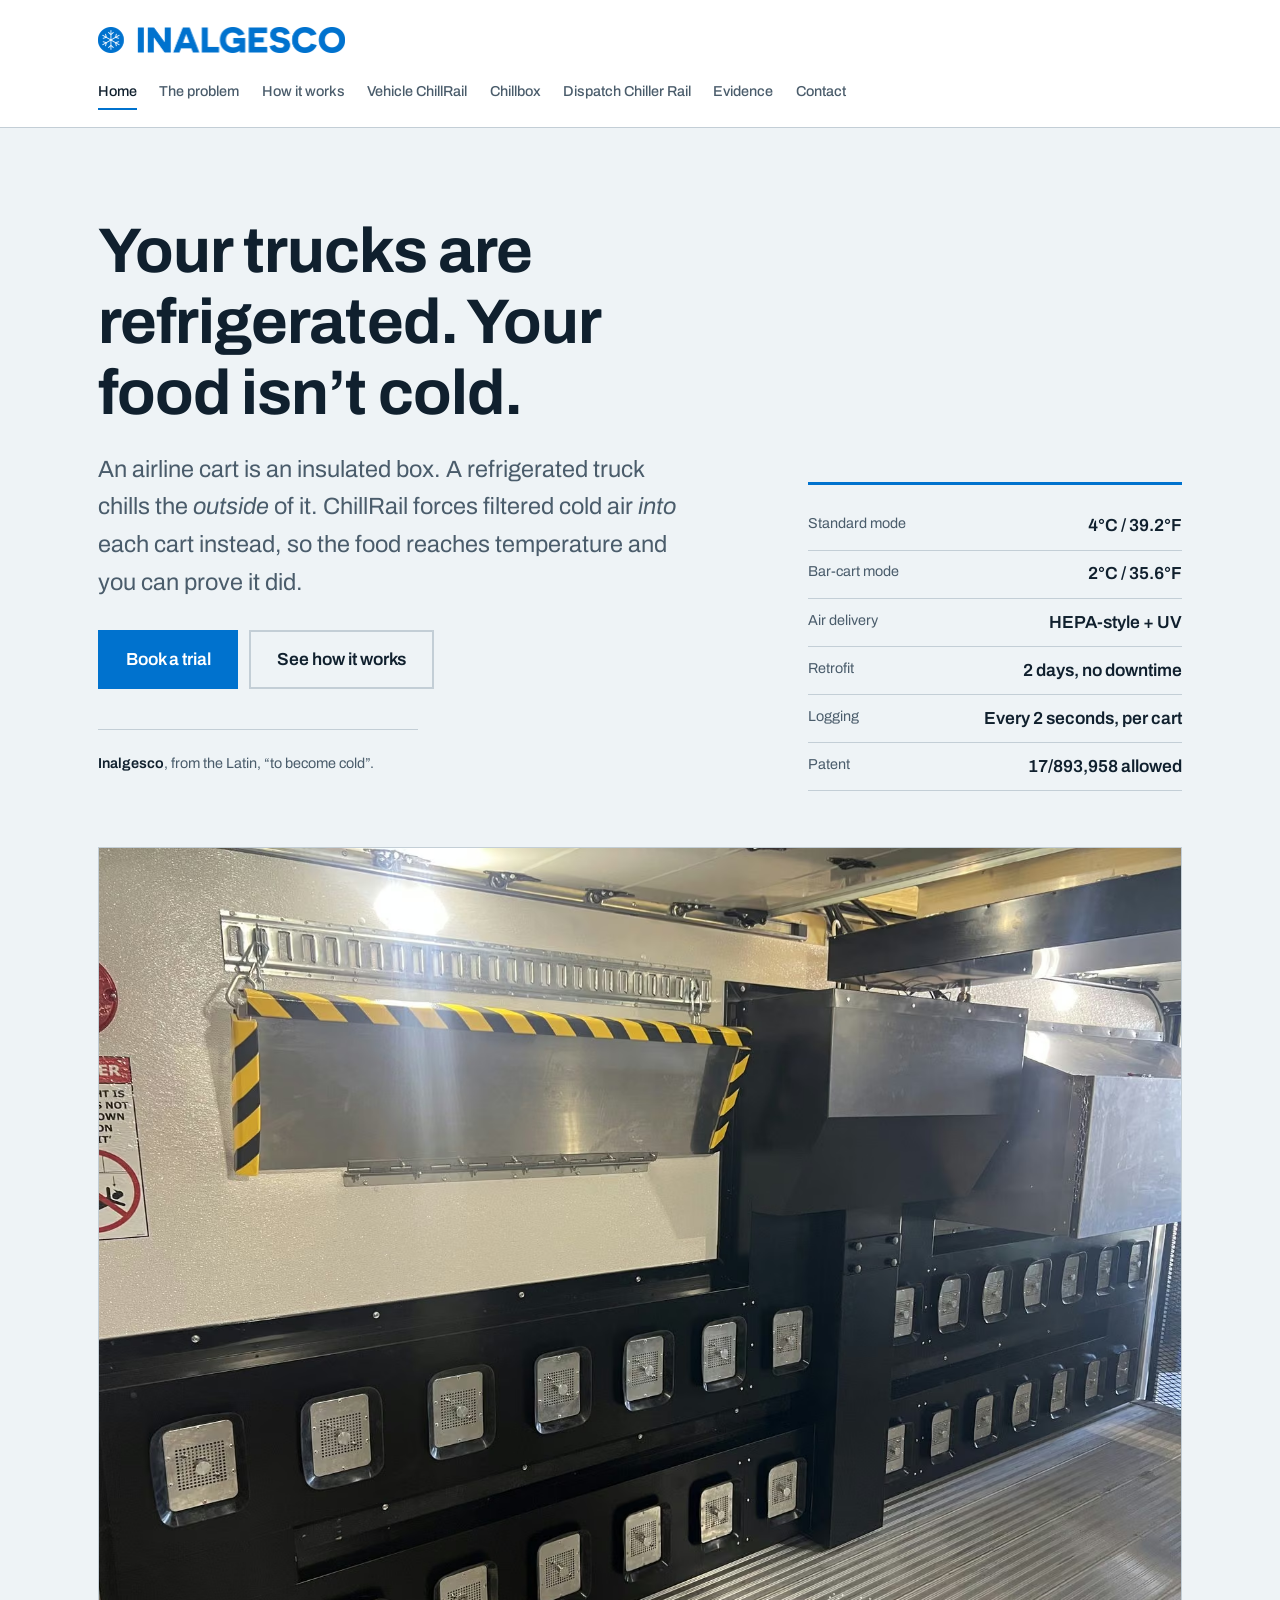
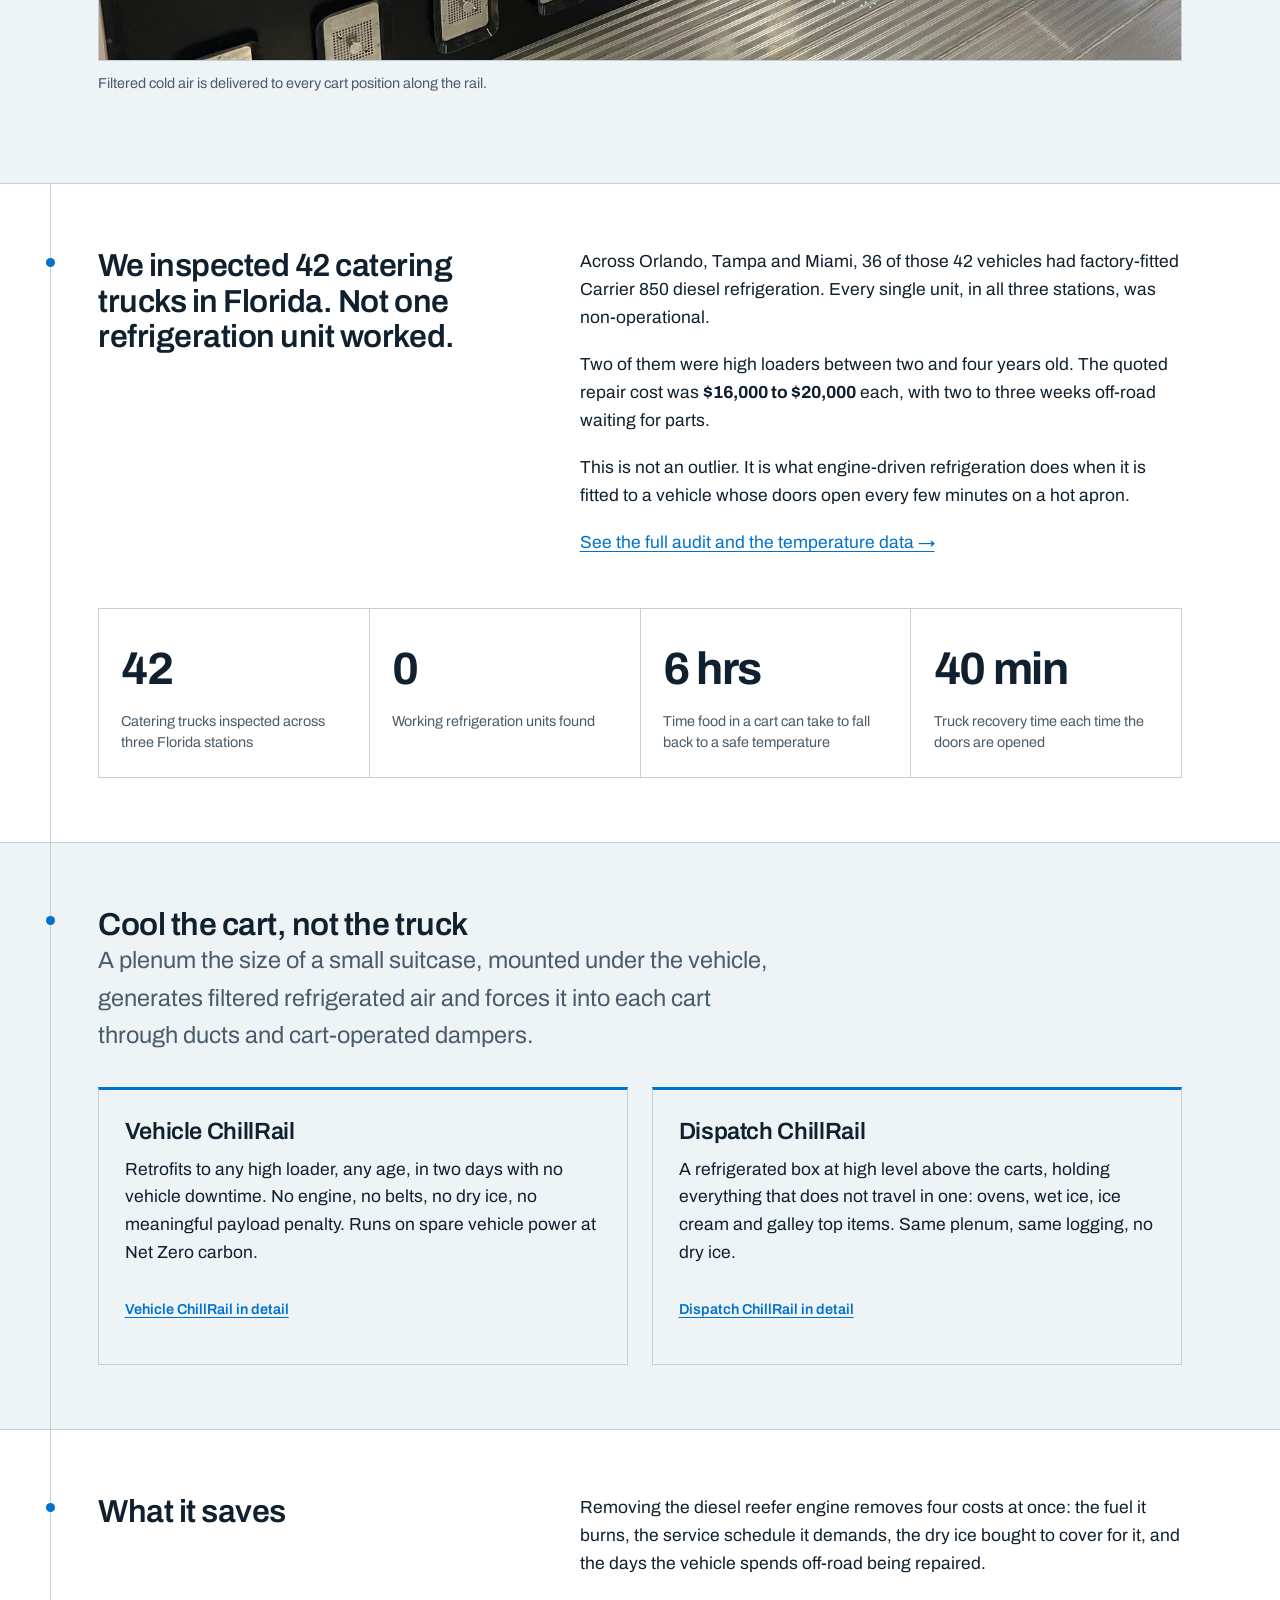
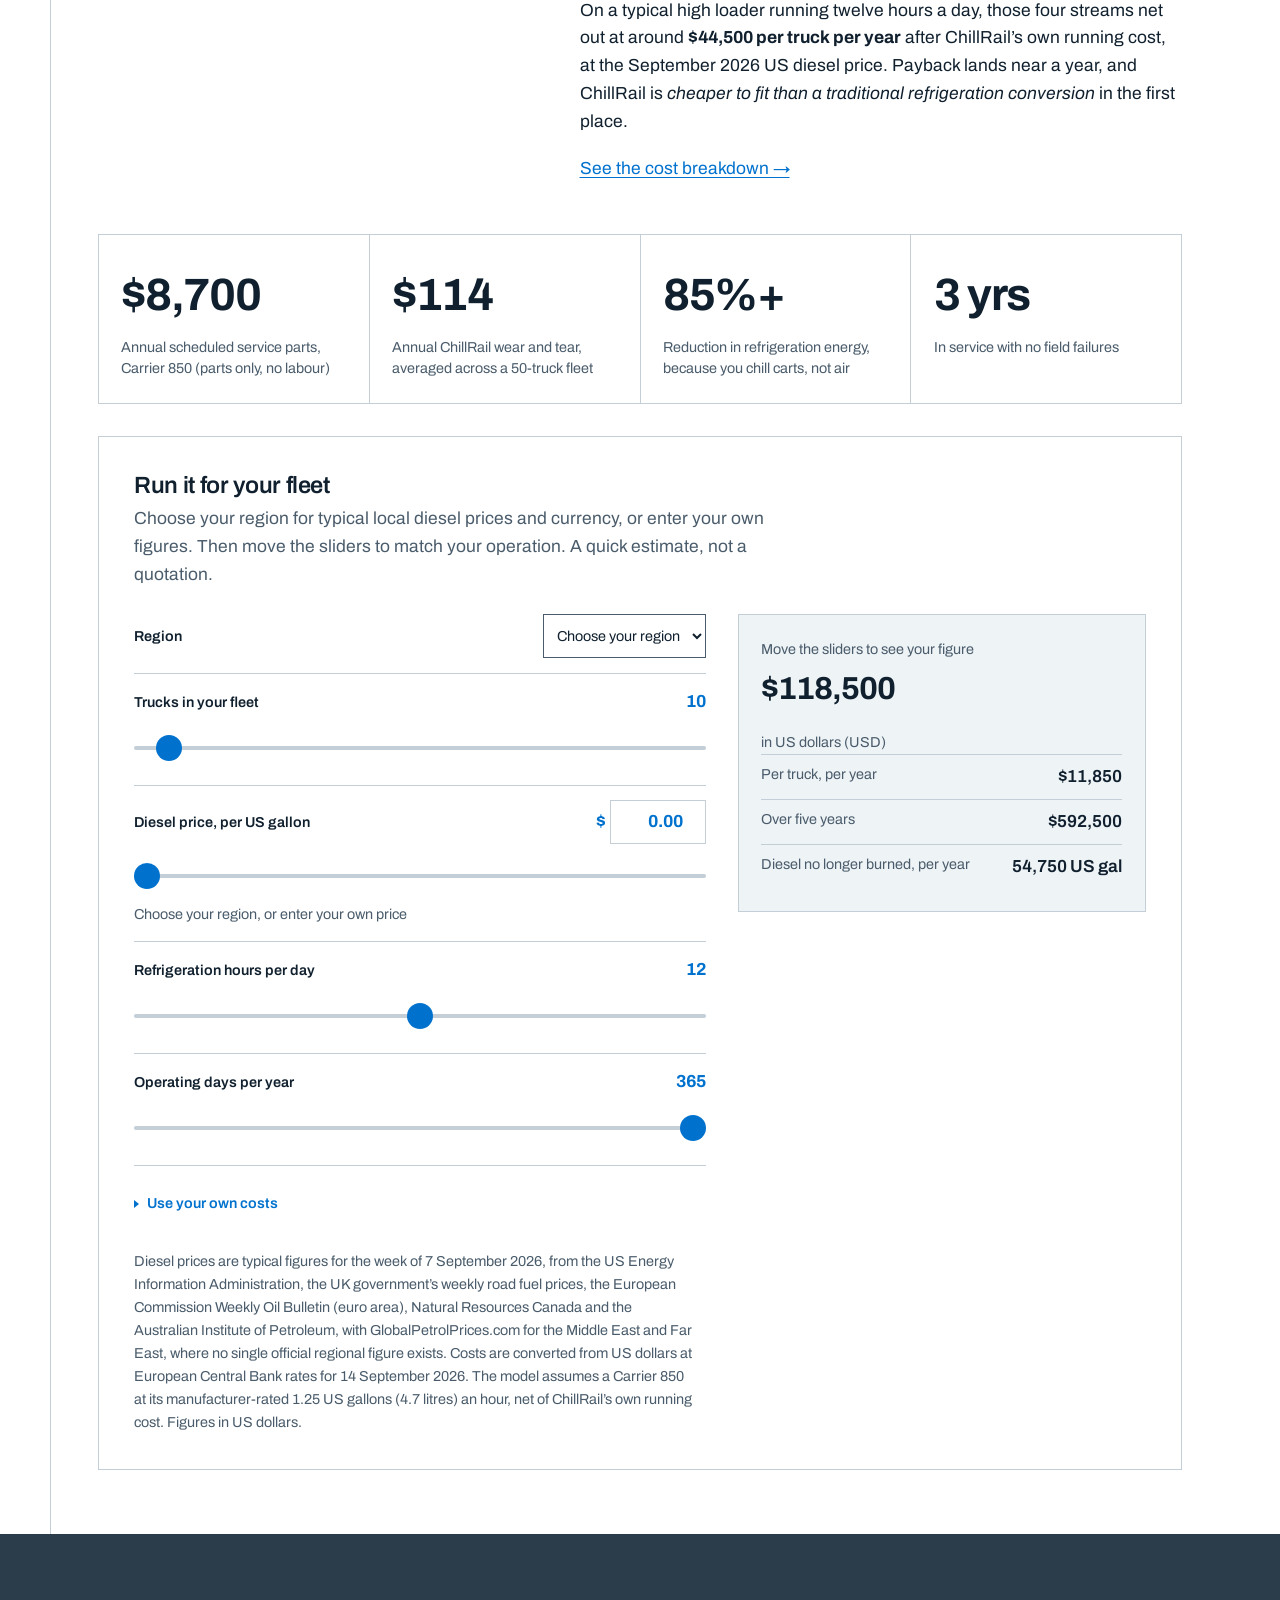
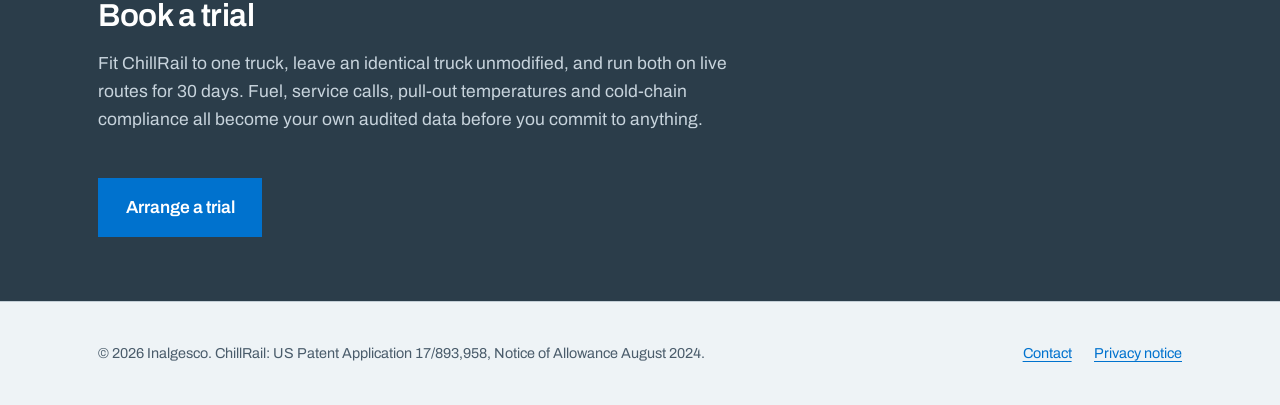
<file: index.html>
<!DOCTYPE html>
<html lang="en-GB">
<head>
<meta charset="utf-8">
<meta name="viewport" content="width=device-width, initial-scale=1">
<title>Inalgesco ChillRail: refrigeration that actually reaches the food</title>
<meta name="description" content="Refrigerated catering trucks chill the outside of an insulated cart. ChillRail forces filtered cold air into each cart directly. Retrofitted in two days, 85% less running cost, with per-cart temperature logging.">
<link rel="preconnect" href="https://fonts.googleapis.com">
<link rel="preconnect" href="https://fonts.gstatic.com" crossorigin>
<link href="https://fonts.googleapis.com/css2?family=Archivo:wght@400;500;600;700&display=swap" rel="stylesheet">
<link rel="icon" href="favicon-32.png" sizes="32x32">
<link rel="apple-touch-icon" href="favicon-180.png">
<link rel="stylesheet" href="styles.css?v=20260923135643">
</head>
<body>

<a class="skip" href="#main">Skip to main content</a>

<header class="masthead">
  <div class="wrap masthead__inner">
    <a class="logo" href="index.html">
      <img src="inalgesco-logo.png" alt="Inalgesco" width="989" height="104">
    </a>
        <button class="nav-toggle" type="button" aria-expanded="false"
            aria-controls="site-nav" aria-label="Menu">
      <span></span><span></span><span></span>
    </button>
    <nav class="nav" id="site-nav" aria-label="Main">
      <ul>
        <li><a href="index.html" aria-current="page">Home</a></li>
        <li><a href="the-problem.html">The problem</a></li>
        <li><a href="how-it-works.html">How it works</a></li>
        <li><a href="vehicle-chillrail.html">Vehicle ChillRail</a></li>
        <li><a href="dispatch-chillrail.html">Chillbox</a></li>
        <li><a href="dispatch-chiller-rail.html">Dispatch Chiller Rail</a></li>        <li><a href="evidence.html">Evidence</a></li>
        <li><a href="contact.html">Contact</a></li>
      </ul>
    </nav>
  </div>
</header>

<main id="main">

  <section class="hero">
    <div class="wrap hero__inner">
      <div>
        <h1>Your trucks are refrigerated. Your food isn&rsquo;t cold.</h1>
        <p class="hero__lede">An airline cart is an insulated box. A refrigerated truck chills the <em>outside</em> of it. ChillRail forces filtered cold air <em>into</em> each cart instead, so the food reaches temperature and you can prove it did.</p>
        <p class="hero__actions">
          <a class="button" href="contact.html">Book a trial</a>
          <a class="button button--ghost" href="how-it-works.html">See how it works</a>
        </p>
        <p class="hero__meaning"><b>Inalgesco</b>, from the Latin, &ldquo;to become cold&rdquo;.</p>
      </div>
      <div class="readout">
        <dl>
          <div><dt>Standard mode</dt><dd>4&deg;C / 39.2&deg;F</dd></div>
          <div><dt>Bar-cart mode</dt><dd>2&deg;C / 35.6&deg;F</dd></div>
          <div><dt>Air delivery</dt><dd>HEPA-style + UV</dd></div>
          <div><dt>Retrofit</dt><dd>2 days, no downtime</dd></div>
          <div><dt>Logging</dt><dd>Every 2 seconds, per cart</dd></div>
          <div><dt>Patent</dt><dd>17/893,958 allowed</dd></div>
        </dl>
      </div>
    </div>
    <div class="wrap">
      <figure class="hero__shot">
        <picture>
          <source type="image/avif" srcset="chillrail-damper-run-480.avif 480w, chillrail-damper-run-960.avif 960w, chillrail-damper-run-1600.avif 1600w" sizes="(min-width: 1180px) 1100px, 92vw">
          <source type="image/webp" srcset="chillrail-damper-run-480.webp 480w, chillrail-damper-run-960.webp 960w, chillrail-damper-run-1600.webp 1600w" sizes="(min-width: 1180px) 1100px, 92vw">
          <img src="chillrail-damper-run.jpg" srcset="chillrail-damper-run-480.jpg 480w, chillrail-damper-run-960.jpg 960w, chillrail-damper-run-1600.jpg 1600w" sizes="(min-width: 1180px) 1100px, 92vw" width="1600" height="1200" fetchpriority="high"
             alt="A run of ChillRail cart-operated dampers along the rail inside a catering high loader, each one feeding filtered cold air directly into a cart">
        </picture>
        <figcaption>Filtered cold air is delivered to every cart position along the rail.</figcaption>
      </figure>
    </div>
  </section>

  <section class="rail-section">
    <div class="wrap">
      <span class="rail-mark"></span>
      <div class="split split--lead">
        <div><h2>We inspected 42 catering trucks in Florida. Not one refrigeration unit worked.</h2></div>
        <div>
          <p>Across Orlando, Tampa and Miami, 36 of those 42 vehicles had factory-fitted Carrier 850 diesel refrigeration. Every single unit, in all three stations, was non-operational.</p>
          <p>Two of them were high loaders between two and four years old. The quoted repair cost was <strong>$16,000 to $20,000</strong> each, with two to three weeks off-road waiting for parts.</p>
          <p>This is not an outlier. It is what engine-driven refrigeration does when it is fitted to a vehicle whose doors open every few minutes on a hot apron.</p>
          <p><a href="evidence.html">See the full audit and the temperature data &rarr;</a></p>
        </div>
      </div>
      <div class="figures">
        <div class="figure"><span class="figure__value">42</span><span class="figure__label">Catering trucks inspected across three Florida stations</span></div>
        <div class="figure"><span class="figure__value">0</span><span class="figure__label">Working refrigeration units found</span></div>
        <div class="figure"><span class="figure__value">6 hrs</span><span class="figure__label">Time food in a cart can take to fall back to a safe temperature</span></div>
        <div class="figure"><span class="figure__value">40 min</span><span class="figure__label">Truck recovery time each time the doors are opened</span></div>
      </div>
    </div>
  </section>

  <section class="rail-section band-frost">
    <div class="wrap">
      <span class="rail-mark"></span>
      <h2>Cool the cart, not the truck</h2>
      <p class="lede">A plenum the size of a small suitcase, mounted under the vehicle, generates filtered refrigerated air and forces it into each cart through ducts and cart-operated dampers.</p>
      <div class="products">
        <article class="product">
          <h3>Vehicle ChillRail</h3>
          <p>Retrofits to any high loader, any age, in two days with no vehicle downtime. No engine, no belts, no dry ice, no meaningful payload penalty. Runs on spare vehicle power at Net Zero carbon.</p>
          <a class="product__link" href="vehicle-chillrail.html">Vehicle ChillRail in detail</a>
        </article>
        <article class="product">
          <h3>Dispatch ChillRail</h3>
          <p>A refrigerated box at high level above the carts, holding everything that does not travel in one: ovens, wet ice, ice cream and galley top items. Same plenum, same logging, no dry ice.</p>
          <a class="product__link" href="dispatch-chillrail.html">Dispatch ChillRail in detail</a>
        </article>
      </div>
    </div>
  </section>

  <section class="rail-section">
    <div class="wrap">
      <span class="rail-mark"></span>
      <div class="split split--lead">
        <div><h2>What it saves</h2></div>
        <div>
          <p>Removing the diesel reefer engine removes four costs at once: the fuel it burns, the service schedule it demands, the dry ice bought to cover for it, and the days the vehicle spends off-road being repaired.</p>
          <p>On a typical high loader running twelve hours a day, those four streams net out at around <strong>$44,500 per truck per year</strong> after ChillRail&rsquo;s own running cost, at the September 2026 US diesel price. Payback lands near a year, and ChillRail is <em>cheaper to fit than a traditional refrigeration conversion</em> in the first place.</p>
          <p><a href="evidence.html">See the cost breakdown &rarr;</a></p>
        </div>
      </div>
      <div class="figures">
        <div class="figure"><span class="figure__value">$8,700</span><span class="figure__label">Annual scheduled service parts, Carrier 850 (parts only, no labour)</span></div>
        <div class="figure"><span class="figure__value">$114</span><span class="figure__label">Annual ChillRail wear and tear, averaged across a 50-truck fleet</span></div>
        <div class="figure"><span class="figure__value">85%+</span><span class="figure__label">Reduction in refrigeration energy, because you chill carts, not air</span></div>
        <div class="figure"><span class="figure__value">3 yrs</span><span class="figure__label">In service with no field failures</span></div>
      </div>

      <div class="calc calc--quiet" id="savings-calculator">
        <h3>Run it for your fleet</h3>
        <p class="calc__intro">Choose your region for typical local diesel prices and currency, or enter your own figures. Then move the sliders to match your operation. A quick estimate, not a quotation.</p>
        <div class="calc__grid">
          <div class="calc__inputs">
            <div class="calc__field">
              <label for="calc-region">Region</label>
              <select id="calc-region">
                <option value="" selected>Choose your region</option>
                <option value="usa">USA</option>
                <option value="canada">Canada</option>
                <option value="uk">United Kingdom</option>
                <option value="europe">Europe</option>
                <option value="middle-east">Middle East</option>
                <option value="far-east">Far East</option>
                <option value="australasia">Australasia</option>
              </select>
            </div>
            <div class="calc__field">
              <label for="calc-trucks">Trucks in your fleet</label>
              <output id="calc-trucks-out" for="calc-trucks">10</output>
              <input id="calc-trucks" type="range" min="0" max="250" step="1" value="10">
            </div>
            <div class="calc__field">
              <label for="calc-diesel-num" id="calc-diesel-label">Diesel price, per US gallon</label>
              <span class="calc__price"><span class="calc__cur">$</span><input id="calc-diesel-num" type="number" inputmode="decimal" min="0" max="99" step="0.01" value="0.00"></span>
              <input id="calc-diesel" type="range" min="0" max="14.93" step="0.01" value="0" aria-labelledby="calc-diesel-label">
              <span class="calc__hint" id="calc-diesel-hint">Choose your region, or enter your own price</span>
            </div>
            <div class="calc__field">
              <label for="calc-hours">Refrigeration hours per day</label>
              <output id="calc-hours-out" for="calc-hours">12</output>
              <input id="calc-hours" type="range" min="0" max="24" step="1" value="12">
            </div>
            <div class="calc__field">
              <label for="calc-days">Operating days per year</label>
              <output id="calc-days-out" for="calc-days">365</output>
              <input id="calc-days" type="range" min="0" max="365" step="1" value="365">
            </div>
            <details class="calc__own" id="calc-own">
              <summary>Use your own costs</summary>
              <div class="calc__own-grid">
                <label for="calc-maint">Service parts, per truck per year</label>
                <span class="calc__price"><span class="calc__cur">$</span><input id="calc-maint" type="number" inputmode="numeric" min="0" step="100" value="8700"></span>
                <label for="calc-ice">Dry ice, per truck per year</label>
                <span class="calc__price"><span class="calc__cur">$</span><input id="calc-ice" type="number" inputmode="numeric" min="0" step="100" value="2000"></span>
                <label for="calc-disrupt">Off-road disruption, per truck per year</label>
                <span class="calc__price"><span class="calc__cur">$</span><input id="calc-disrupt" type="number" inputmode="numeric" min="0" step="100" value="2000"></span>
              </div>
            </details>
          </div>
          <div class="calc__result" aria-live="polite">
            <span class="calc__label">Estimated saving across your fleet, per year</span>
            <span class="calc__total" id="calc-total">$0</span>
            <dl class="calc__breakdown">
              <div><dt>Per truck, per year</dt><dd id="calc-per-truck">$0</dd></div>
              <div><dt>Over five years</dt><dd id="calc-five">$0</dd></div>
              <div><dt>Diesel no longer burned, per year</dt><dd id="calc-fuel">0 US gal</dd></div>
            </dl>
          </div>
        </div>
        <p class="calc__note">Diesel prices are typical figures for the week of 7 September 2026, from the US Energy Information Administration, the UK government&rsquo;s weekly road fuel prices, the European Commission Weekly Oil Bulletin (euro area), Natural Resources Canada and the Australian Institute of Petroleum, with GlobalPetrolPrices.com for the Middle East and Far East, where no single official regional figure exists. Costs are converted from US dollars at European Central Bank rates for 14 September 2026. The model assumes a Carrier 850 at its manufacturer-rated 1.25 US gallons (4.7 litres) an hour, net of ChillRail&rsquo;s own running cost. <span id="calc-cur-note">Figures in US dollars.</span></p>
      </div>
    </div>
  </section>

  <section class="cta-band">
    <div class="wrap">
      <h2>Book a trial</h2>
      <p>Fit ChillRail to one truck, leave an identical truck unmodified, and run both on live routes for 30 days. Fuel, service calls, pull-out temperatures and cold-chain compliance all become your own audited data before you commit to anything.</p>
      <a class="button" href="contact.html">Arrange a trial</a>
    </div>
  </section>

</main>

<footer class="footer">
  <div class="wrap footer__inner">
    <p>&copy; 2026 Inalgesco. ChillRail: US Patent Application 17/893,958, Notice of Allowance August 2024.</p>
    <ul>
      <li><a href="contact.html">Contact</a></li>
      <li><a href="privacy.html">Privacy notice</a></li>
    </ul>
  </div>
</footer>

<script>
/* Visitor measurement. No cookies, and nothing is stored on your device.
   Sends page, referrer, timestamps, and session ID to our own server; see privacy.html. */
(function(){try{
  var sid = sessionStorage.getItem('_vsid');
  if (!sid) {
    sid = 'v' + Math.random().toString(36).substr(2, 9) + Date.now();
    sessionStorage.setItem('_vsid', sid);
  }
  var arrival = parseInt(sessionStorage.getItem('_arrived') || Date.now());
  var now = Date.now();
  var d = JSON.stringify({
    p: location.pathname,
    t: document.title,
    r: document.referrer,
    s: sid,
    at: Math.floor(now / 1000),
    ad: arrival  // when did they arrive at this page
  });
  navigator.sendBeacon('https://berkeleyhome.net/ingest/visit', new Blob([d], {type:'text/plain'}));
  sessionStorage.setItem('_arrived', now);

  // Track when leaving this page to calculate dwell time
  window.addEventListener('beforeunload', function() {
    var left = Date.now();
    var beacon = JSON.stringify({
      p: location.pathname,
      s: sid,
      left: Math.floor(left / 1000)
    });
    navigator.sendBeacon('https://berkeleyhome.net/ingest/visit', new Blob([beacon], {type:'text/plain'}));
  });
}catch(e){}})();
</script>
<script src="calculator.js?v=20260923135643"></script>
<script src="nav.js?v=20260923135643"></script>
</body>
</html>
</file>
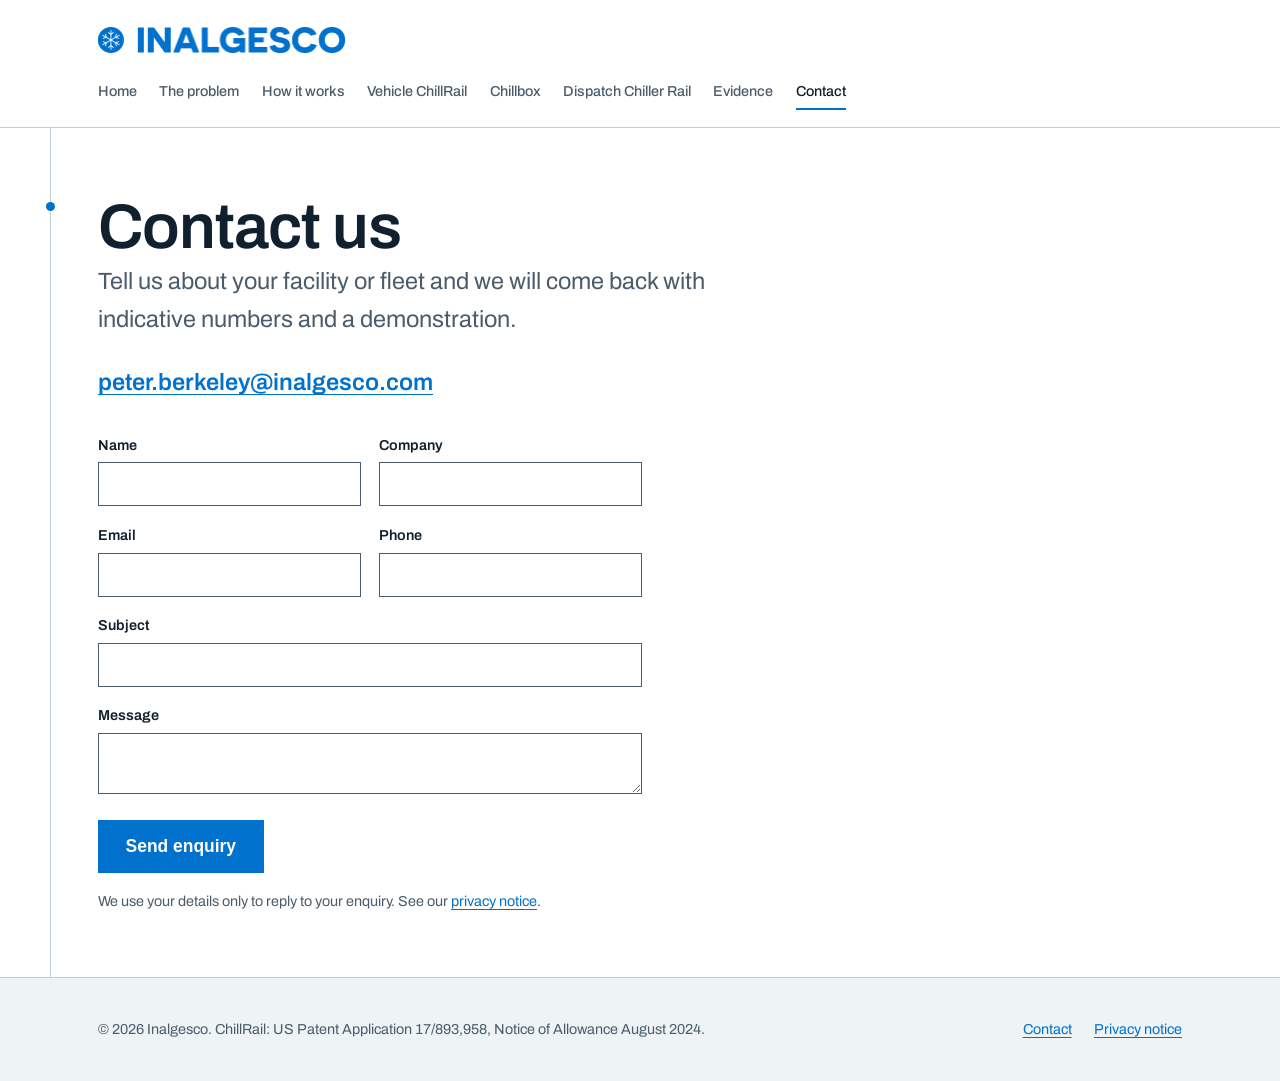
<file: contact.html>
<!DOCTYPE html>
<html lang="en-GB">
<head>
<meta charset="utf-8">
<meta name="viewport" content="width=device-width, initial-scale=1">
<title>Contact | Inalgesco</title>
<meta name="description" content="Contact Inalgesco to discuss ChillRail or arrange a trial for your flight kitchen or catering fleet.">
<link rel="preconnect" href="https://fonts.googleapis.com">
<link rel="preconnect" href="https://fonts.gstatic.com" crossorigin>
<link href="https://fonts.googleapis.com/css2?family=Archivo:wght@400;500;600;700&display=swap" rel="stylesheet">
<link rel="icon" href="favicon-32.png" sizes="32x32">
<link rel="apple-touch-icon" href="favicon-180.png">
<link rel="stylesheet" href="styles.css?v=20260923135643">
</head>
<body>

<a class="skip" href="#main">Skip to main content</a>

<header class="masthead">
  <div class="wrap masthead__inner">
    <a class="logo" href="index.html">
      <img src="inalgesco-logo.png" alt="Inalgesco" width="989" height="104">
    </a>
        <button class="nav-toggle" type="button" aria-expanded="false"
            aria-controls="site-nav" aria-label="Menu">
      <span></span><span></span><span></span>
    </button>
    <nav class="nav" id="site-nav" aria-label="Main">
      <ul>
        <li><a href="index.html">Home</a></li>
        <li><a href="the-problem.html">The problem</a></li>
        <li><a href="how-it-works.html">How it works</a></li>
        <li><a href="vehicle-chillrail.html">Vehicle ChillRail</a></li>
        <li><a href="dispatch-chillrail.html">Chillbox</a></li>
        <li><a href="dispatch-chiller-rail.html">Dispatch Chiller Rail</a></li>
        <li><a href="evidence.html">Evidence</a></li>
        <li><a href="contact.html" aria-current="page">Contact</a></li>
      </ul>
    </nav>
  </div>
</header>

<main id="main">

  <section class="rail-section">
    <div class="wrap">
      <span class="rail-mark"></span>
      <h1>Contact us</h1>
      <p class="lede">Tell us about your facility or fleet and we will come back with indicative numbers and a demonstration.</p>

      <p style="margin-top:1.6rem">
        <a href="mailto:peter.berkeley@inalgesco.com" style="font-size:var(--step-1);font-weight:600">peter.berkeley@inalgesco.com</a>
      </p>

      <form class="form" action="https://formspree.io/f/maeyvewz" method="POST">
        <div>
          <label for="name">Name</label>
          <input id="name" name="name" type="text" autocomplete="name" required>
        </div>
        <div>
          <label for="company">Company</label>
          <input id="company" name="company" type="text" autocomplete="organization">
        </div>
        <div>
          <label for="email">Email</label>
          <input id="email" name="email" type="email" autocomplete="email" required>
        </div>
        <div>
          <label for="phone">Phone</label>
          <input id="phone" name="phone" type="tel" autocomplete="tel">
        </div>
        <div class="form__row--full">
          <label for="subject">Subject</label>
          <input id="subject" name="subject" type="text">
        </div>
        <div class="form__row--full">
          <label for="message">Message</label>
          <textarea id="message" name="message" required></textarea>
        </div>
        <div class="form__row--full">
          <button class="button" type="submit" style="margin-top:0">Send enquiry</button>
        </div>
        <p class="form__note">We use your details only to reply to your enquiry. See our <a href="privacy.html">privacy notice</a>.</p>
      </form>
    </div>
  </section>

</main>

<footer class="footer">
  <div class="wrap footer__inner">
    <p>&copy; 2026 Inalgesco. ChillRail: US Patent Application 17/893,958, Notice of Allowance August 2024.</p>
    <ul>
      <li><a href="contact.html">Contact</a></li>
      <li><a href="privacy.html">Privacy notice</a></li>
    </ul>
  </div>
</footer>

<script>
/* Visitor measurement. No cookies, and nothing is stored on your device.
   Sends page, referrer, timestamps, and session ID to our own server; see privacy.html. */
(function(){try{
  var sid = sessionStorage.getItem("_vsid");
  if (!sid) {
    sid = "v" + Math.random().toString(36).substr(2, 9) + Date.now();
    sessionStorage.setItem("_vsid", sid);
  }
  var arrival = parseInt(sessionStorage.getItem("_arrived") || Date.now());
  var now = Date.now();
  var d = JSON.stringify({
    p: location.pathname,
    t: document.title,
    r: document.referrer,
    s: sid,
    at: Math.floor(now / 1000),
    ad: arrival
  });
  navigator.sendBeacon("https://berkeleyhome.net/ingest/visit", new Blob([d], {type:"text/plain"}));
  sessionStorage.setItem("_arrived", now);
  
  window.addEventListener("beforeunload", function() {
    var left = Date.now();
    var beacon = JSON.stringify({
      p: location.pathname,
      s: sid,
      left: Math.floor(left / 1000)
    });
    navigator.sendBeacon("https://berkeleyhome.net/ingest/visit", new Blob([beacon], {type:"text/plain"}));
  });
}catch(e){}})();
</script><script src="nav.js?v=20260923135643"></script>
</body>
</html>
</file>
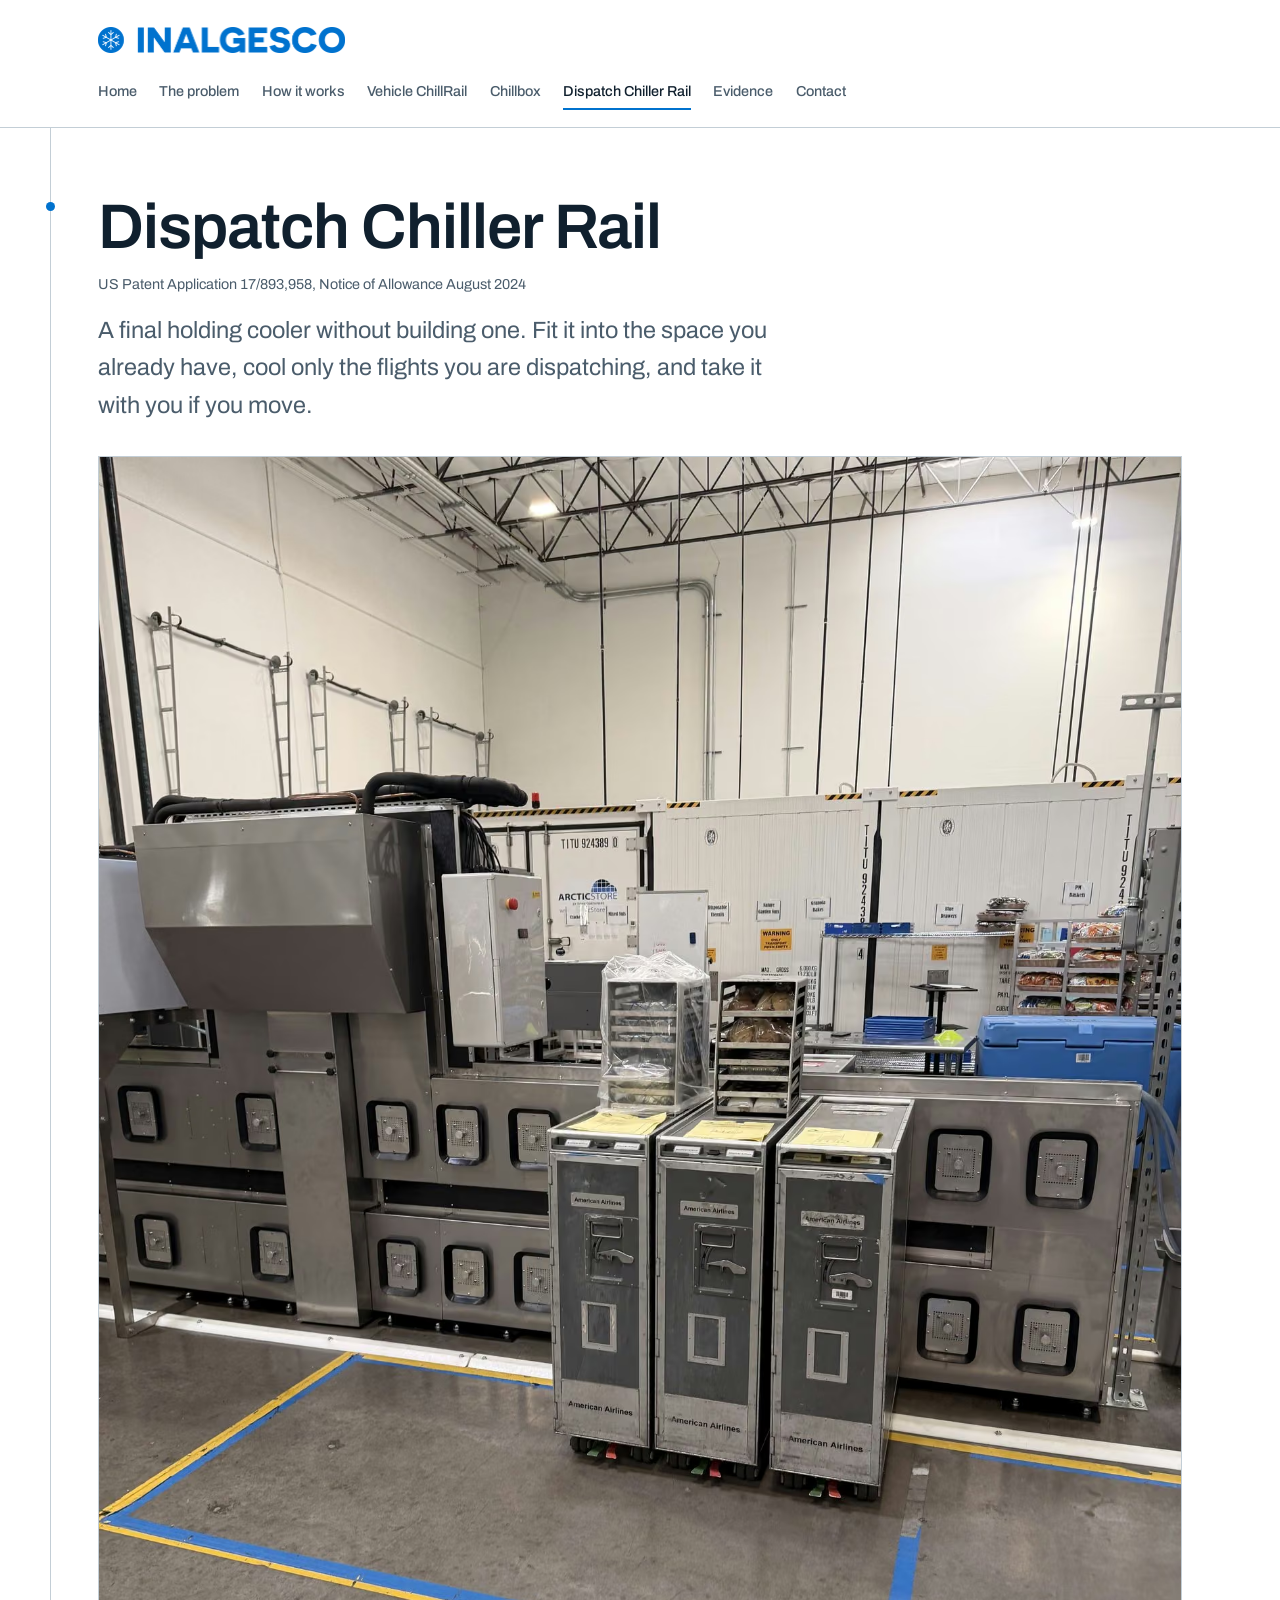
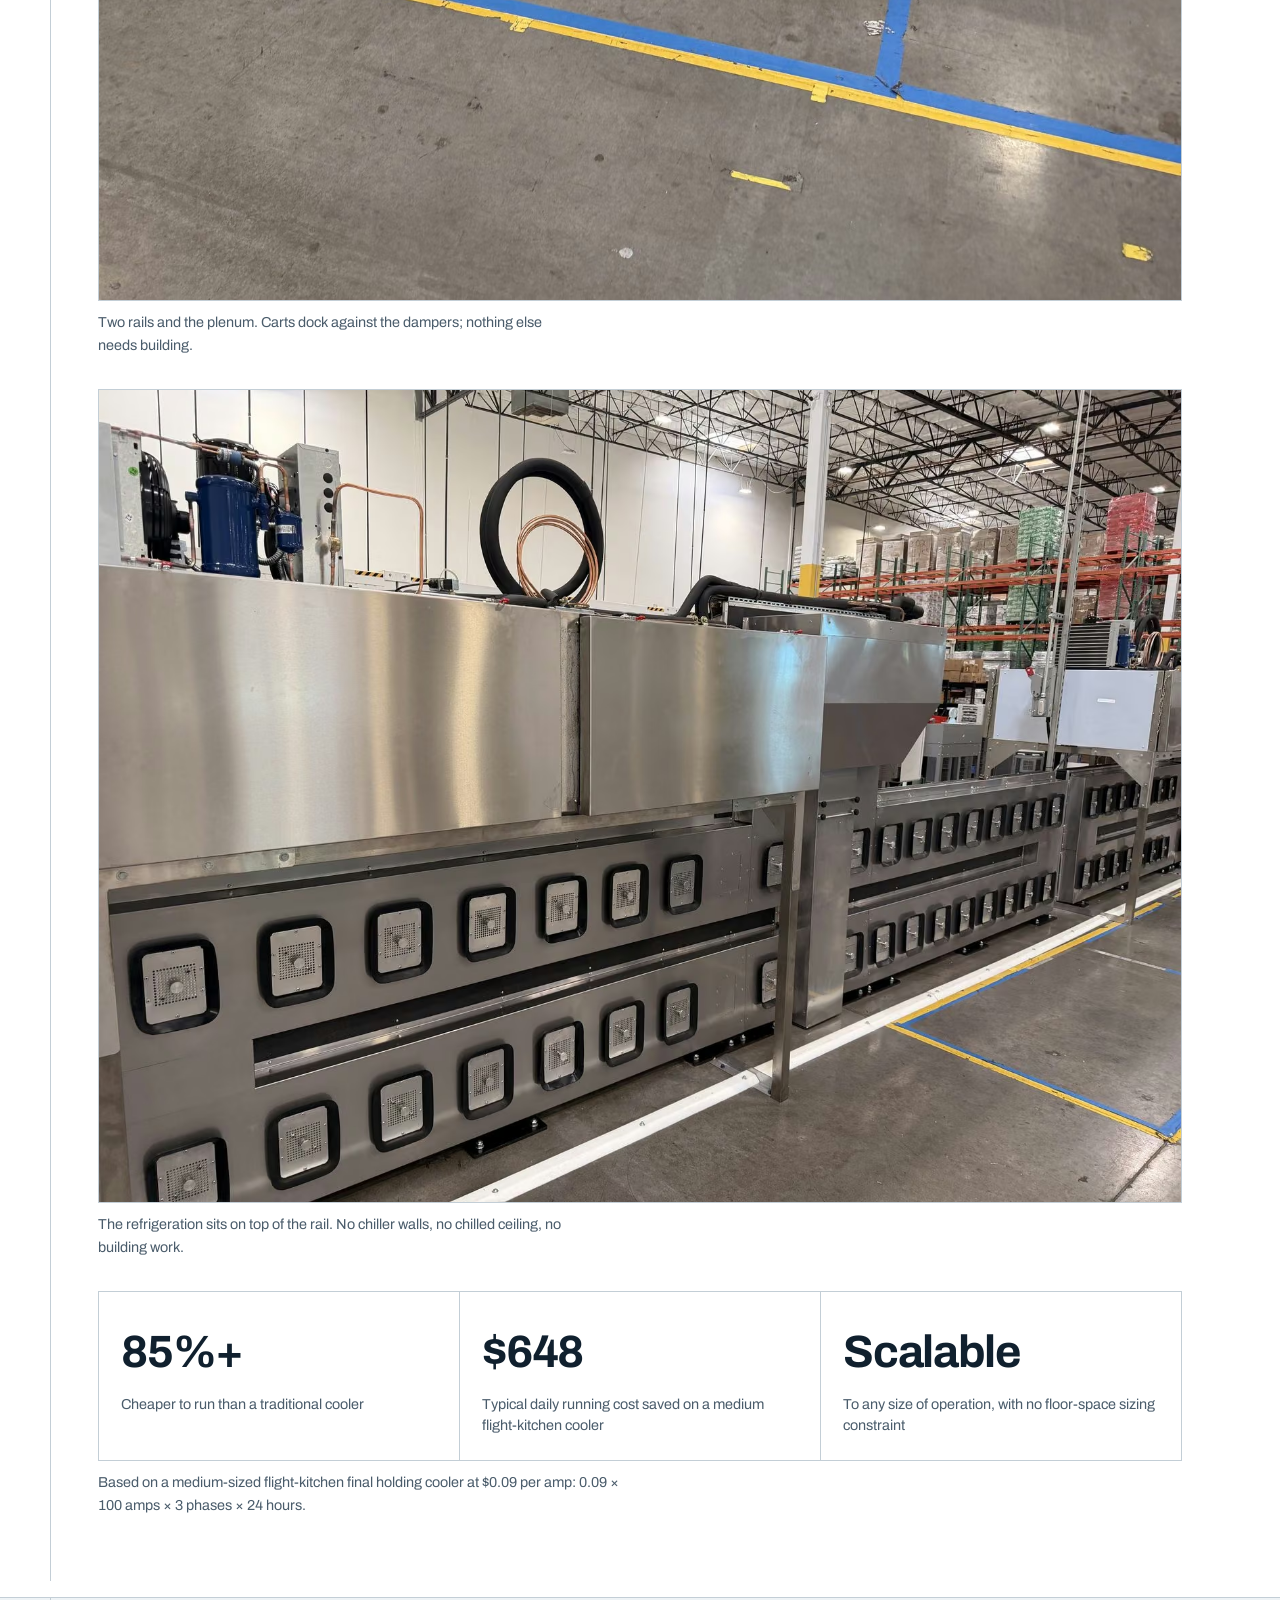
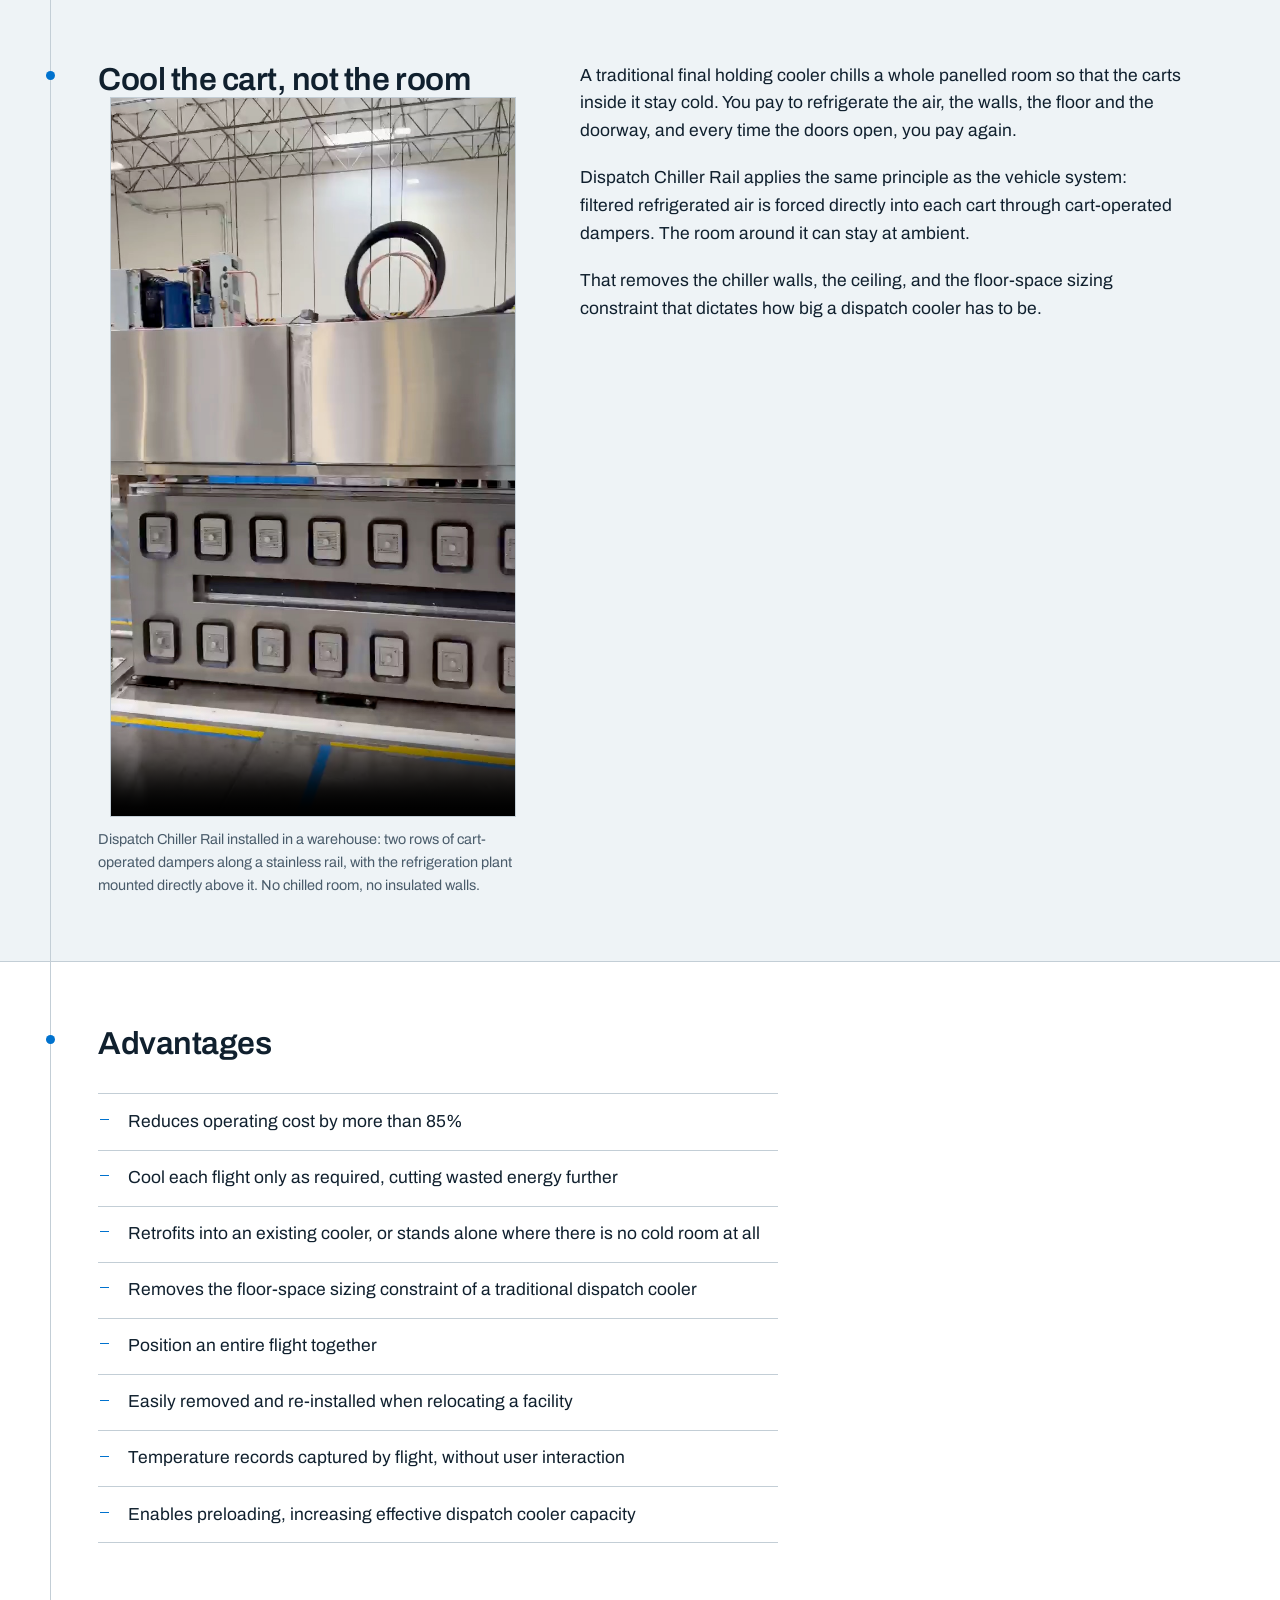
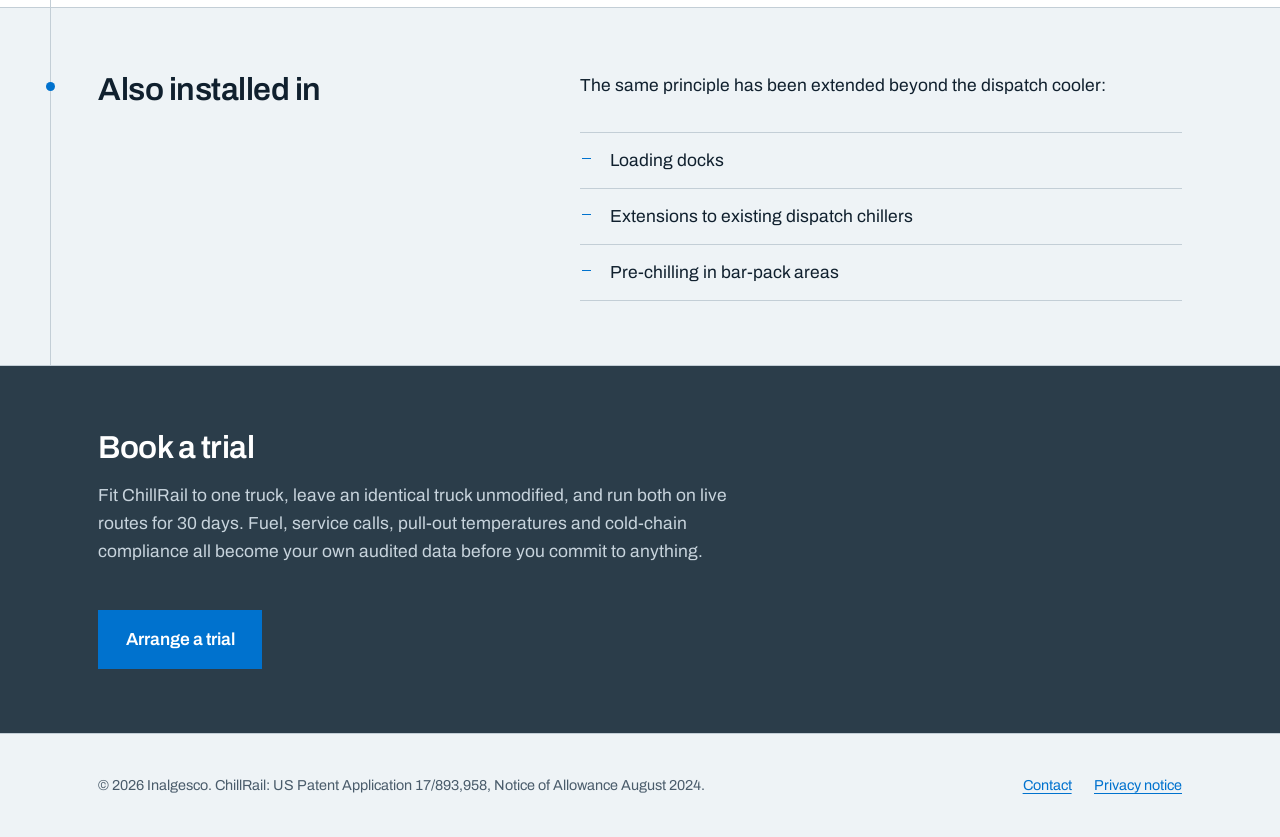
<file: dispatch-chiller-rail.html>
<!DOCTYPE html>
<html lang="en-GB">
<head>
<meta charset="utf-8">
<meta name="viewport" content="width=device-width, initial-scale=1">
<title>Dispatch Chiller Rail: a final holding cooler without building one</title>
<meta name="description" content="Dispatch Chiller Rail turns unrefrigerated warehouse space into a final holding cooler with no chiller walls or ceilings, cooling only the flights being dispatched.">
<link rel="preconnect" href="https://fonts.googleapis.com">
<link rel="preconnect" href="https://fonts.gstatic.com" crossorigin>
<link href="https://fonts.googleapis.com/css2?family=Archivo:wght@400;500;600;700&display=swap" rel="stylesheet">
<link rel="icon" href="favicon-32.png" sizes="32x32">
<link rel="apple-touch-icon" href="favicon-180.png">
<link rel="stylesheet" href="styles.css?v=20260923135643">
</head>
<body>

<a class="skip" href="#main">Skip to main content</a>

<header class="masthead">
  <div class="wrap masthead__inner">
    <a class="logo" href="index.html">
      <img src="inalgesco-logo.png" alt="Inalgesco" width="989" height="104">
    </a>
        <button class="nav-toggle" type="button" aria-expanded="false"
            aria-controls="site-nav" aria-label="Menu">
      <span></span><span></span><span></span>
    </button>
    <nav class="nav" id="site-nav" aria-label="Main">
      <ul>
        <li><a href="index.html">Home</a></li>
        <li><a href="the-problem.html">The problem</a></li>
        <li><a href="how-it-works.html">How it works</a></li>
        <li><a href="vehicle-chillrail.html">Vehicle ChillRail</a></li>
        <li><a href="dispatch-chillrail.html">Chillbox</a></li>
        <li><a href="dispatch-chiller-rail.html" aria-current="page">Dispatch Chiller Rail</a></li>        <li><a href="evidence.html">Evidence</a></li>
        <li><a href="contact.html">Contact</a></li>
      </ul>
    </nav>
  </div>
</header>

<main id="main">
  <section class="rail-section">
    <div class="wrap">
      <span class="rail-mark"></span>
      <h1>Dispatch Chiller Rail</h1>
      <p class="patent">US Patent Application 17/893,958, Notice of Allowance August 2024</p>
      <p class="lede">A final holding cooler without building one. Fit it into the space you already have, cool only the flights you are dispatching, and take it with you if you move.</p>

      <figure class="shot">
        <picture>
          <source type="image/avif" srcset="dispatch-chiller-rail-carts-480.avif 480w, dispatch-chiller-rail-carts-960.avif 960w, dispatch-chiller-rail-carts-1600.avif 1600w" sizes="(min-width: 1180px) 1100px, 92vw">
          <source type="image/webp" srcset="dispatch-chiller-rail-carts-480.webp 480w, dispatch-chiller-rail-carts-960.webp 960w, dispatch-chiller-rail-carts-1600.webp 1600w" sizes="(min-width: 1180px) 1100px, 92vw">
          <img src="dispatch-chiller-rail-carts.jpg" srcset="dispatch-chiller-rail-carts-480.jpg 480w, dispatch-chiller-rail-carts-960.jpg 960w, dispatch-chiller-rail-carts-1600.jpg 1600w" sizes="(min-width: 1180px) 1100px, 92vw" width="1600" height="2133" alt="Dispatch Chiller Rail installed in a catering warehouse with airline carts docked against the rail and the refrigeration plenum above" loading="lazy">
        </picture>
        <figcaption>Two rails and the plenum. Carts dock against the dampers; nothing else needs building.</figcaption>
      </figure>

      <figure class="shot">
        <picture>
          <source type="image/avif" srcset="dispatch-chiller-rail-warehouse-480.avif 480w, dispatch-chiller-rail-warehouse-960.avif 960w, dispatch-chiller-rail-warehouse-1600.avif 1600w" sizes="(min-width: 1180px) 1100px, 92vw">
          <source type="image/webp" srcset="dispatch-chiller-rail-warehouse-480.webp 480w, dispatch-chiller-rail-warehouse-960.webp 960w, dispatch-chiller-rail-warehouse-1600.webp 1600w" sizes="(min-width: 1180px) 1100px, 92vw">
          <img src="dispatch-chiller-rail-warehouse.jpg" srcset="dispatch-chiller-rail-warehouse-480.jpg 480w, dispatch-chiller-rail-warehouse-960.jpg 960w, dispatch-chiller-rail-warehouse-1600.jpg 1600w" sizes="(min-width: 1180px) 1100px, 92vw" width="1600" height="1200" alt="Dispatch Chiller Rail run along a warehouse floor, showing the stainless plenum, the condensing units mounted on top and a double row of cart-operated dampers" loading="lazy">
        </picture>
        <figcaption>The refrigeration sits on top of the rail. No chiller walls, no chilled ceiling, no building work.</figcaption>
      </figure>

      <div class="figures">
        <div class="figure"><span class="figure__value">85%+</span><span class="figure__label">Cheaper to run than a traditional cooler</span></div>
        <div class="figure"><span class="figure__value">$648</span><span class="figure__label">Typical daily running cost saved on a medium flight-kitchen cooler</span></div>
        <div class="figure"><span class="figure__value">Scalable</span><span class="figure__label">To any size of operation, with no floor-space sizing constraint</span></div>
      </div>
      <p class="patent">Based on a medium-sized flight-kitchen final holding cooler at $0.09 per amp: 0.09 &times; 100 amps &times; 3 phases &times; 24 hours.</p>
    </div>
  </section>

  <section class="rail-section band-frost">
    <div class="wrap">
      <span class="rail-mark"></span>
      <div class="split split--lead">
        <div><h2>Cool the cart, not the room</h2>
      <figure class="shot shot--portrait">
        <video src="chillrail-warehouse.mp4" poster="chillrail-warehouse-poster.jpg"
               width="720" height="1280" controls preload="none" playsinline></video>
        <figcaption>Dispatch Chiller Rail installed in a warehouse: two rows of cart-operated dampers along a stainless rail, with the refrigeration plant mounted directly above it. No chilled room, no insulated walls.</figcaption>
      </figure></div>
        <div>
          <p>A traditional final holding cooler chills a whole panelled room so that the carts inside it stay cold. You pay to refrigerate the air, the walls, the floor and the doorway, and every time the doors open, you pay again.</p>
          <p>Dispatch Chiller Rail applies the same principle as the vehicle system: filtered refrigerated air is forced directly into each cart through cart-operated dampers. The room around it can stay at ambient.</p>
          <p>That removes the chiller walls, the ceiling, and the floor-space sizing constraint that dictates how big a dispatch cooler has to be.</p>
        </div>
      </div>
    </div>
  </section>

  <section class="rail-section">
    <div class="wrap">
      <span class="rail-mark"></span>
      <h2>Advantages</h2>
      <ul class="benefits">
        <li>Reduces operating cost by more than 85%</li>
        <li>Cool each flight only as required, cutting wasted energy further</li>
        <li>Retrofits into an existing cooler, or stands alone where there is no cold room at all</li>
        <li>Removes the floor-space sizing constraint of a traditional dispatch cooler</li>
        <li>Position an entire flight together</li>
        <li>Easily removed and re-installed when relocating a facility</li>
        <li>Temperature records captured by flight, without user interaction</li>
        <li>Enables preloading, increasing effective dispatch cooler capacity</li>
      </ul>
    </div>
  </section>

  <section class="rail-section band-frost">
    <div class="wrap">
      <span class="rail-mark"></span>
      <div class="split split--lead">
        <div><h2>Also installed in</h2></div>
        <div>
          <p>The same principle has been extended beyond the dispatch cooler:</p>
          <ul class="benefits">
            <li>Loading docks</li>
            <li>Extensions to existing dispatch chillers</li>
            <li>Pre-chilling in bar-pack areas</li>
          </ul>
        </div>
      </div>
    </div>
  </section>

  <section class="cta-band">
    <div class="wrap">
      <h2>Book a trial</h2>
      <p>Fit ChillRail to one truck, leave an identical truck unmodified, and run both on live routes for 30 days. Fuel, service calls, pull-out temperatures and cold-chain compliance all become your own audited data before you commit to anything.</p>
      <a class="button" href="contact.html">Arrange a trial</a>
    </div>
  </section>

</main>

<footer class="footer">
  <div class="wrap footer__inner">
    <p>&copy; 2026 Inalgesco. ChillRail: US Patent Application 17/893,958, Notice of Allowance August 2024.</p>
    <ul>
      <li><a href="contact.html">Contact</a></li>
      <li><a href="privacy.html">Privacy notice</a></li>
    </ul>
  </div>
</footer>

<script>
/* Visitor measurement. No cookies, and nothing is stored on your device.
   Sends page, referrer, timestamps, and session ID to our own server; see privacy.html. */
(function(){try{
  var sid = sessionStorage.getItem("_vsid");
  if (!sid) {
    sid = "v" + Math.random().toString(36).substr(2, 9) + Date.now();
    sessionStorage.setItem("_vsid", sid);
  }
  var arrival = parseInt(sessionStorage.getItem("_arrived") || Date.now());
  var now = Date.now();
  var d = JSON.stringify({
    p: location.pathname,
    t: document.title,
    r: document.referrer,
    s: sid,
    at: Math.floor(now / 1000),
    ad: arrival
  });
  navigator.sendBeacon("https://berkeleyhome.net/ingest/visit", new Blob([d], {type:"text/plain"}));
  sessionStorage.setItem("_arrived", now);
  
  window.addEventListener("beforeunload", function() {
    var left = Date.now();
    var beacon = JSON.stringify({
      p: location.pathname,
      s: sid,
      left: Math.floor(left / 1000)
    });
    navigator.sendBeacon("https://berkeleyhome.net/ingest/visit", new Blob([beacon], {type:"text/plain"}));
  });
}catch(e){}})();
</script><script src="nav.js?v=20260923135643"></script>
</body>
</html>
</file>
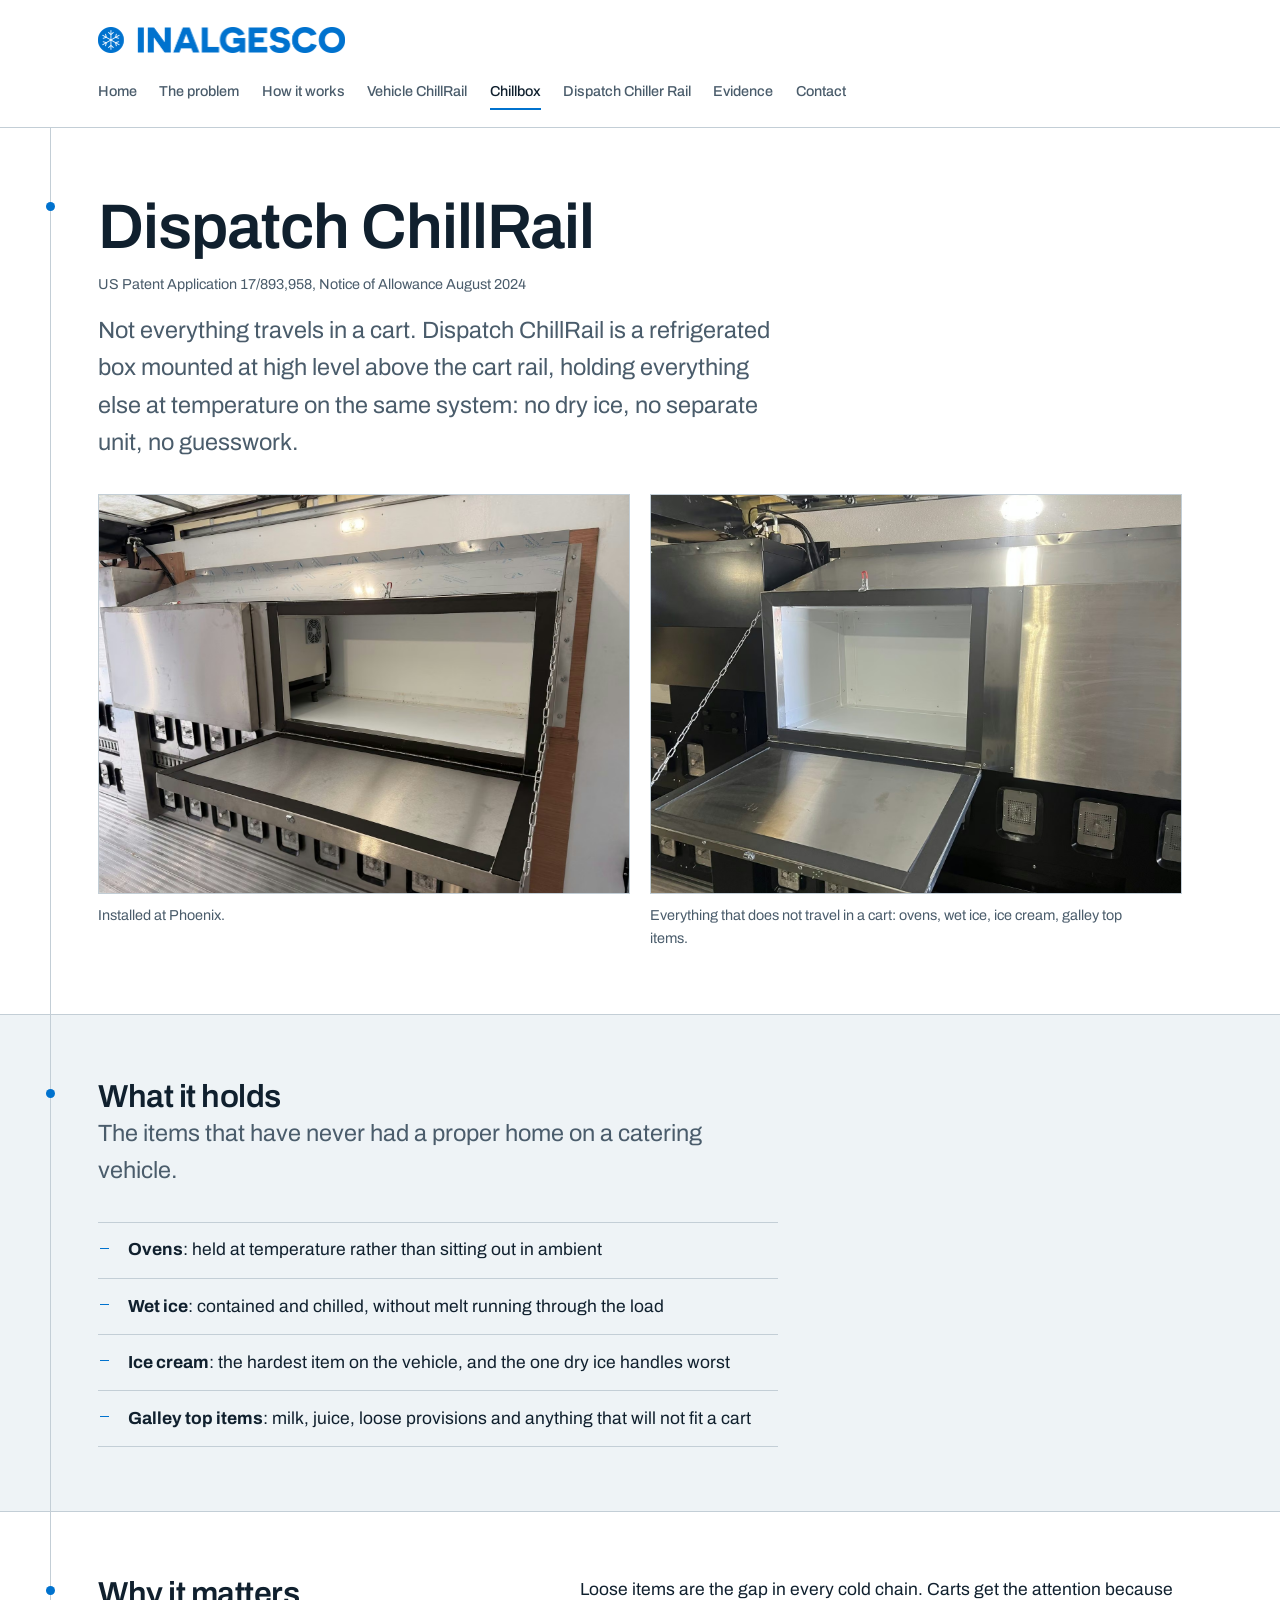
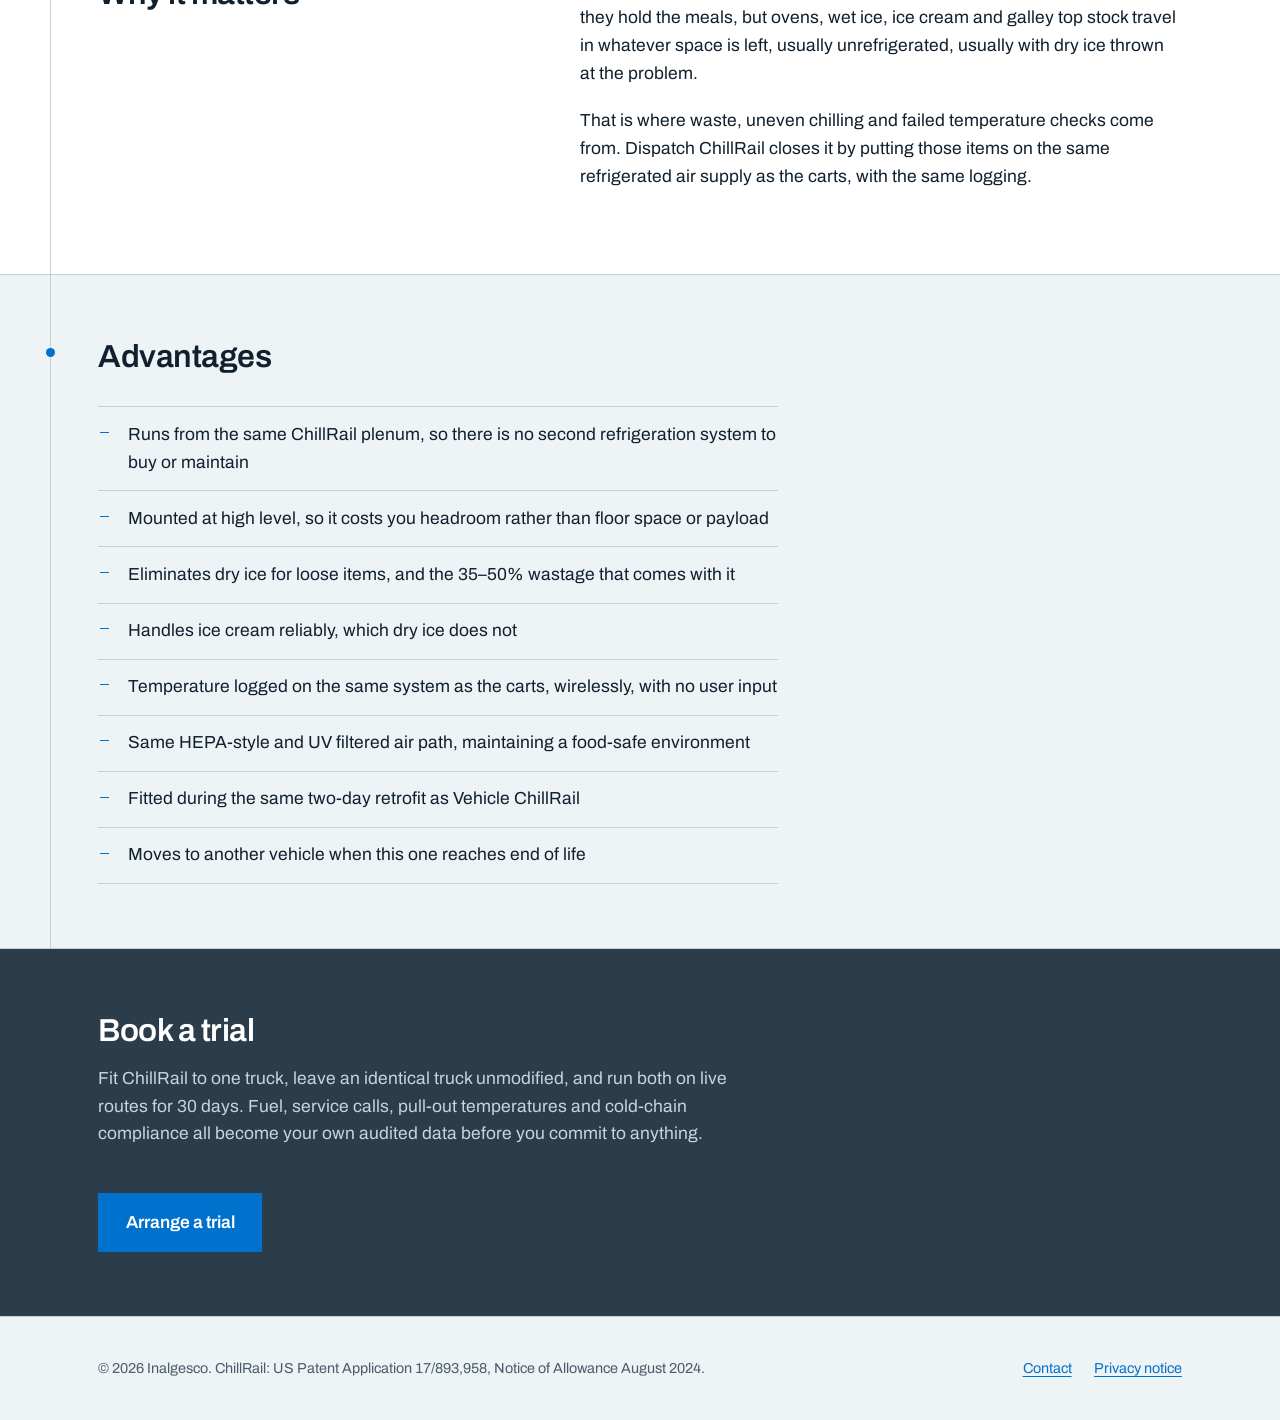
<file: dispatch-chillrail.html>
<!DOCTYPE html>
<html lang="en-GB">
<head>
<meta charset="utf-8">
<meta name="viewport" content="width=device-width, initial-scale=1">
<title>Dispatch ChillRail: refrigerated storage for everything not in a cart</title>
<meta name="description" content="Dispatch ChillRail is a refrigerated box mounted at high level above the carts, holding ovens, wet ice, ice cream and galley top items at temperature on the same system.">
<link rel="preconnect" href="https://fonts.googleapis.com">
<link rel="preconnect" href="https://fonts.gstatic.com" crossorigin>
<link href="https://fonts.googleapis.com/css2?family=Archivo:wght@400;500;600;700&display=swap" rel="stylesheet">
<link rel="icon" href="favicon-32.png" sizes="32x32">
<link rel="apple-touch-icon" href="favicon-180.png">
<link rel="stylesheet" href="styles.css?v=20260923135643">
</head>
<body>

<a class="skip" href="#main">Skip to main content</a>

<header class="masthead">
  <div class="wrap masthead__inner">
    <a class="logo" href="index.html">
      <img src="inalgesco-logo.png" alt="Inalgesco" width="989" height="104">
    </a>
        <button class="nav-toggle" type="button" aria-expanded="false"
            aria-controls="site-nav" aria-label="Menu">
      <span></span><span></span><span></span>
    </button>
    <nav class="nav" id="site-nav" aria-label="Main">
      <ul>
        <li><a href="index.html">Home</a></li>
        <li><a href="the-problem.html">The problem</a></li>
        <li><a href="how-it-works.html">How it works</a></li>
        <li><a href="vehicle-chillrail.html">Vehicle ChillRail</a></li>
        <li><a href="dispatch-chillrail.html" aria-current="page">Chillbox</a></li>
        <li><a href="dispatch-chiller-rail.html">Dispatch Chiller Rail</a></li>
        <li><a href="evidence.html">Evidence</a></li>
        <li><a href="contact.html">Contact</a></li>
      </ul>
    </nav>
  </div>
</header>

<main id="main">
  <section class="rail-section">
    <div class="wrap">
      <span class="rail-mark"></span>
      <h1>Dispatch ChillRail</h1>
      <p class="patent">US Patent Application 17/893,958, Notice of Allowance August 2024</p>
      <p class="lede">Not everything travels in a cart. Dispatch ChillRail is a refrigerated box mounted at high level above the cart rail, holding everything else at temperature on the same system: no dry ice, no separate unit, no guesswork.</p>

      <div class="shots">
        <figure class="shot">
          <picture>
            <source type="image/avif" srcset="dispatch-chillrail-box-phoenix-480.avif 480w, dispatch-chillrail-box-phoenix-960.avif 960w, dispatch-chillrail-box-phoenix-1600.avif 1600w" sizes="(min-width: 1180px) 1100px, 92vw">
            <source type="image/webp" srcset="dispatch-chillrail-box-phoenix-480.webp 480w, dispatch-chillrail-box-phoenix-960.webp 960w, dispatch-chillrail-box-phoenix-1600.webp 1600w" sizes="(min-width: 1180px) 1100px, 92vw">
            <img src="dispatch-chillrail-box-phoenix.jpg" srcset="dispatch-chillrail-box-phoenix-480.jpg 480w, dispatch-chillrail-box-phoenix-960.jpg 960w, dispatch-chillrail-box-phoenix-1600.jpg 1600w" sizes="(min-width: 1180px) 1100px, 92vw" width="1600" height="1200" alt="Dispatch ChillRail refrigerated box mounted above the cart rail with the front panel lowered, showing the insulated interior" loading="lazy">
          </picture>
          <figcaption>Installed at Phoenix.</figcaption>
        </figure>
        <figure class="shot">
          <picture>
            <source type="image/avif" srcset="dispatch-chillrail-box-open-480.avif 480w, dispatch-chillrail-box-open-960.avif 960w, dispatch-chillrail-box-open-1600.avif 1600w" sizes="(min-width: 1180px) 1100px, 92vw">
            <source type="image/webp" srcset="dispatch-chillrail-box-open-480.webp 480w, dispatch-chillrail-box-open-960.webp 960w, dispatch-chillrail-box-open-1600.webp 1600w" sizes="(min-width: 1180px) 1100px, 92vw">
            <img src="dispatch-chillrail-box-open.jpg" srcset="dispatch-chillrail-box-open-480.jpg 480w, dispatch-chillrail-box-open-960.jpg 960w, dispatch-chillrail-box-open-1600.jpg 1600w" sizes="(min-width: 1180px) 1100px, 92vw" width="1600" height="1200" alt="Dispatch ChillRail box open above the damper run, front panel hinged down against the cart rail" loading="lazy">
          </picture>
          <figcaption>Everything that does not travel in a cart: ovens, wet ice, ice cream, galley top items.</figcaption>
        </figure>
      </div>

    </div>
  </section>

  <section class="rail-section band-frost">
    <div class="wrap">
      <span class="rail-mark"></span>
      <h2>What it holds</h2>
      <p class="lede">The items that have never had a proper home on a catering vehicle.</p>
      <ul class="benefits">
        <li><strong>Ovens</strong>: held at temperature rather than sitting out in ambient</li>
        <li><strong>Wet ice</strong>: contained and chilled, without melt running through the load</li>
        <li><strong>Ice cream</strong>: the hardest item on the vehicle, and the one dry ice handles worst</li>
        <li><strong>Galley top items</strong>: milk, juice, loose provisions and anything that will not fit a cart</li>
      </ul>
    </div>
  </section>

  <section class="rail-section">
    <div class="wrap">
      <span class="rail-mark"></span>
      <div class="split split--lead">
        <div><h2>Why it matters</h2></div>
        <div>
          <p>Loose items are the gap in every cold chain. Carts get the attention because they hold the meals, but ovens, wet ice, ice cream and galley top stock travel in whatever space is left, usually unrefrigerated, usually with dry ice thrown at the problem.</p>
          <p>That is where waste, uneven chilling and failed temperature checks come from. Dispatch ChillRail closes it by putting those items on the same refrigerated air supply as the carts, with the same logging.</p>
        </div>
      </div>
    </div>
  </section>

  <section class="rail-section band-frost">
    <div class="wrap">
      <span class="rail-mark"></span>
      <h2>Advantages</h2>
      <ul class="benefits">
        <li>Runs from the same ChillRail plenum, so there is no second refrigeration system to buy or maintain</li>
        <li>Mounted at high level, so it costs you headroom rather than floor space or payload</li>
        <li>Eliminates dry ice for loose items, and the 35&ndash;50% wastage that comes with it</li>
        <li>Handles ice cream reliably, which dry ice does not</li>
        <li>Temperature logged on the same system as the carts, wirelessly, with no user input</li>
        <li>Same HEPA-style and UV filtered air path, maintaining a food-safe environment</li>
        <li>Fitted during the same two-day retrofit as Vehicle ChillRail</li>
        <li>Moves to another vehicle when this one reaches end of life</li>
      </ul>
    </div>
  </section>

  <section class="cta-band">
    <div class="wrap">
      <h2>Book a trial</h2>
      <p>Fit ChillRail to one truck, leave an identical truck unmodified, and run both on live routes for 30 days. Fuel, service calls, pull-out temperatures and cold-chain compliance all become your own audited data before you commit to anything.</p>
      <a class="button" href="contact.html">Arrange a trial</a>
    </div>
  </section>

</main>

<footer class="footer">
  <div class="wrap footer__inner">
    <p>&copy; 2026 Inalgesco. ChillRail: US Patent Application 17/893,958, Notice of Allowance August 2024.</p>
    <ul>
      <li><a href="contact.html">Contact</a></li>
      <li><a href="privacy.html">Privacy notice</a></li>
    </ul>
  </div>
</footer>

<script>
/* Visitor measurement. No cookies, and nothing is stored on your device.
   Sends page, referrer, timestamps, and session ID to our own server; see privacy.html. */
(function(){try{
  var sid = sessionStorage.getItem("_vsid");
  if (!sid) {
    sid = "v" + Math.random().toString(36).substr(2, 9) + Date.now();
    sessionStorage.setItem("_vsid", sid);
  }
  var arrival = parseInt(sessionStorage.getItem("_arrived") || Date.now());
  var now = Date.now();
  var d = JSON.stringify({
    p: location.pathname,
    t: document.title,
    r: document.referrer,
    s: sid,
    at: Math.floor(now / 1000),
    ad: arrival
  });
  navigator.sendBeacon("https://berkeleyhome.net/ingest/visit", new Blob([d], {type:"text/plain"}));
  sessionStorage.setItem("_arrived", now);
  
  window.addEventListener("beforeunload", function() {
    var left = Date.now();
    var beacon = JSON.stringify({
      p: location.pathname,
      s: sid,
      left: Math.floor(left / 1000)
    });
    navigator.sendBeacon("https://berkeleyhome.net/ingest/visit", new Blob([beacon], {type:"text/plain"}));
  });
}catch(e){}})();
</script><script src="nav.js?v=20260923135643"></script>
</body>
</html>
</file>
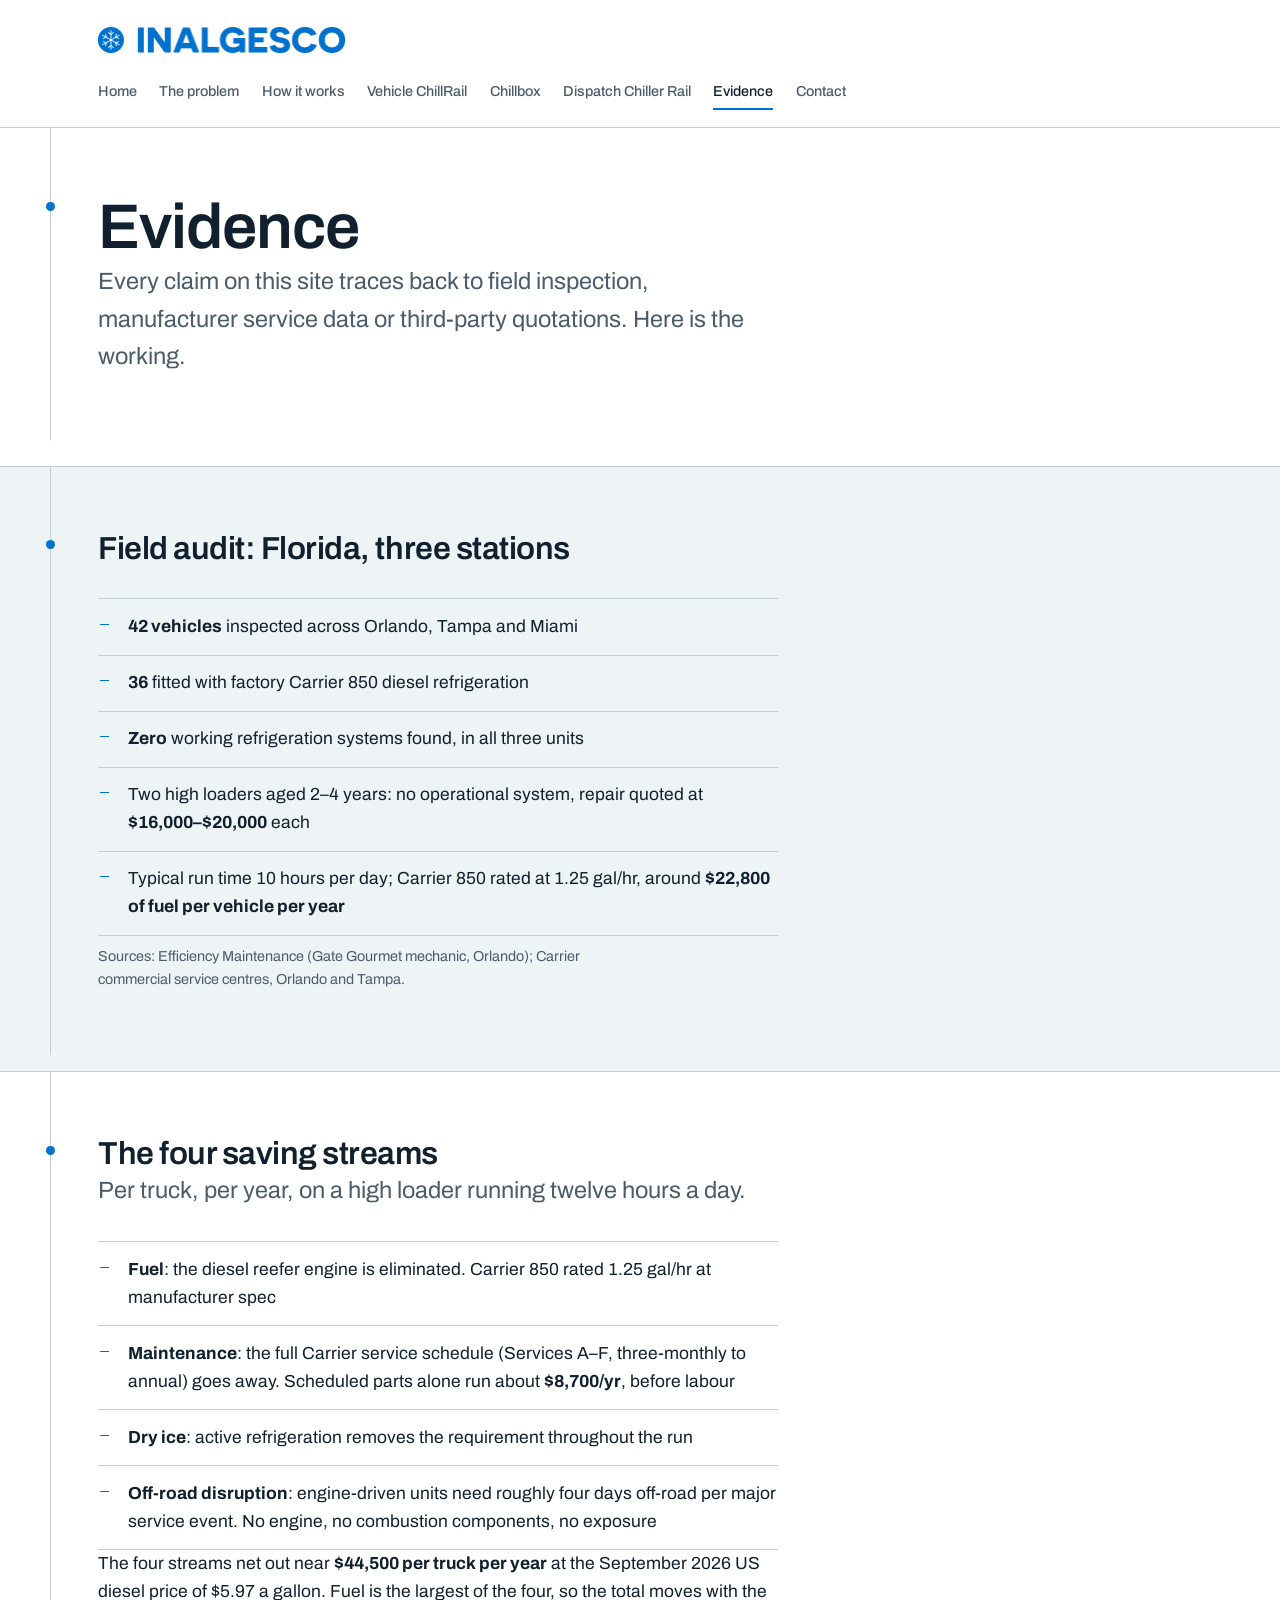
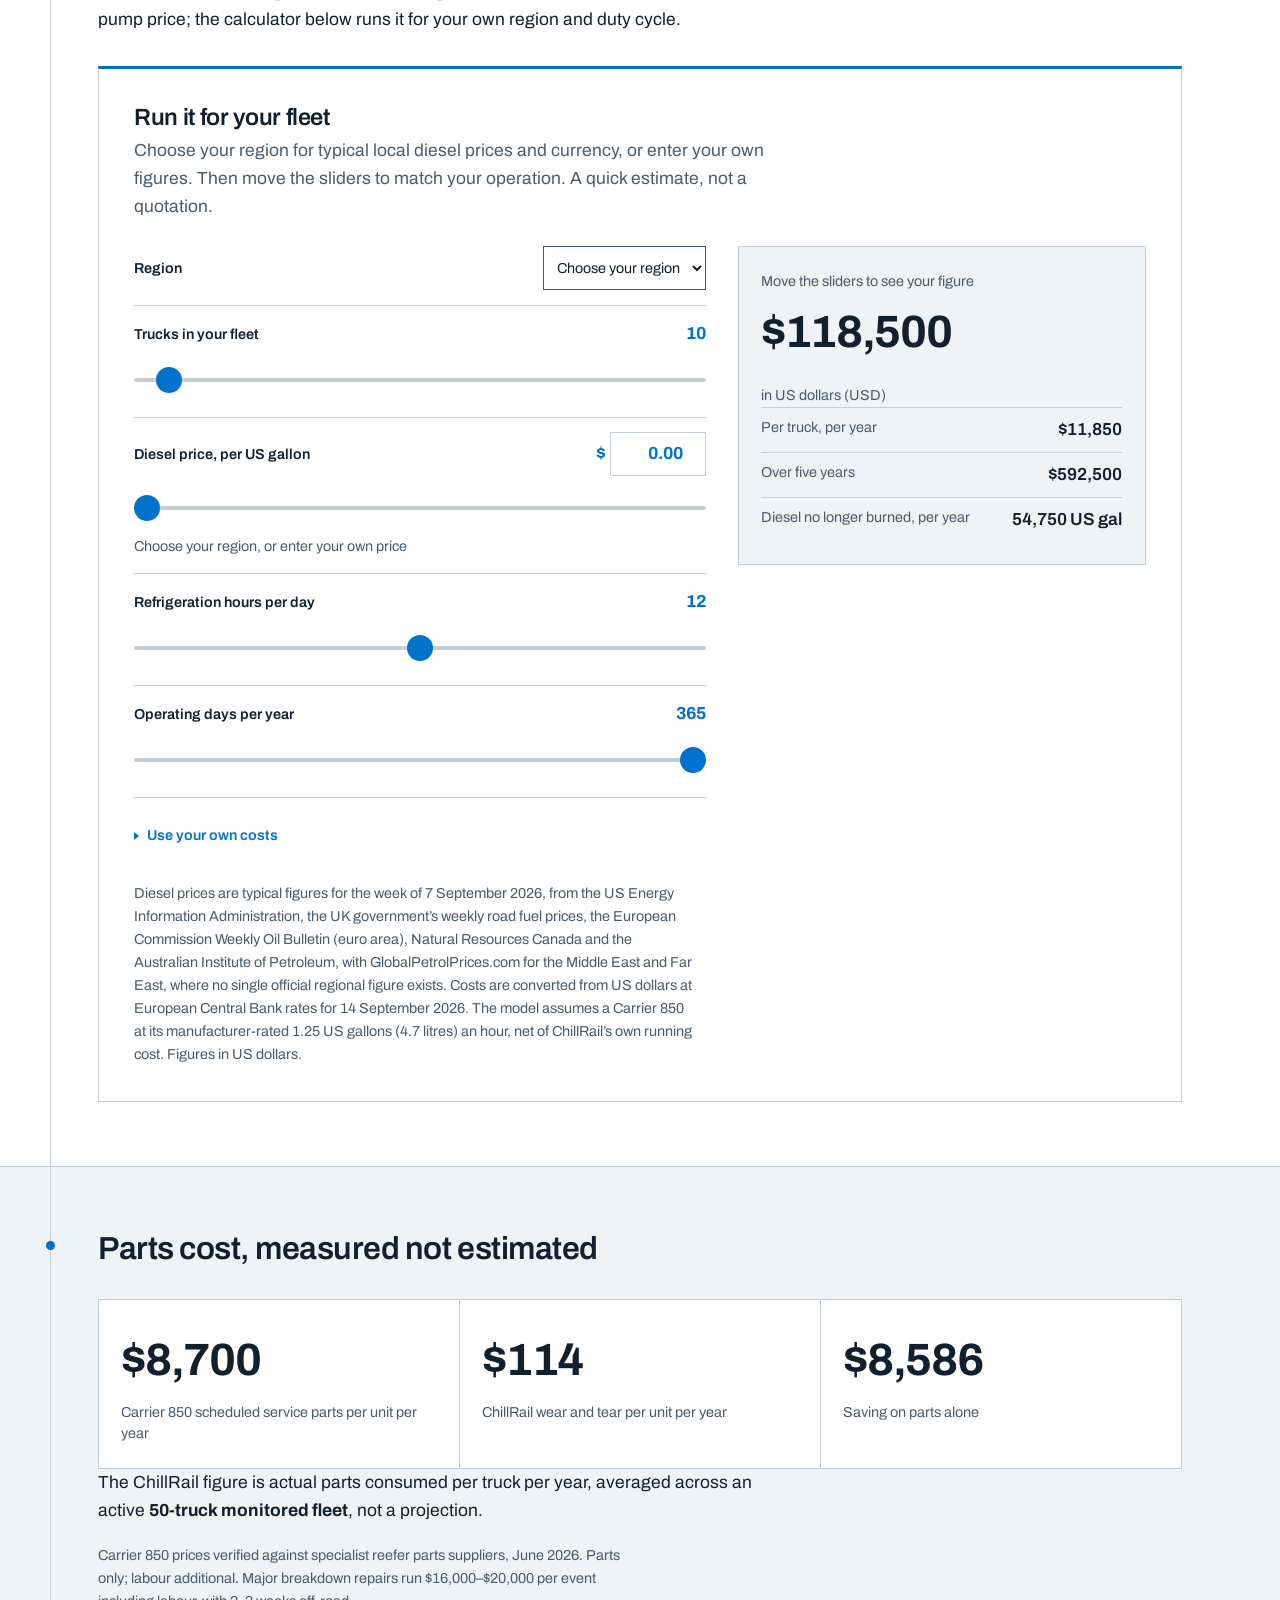
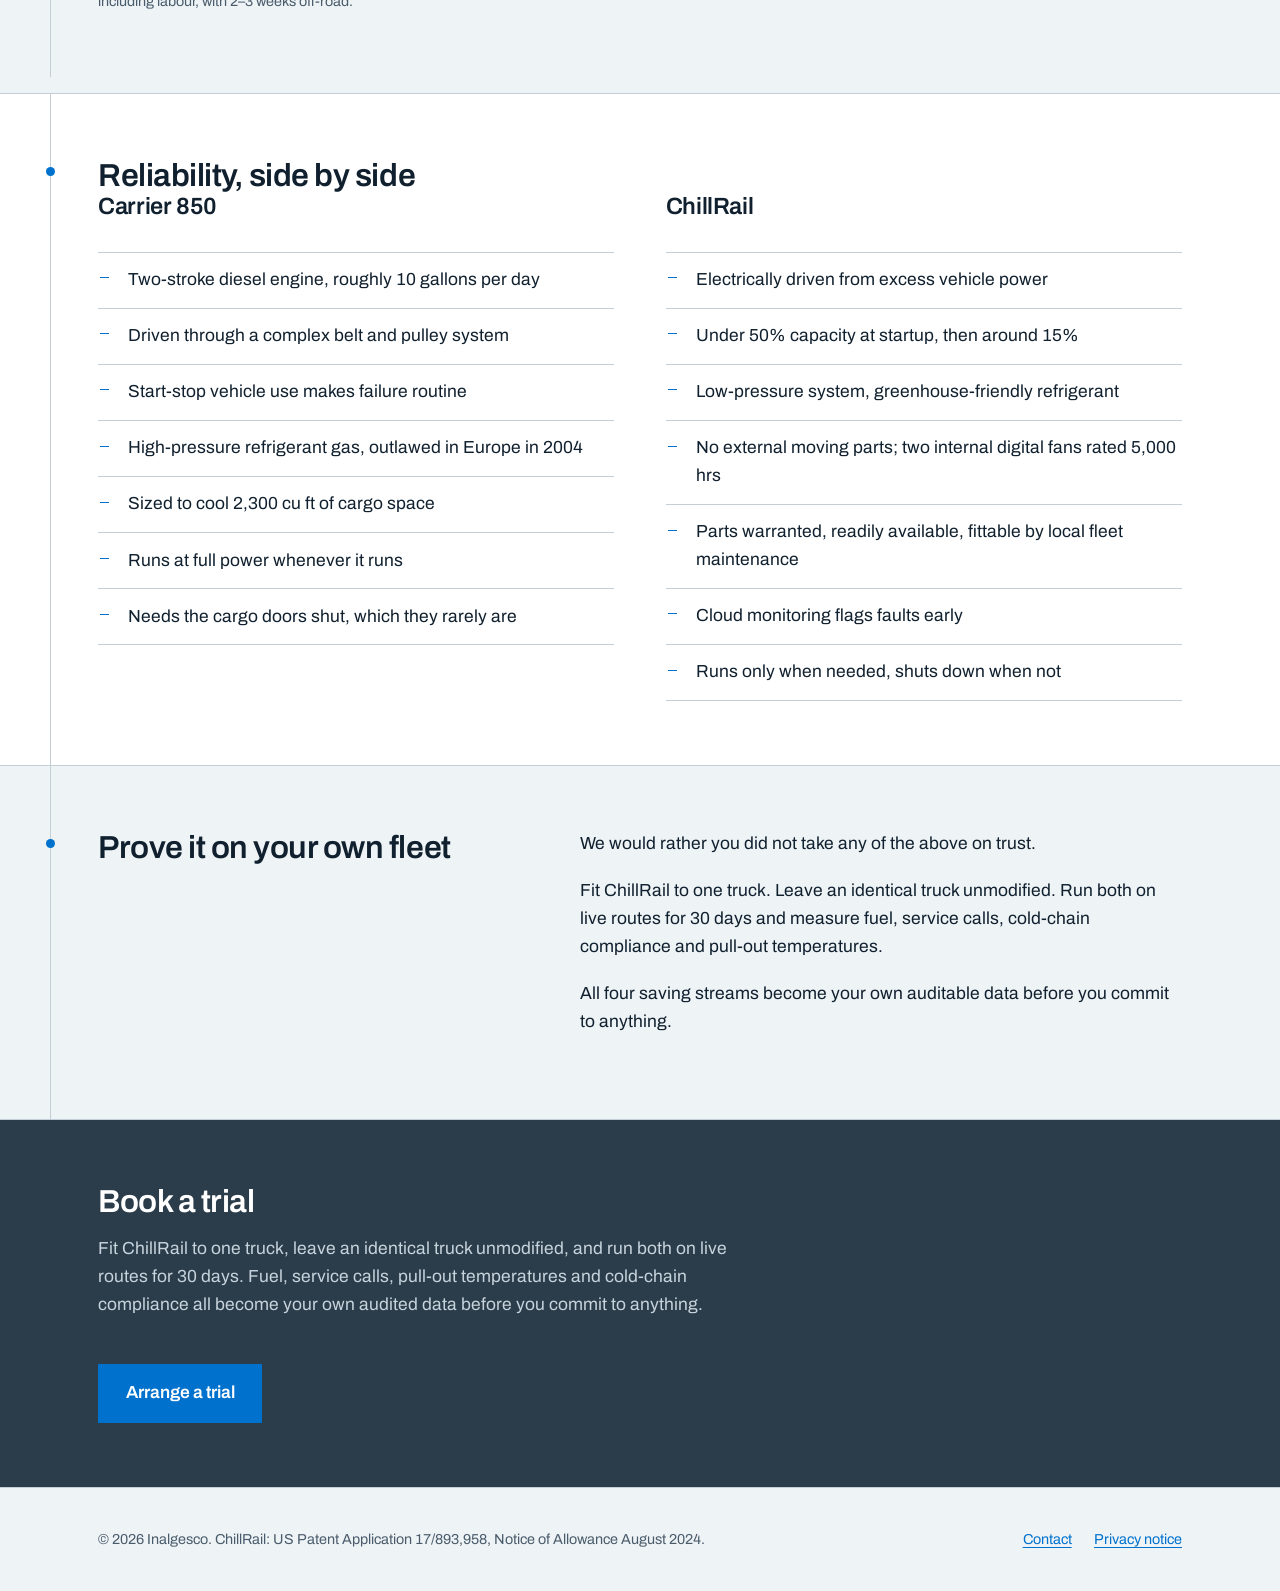
<file: evidence.html>
<!DOCTYPE html>
<html lang="en-GB">
<head>
<meta charset="utf-8">
<meta name="viewport" content="width=device-width, initial-scale=1">
<title>Evidence: field audit, cost breakdown and reliability data</title>
<meta name="description" content="Field audit of 42 catering trucks, Carrier 850 service and failure costs, and the four saving streams behind ChillRail's per-truck annual figure.">
<link rel="preconnect" href="https://fonts.googleapis.com">
<link rel="preconnect" href="https://fonts.gstatic.com" crossorigin>
<link href="https://fonts.googleapis.com/css2?family=Archivo:wght@400;500;600;700&display=swap" rel="stylesheet">
<link rel="icon" href="favicon-32.png" sizes="32x32">
<link rel="apple-touch-icon" href="favicon-180.png">
<link rel="stylesheet" href="styles.css?v=20260923135643">
</head>
<body>

<a class="skip" href="#main">Skip to main content</a>

<header class="masthead">
  <div class="wrap masthead__inner">
    <a class="logo" href="index.html">
      <img src="inalgesco-logo.png" alt="Inalgesco" width="989" height="104">
    </a>
        <button class="nav-toggle" type="button" aria-expanded="false"
            aria-controls="site-nav" aria-label="Menu">
      <span></span><span></span><span></span>
    </button>
    <nav class="nav" id="site-nav" aria-label="Main">
      <ul>
        <li><a href="index.html">Home</a></li>
        <li><a href="the-problem.html">The problem</a></li>
        <li><a href="how-it-works.html">How it works</a></li>
        <li><a href="vehicle-chillrail.html">Vehicle ChillRail</a></li>
        <li><a href="dispatch-chillrail.html">Chillbox</a></li>
        <li><a href="dispatch-chiller-rail.html">Dispatch Chiller Rail</a></li>        <li><a href="evidence.html" aria-current="page">Evidence</a></li>
        <li><a href="contact.html">Contact</a></li>
      </ul>
    </nav>
  </div>
</header>

<main id="main">

  <section class="rail-section">
    <div class="wrap">
      <span class="rail-mark"></span>
      <h1>Evidence</h1>
      <p class="lede">Every claim on this site traces back to field inspection, manufacturer service data or third-party quotations. Here is the working.</p>
    </div>
  </section>

  <section class="rail-section band-frost">
    <div class="wrap">
      <span class="rail-mark"></span>
      <h2>Field audit: Florida, three stations</h2>
      <ul class="benefits">
        <li><strong>42 vehicles</strong> inspected across Orlando, Tampa and Miami</li>
        <li><strong>36</strong> fitted with factory Carrier 850 diesel refrigeration</li>
        <li><strong>Zero</strong> working refrigeration systems found, in all three units</li>
        <li>Two high loaders aged 2&ndash;4 years: no operational system, repair quoted at <strong>$16,000&ndash;$20,000</strong> each</li>
        <li>Typical run time 10 hours per day; Carrier 850 rated at 1.25 gal/hr, around <strong>$22,800 of fuel per vehicle per year</strong></li>
      </ul>
      <p class="patent">Sources: Efficiency Maintenance (Gate Gourmet mechanic, Orlando); Carrier commercial service centres, Orlando and Tampa.</p>
    </div>
  </section>

  <section class="rail-section">
    <div class="wrap">
      <span class="rail-mark"></span>
      <h2>The four saving streams</h2>
      <p class="lede">Per truck, per year, on a high loader running twelve hours a day.</p>
      <ul class="benefits">
        <li><strong>Fuel</strong>: the diesel reefer engine is eliminated. Carrier 850 rated 1.25 gal/hr at manufacturer spec</li>
        <li><strong>Maintenance</strong>: the full Carrier service schedule (Services A&ndash;F, three-monthly to annual) goes away. Scheduled parts alone run about <strong>$8,700/yr</strong>, before labour</li>
        <li><strong>Dry ice</strong>: active refrigeration removes the requirement throughout the run</li>
        <li><strong>Off-road disruption</strong>: engine-driven units need roughly four days off-road per major service event. No engine, no combustion components, no exposure</li>
      </ul>
      <p>The four streams net out near <strong>$44,500 per truck per year</strong> at the September 2026 US diesel price of $5.97 a gallon. Fuel is the largest of the four, so the total moves with the pump price; the calculator below runs it for your own region and duty cycle.</p>

      <div class="calc" id="savings-calculator">
        <h3>Run it for your fleet</h3>
        <p class="calc__intro">Choose your region for typical local diesel prices and currency, or enter your own figures. Then move the sliders to match your operation. A quick estimate, not a quotation.</p>
        <div class="calc__grid">
          <div class="calc__inputs">
            <div class="calc__field">
              <label for="calc-region">Region</label>
              <select id="calc-region">
                <option value="" selected>Choose your region</option>
                <option value="usa">USA</option>
                <option value="canada">Canada</option>
                <option value="uk">United Kingdom</option>
                <option value="europe">Europe</option>
                <option value="middle-east">Middle East</option>
                <option value="far-east">Far East</option>
                <option value="australasia">Australasia</option>
              </select>
            </div>
            <div class="calc__field">
              <label for="calc-trucks">Trucks in your fleet</label>
              <output id="calc-trucks-out" for="calc-trucks">10</output>
              <input id="calc-trucks" type="range" min="0" max="250" step="1" value="10">
            </div>
            <div class="calc__field">
              <label for="calc-diesel-num" id="calc-diesel-label">Diesel price, per US gallon</label>
              <span class="calc__price"><span class="calc__cur">$</span><input id="calc-diesel-num" type="number" inputmode="decimal" min="0" max="99" step="0.01" value="0.00"></span>
              <input id="calc-diesel" type="range" min="0" max="14.93" step="0.01" value="0" aria-labelledby="calc-diesel-label">
              <span class="calc__hint" id="calc-diesel-hint">Choose your region, or enter your own price</span>
            </div>
            <div class="calc__field">
              <label for="calc-hours">Refrigeration hours per day</label>
              <output id="calc-hours-out" for="calc-hours">12</output>
              <input id="calc-hours" type="range" min="0" max="24" step="1" value="12">
            </div>
            <div class="calc__field">
              <label for="calc-days">Operating days per year</label>
              <output id="calc-days-out" for="calc-days">365</output>
              <input id="calc-days" type="range" min="0" max="365" step="1" value="365">
            </div>
            <details class="calc__own" id="calc-own">
              <summary>Use your own costs</summary>
              <div class="calc__own-grid">
                <label for="calc-maint">Service parts, per truck per year</label>
                <span class="calc__price"><span class="calc__cur">$</span><input id="calc-maint" type="number" inputmode="numeric" min="0" step="100" value="8700"></span>
                <label for="calc-ice">Dry ice, per truck per year</label>
                <span class="calc__price"><span class="calc__cur">$</span><input id="calc-ice" type="number" inputmode="numeric" min="0" step="100" value="2000"></span>
                <label for="calc-disrupt">Off-road disruption, per truck per year</label>
                <span class="calc__price"><span class="calc__cur">$</span><input id="calc-disrupt" type="number" inputmode="numeric" min="0" step="100" value="2000"></span>
              </div>
            </details>
          </div>
          <div class="calc__result" aria-live="polite">
            <span class="calc__label">Estimated saving across your fleet, per year</span>
            <span class="calc__total" id="calc-total">$0</span>
            <dl class="calc__breakdown">
              <div><dt>Per truck, per year</dt><dd id="calc-per-truck">$0</dd></div>
              <div><dt>Over five years</dt><dd id="calc-five">$0</dd></div>
              <div><dt>Diesel no longer burned, per year</dt><dd id="calc-fuel">0 US gal</dd></div>
            </dl>
          </div>
        </div>
        <p class="calc__note">Diesel prices are typical figures for the week of 7 September 2026, from the US Energy Information Administration, the UK government&rsquo;s weekly road fuel prices, the European Commission Weekly Oil Bulletin (euro area), Natural Resources Canada and the Australian Institute of Petroleum, with GlobalPetrolPrices.com for the Middle East and Far East, where no single official regional figure exists. Costs are converted from US dollars at European Central Bank rates for 14 September 2026. The model assumes a Carrier 850 at its manufacturer-rated 1.25 US gallons (4.7 litres) an hour, net of ChillRail&rsquo;s own running cost. <span id="calc-cur-note">Figures in US dollars.</span></p>
      </div>
    </div>
  </section>

  <section class="rail-section band-frost">
    <div class="wrap">
      <span class="rail-mark"></span>
      <h2>Parts cost, measured not estimated</h2>
      <div class="figures">
        <div class="figure"><span class="figure__value">$8,700</span><span class="figure__label">Carrier 850 scheduled service parts per unit per year</span></div>
        <div class="figure"><span class="figure__value">$114</span><span class="figure__label">ChillRail wear and tear per unit per year</span></div>
        <div class="figure"><span class="figure__value">$8,586</span><span class="figure__label">Saving on parts alone</span></div>
      </div>
      <p>The ChillRail figure is actual parts consumed per truck per year, averaged across an active <strong>50-truck monitored fleet</strong>, not a projection.</p>
      <p class="patent">Carrier 850 prices verified against specialist reefer parts suppliers, June 2026. Parts only; labour additional. Major breakdown repairs run $16,000&ndash;$20,000 per event including labour, with 2&ndash;3 weeks off-road.</p>
    </div>
  </section>

  <section class="rail-section">
    <div class="wrap">
      <span class="rail-mark"></span>
      <h2>Reliability, side by side</h2>
      <div class="split split--halves">
        <div>
          <h3>Carrier 850</h3>
          <ul class="benefits">
            <li>Two-stroke diesel engine, roughly 10 gallons per day</li>
            <li>Driven through a complex belt and pulley system</li>
            <li>Start-stop vehicle use makes failure routine</li>
            <li>High-pressure refrigerant gas, outlawed in Europe in 2004</li>
            <li>Sized to cool 2,300 cu ft of cargo space</li>
            <li>Runs at full power whenever it runs</li>
            <li>Needs the cargo doors shut, which they rarely are</li>
          </ul>
        </div>
        <div>
          <h3>ChillRail</h3>
          <ul class="benefits">
            <li>Electrically driven from excess vehicle power</li>
            <li>Under 50% capacity at startup, then around 15%</li>
            <li>Low-pressure system, greenhouse-friendly refrigerant</li>
            <li>No external moving parts; two internal digital fans rated 5,000 hrs</li>
            <li>Parts warranted, readily available, fittable by local fleet maintenance</li>
            <li>Cloud monitoring flags faults early</li>
            <li>Runs only when needed, shuts down when not</li>
          </ul>
        </div>
      </div>
    </div>
  </section>

  <section class="rail-section band-frost">
    <div class="wrap">
      <span class="rail-mark"></span>
      <div class="split split--lead">
        <div><h2>Prove it on your own fleet</h2></div>
        <div>
          <p>We would rather you did not take any of the above on trust.</p>
          <p>Fit ChillRail to one truck. Leave an identical truck unmodified. Run both on live routes for 30 days and measure fuel, service calls, cold-chain compliance and pull-out temperatures.</p>
          <p>All four saving streams become your own auditable data before you commit to anything.</p>
        </div>
      </div>
    </div>
  </section>

  <section class="cta-band">
    <div class="wrap">
      <h2>Book a trial</h2>
      <p>Fit ChillRail to one truck, leave an identical truck unmodified, and run both on live routes for 30 days. Fuel, service calls, pull-out temperatures and cold-chain compliance all become your own audited data before you commit to anything.</p>
      <a class="button" href="contact.html">Arrange a trial</a>
    </div>
  </section>

</main>

<footer class="footer">
  <div class="wrap footer__inner">
    <p>&copy; 2026 Inalgesco. ChillRail: US Patent Application 17/893,958, Notice of Allowance August 2024.</p>
    <ul>
      <li><a href="contact.html">Contact</a></li>
      <li><a href="privacy.html">Privacy notice</a></li>
    </ul>
  </div>
</footer>

<script>
/* Visitor measurement. No cookies, and nothing is stored on your device.
   Sends page, referrer, timestamps, and session ID to our own server; see privacy.html. */
(function(){try{
  var sid = sessionStorage.getItem("_vsid");
  if (!sid) {
    sid = "v" + Math.random().toString(36).substr(2, 9) + Date.now();
    sessionStorage.setItem("_vsid", sid);
  }
  var arrival = parseInt(sessionStorage.getItem("_arrived") || Date.now());
  var now = Date.now();
  var d = JSON.stringify({
    p: location.pathname,
    t: document.title,
    r: document.referrer,
    s: sid,
    at: Math.floor(now / 1000),
    ad: arrival
  });
  navigator.sendBeacon("https://berkeleyhome.net/ingest/visit", new Blob([d], {type:"text/plain"}));
  sessionStorage.setItem("_arrived", now);
  
  window.addEventListener("beforeunload", function() {
    var left = Date.now();
    var beacon = JSON.stringify({
      p: location.pathname,
      s: sid,
      left: Math.floor(left / 1000)
    });
    navigator.sendBeacon("https://berkeleyhome.net/ingest/visit", new Blob([beacon], {type:"text/plain"}));
  });
}catch(e){}})();
</script><script src="calculator.js?v=20260923135643"></script>
<script src="nav.js?v=20260923135643"></script>
</body>
</html>
</file>
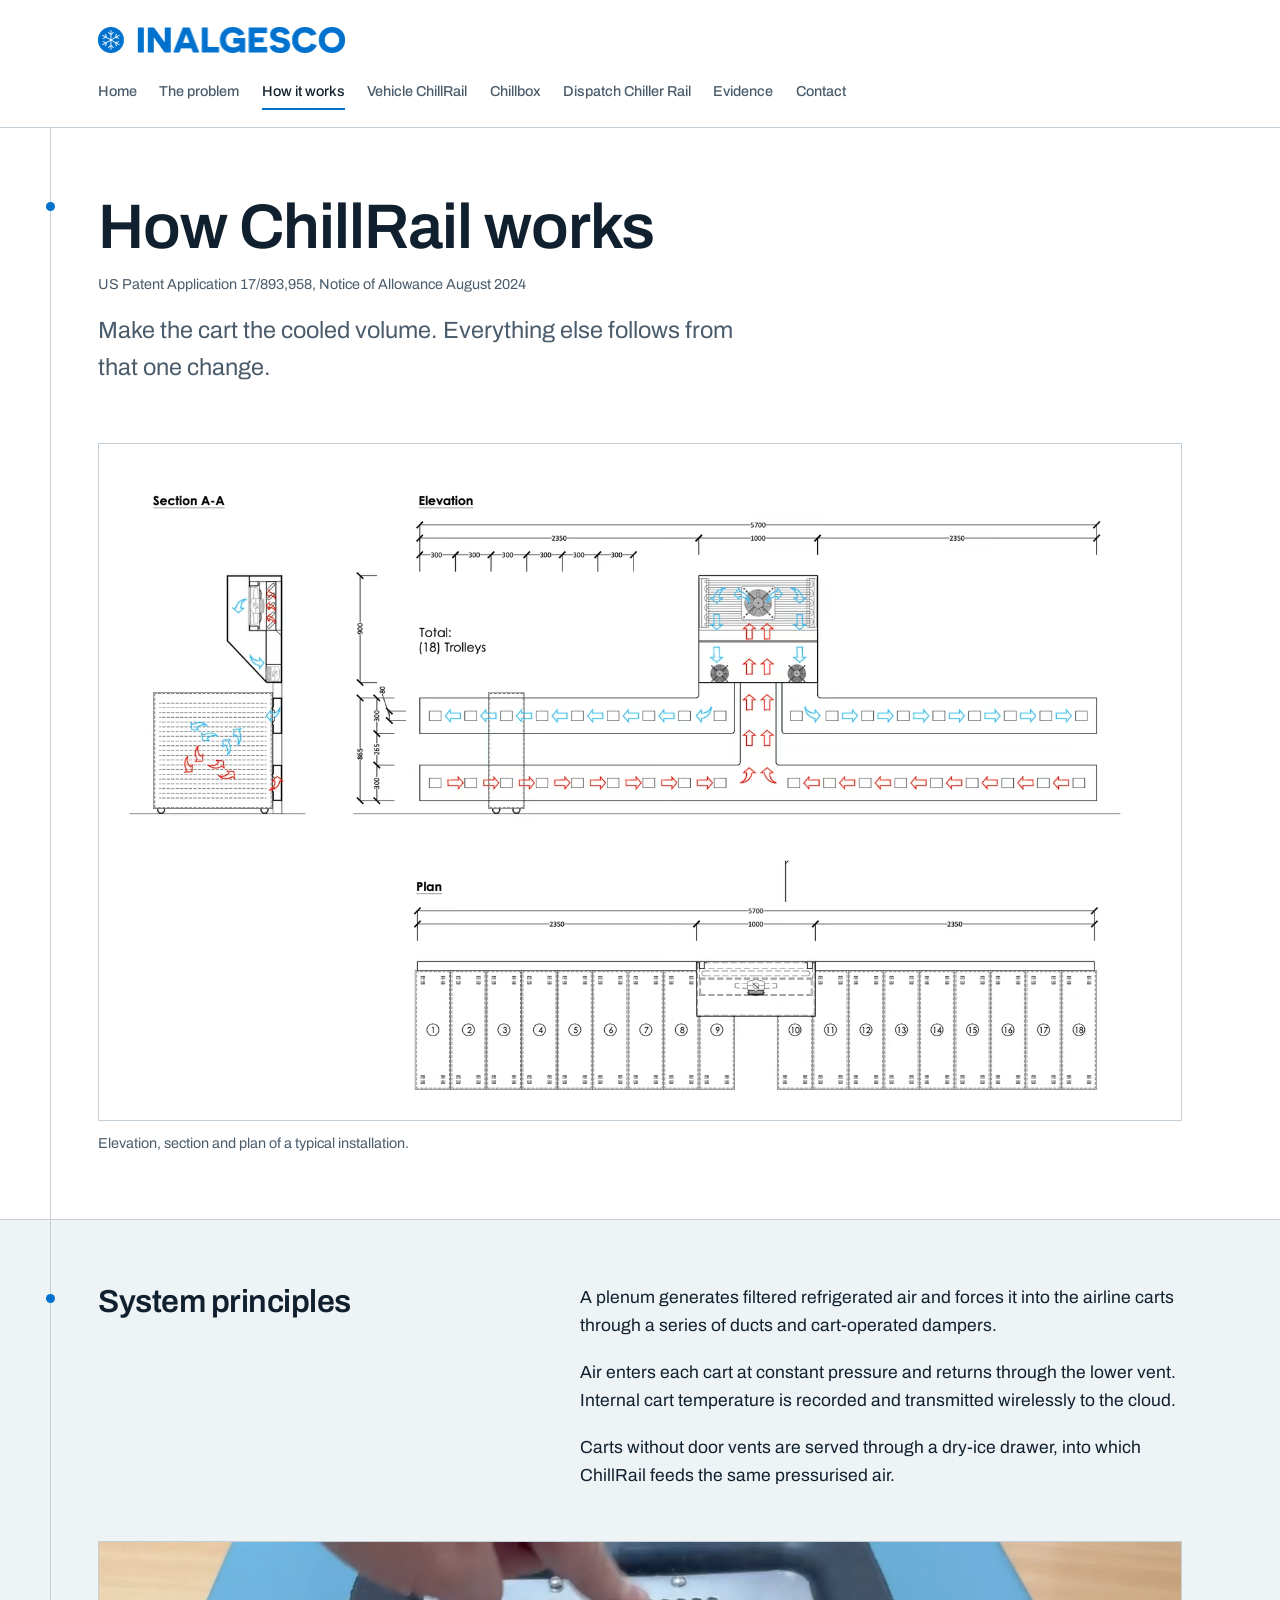
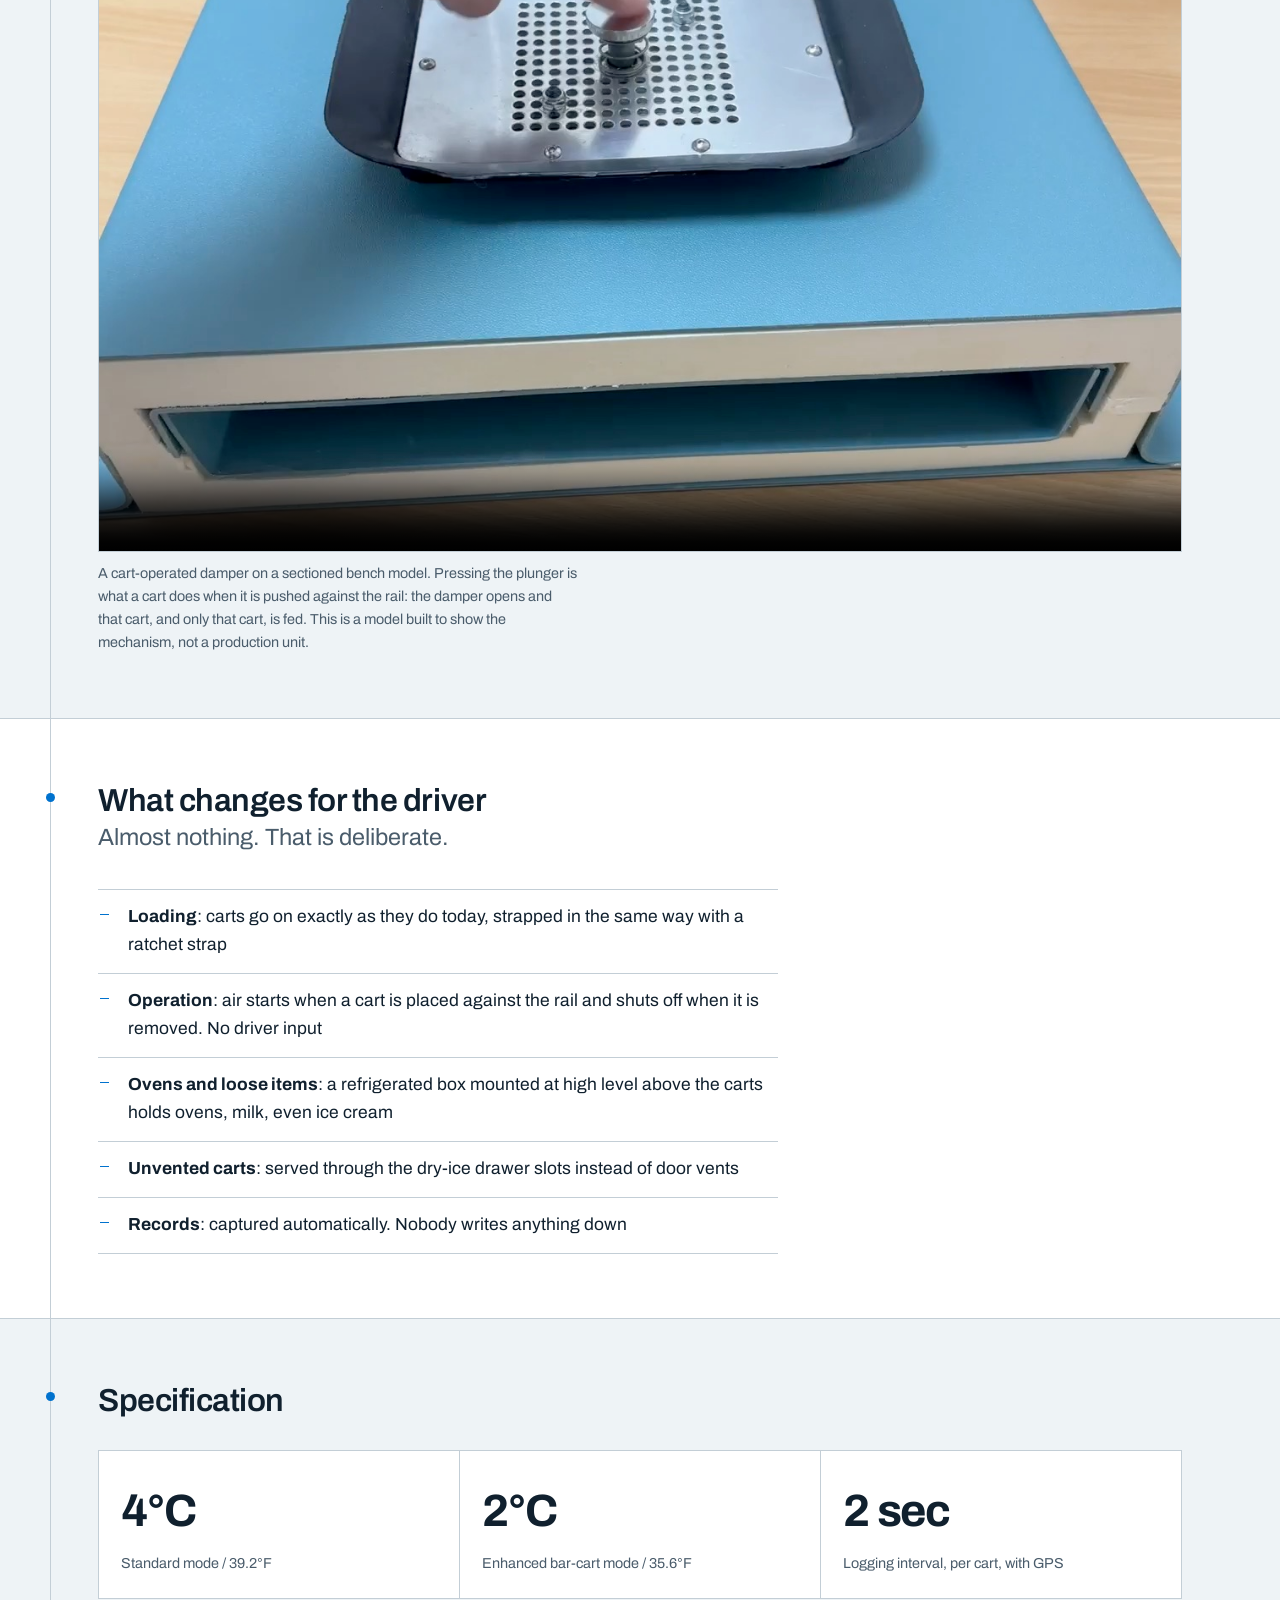
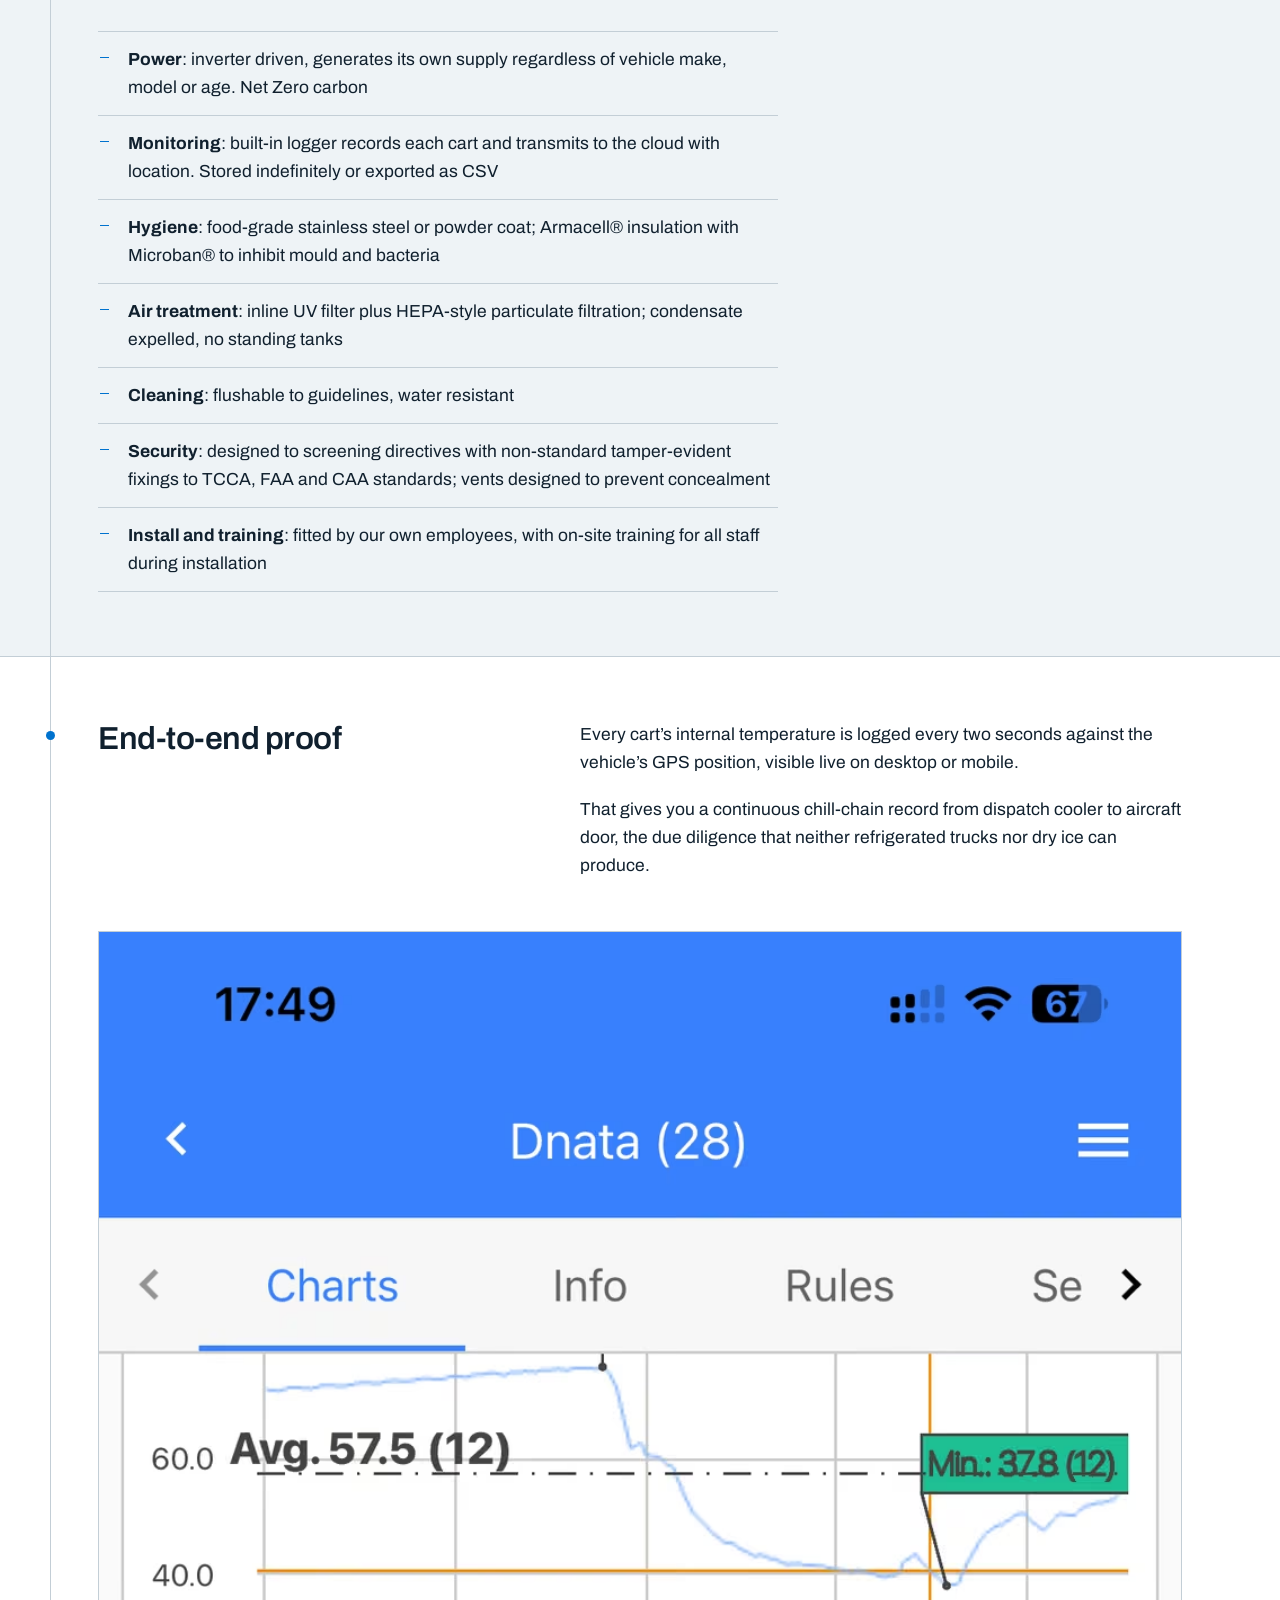
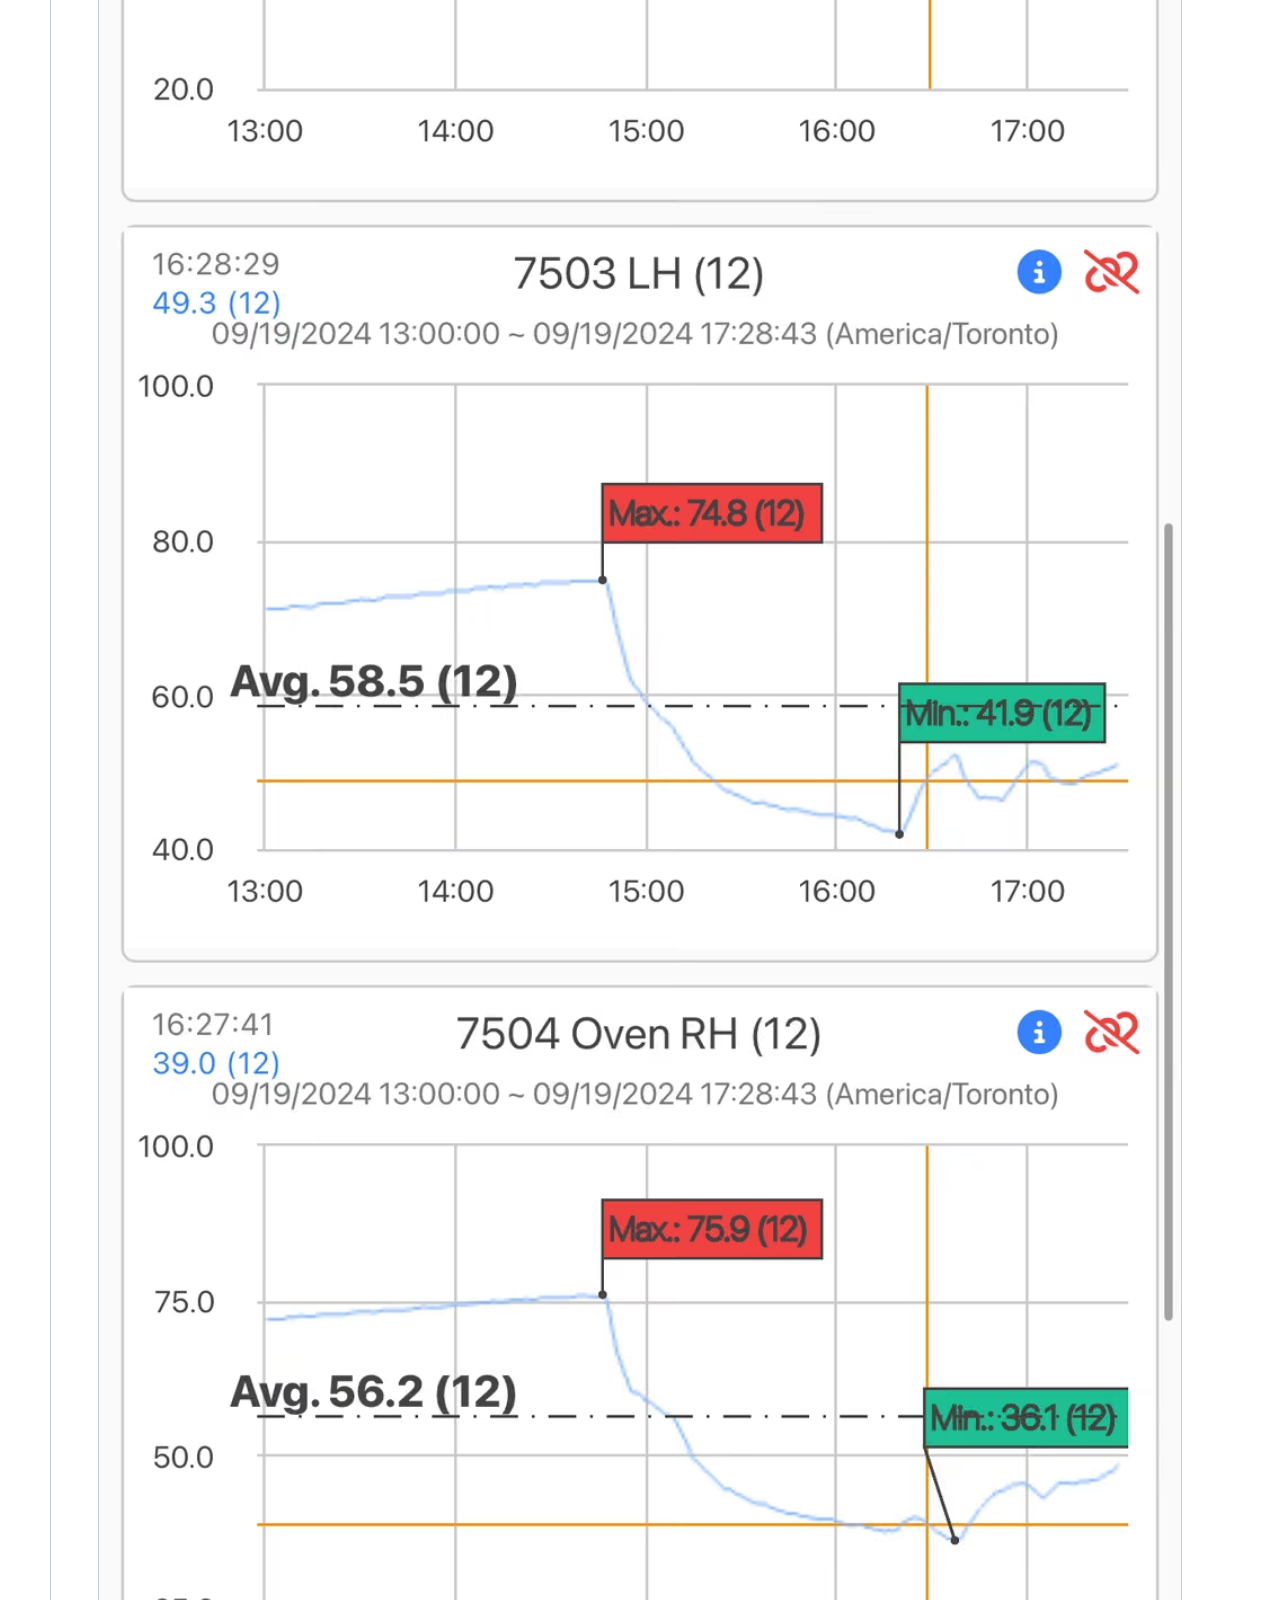
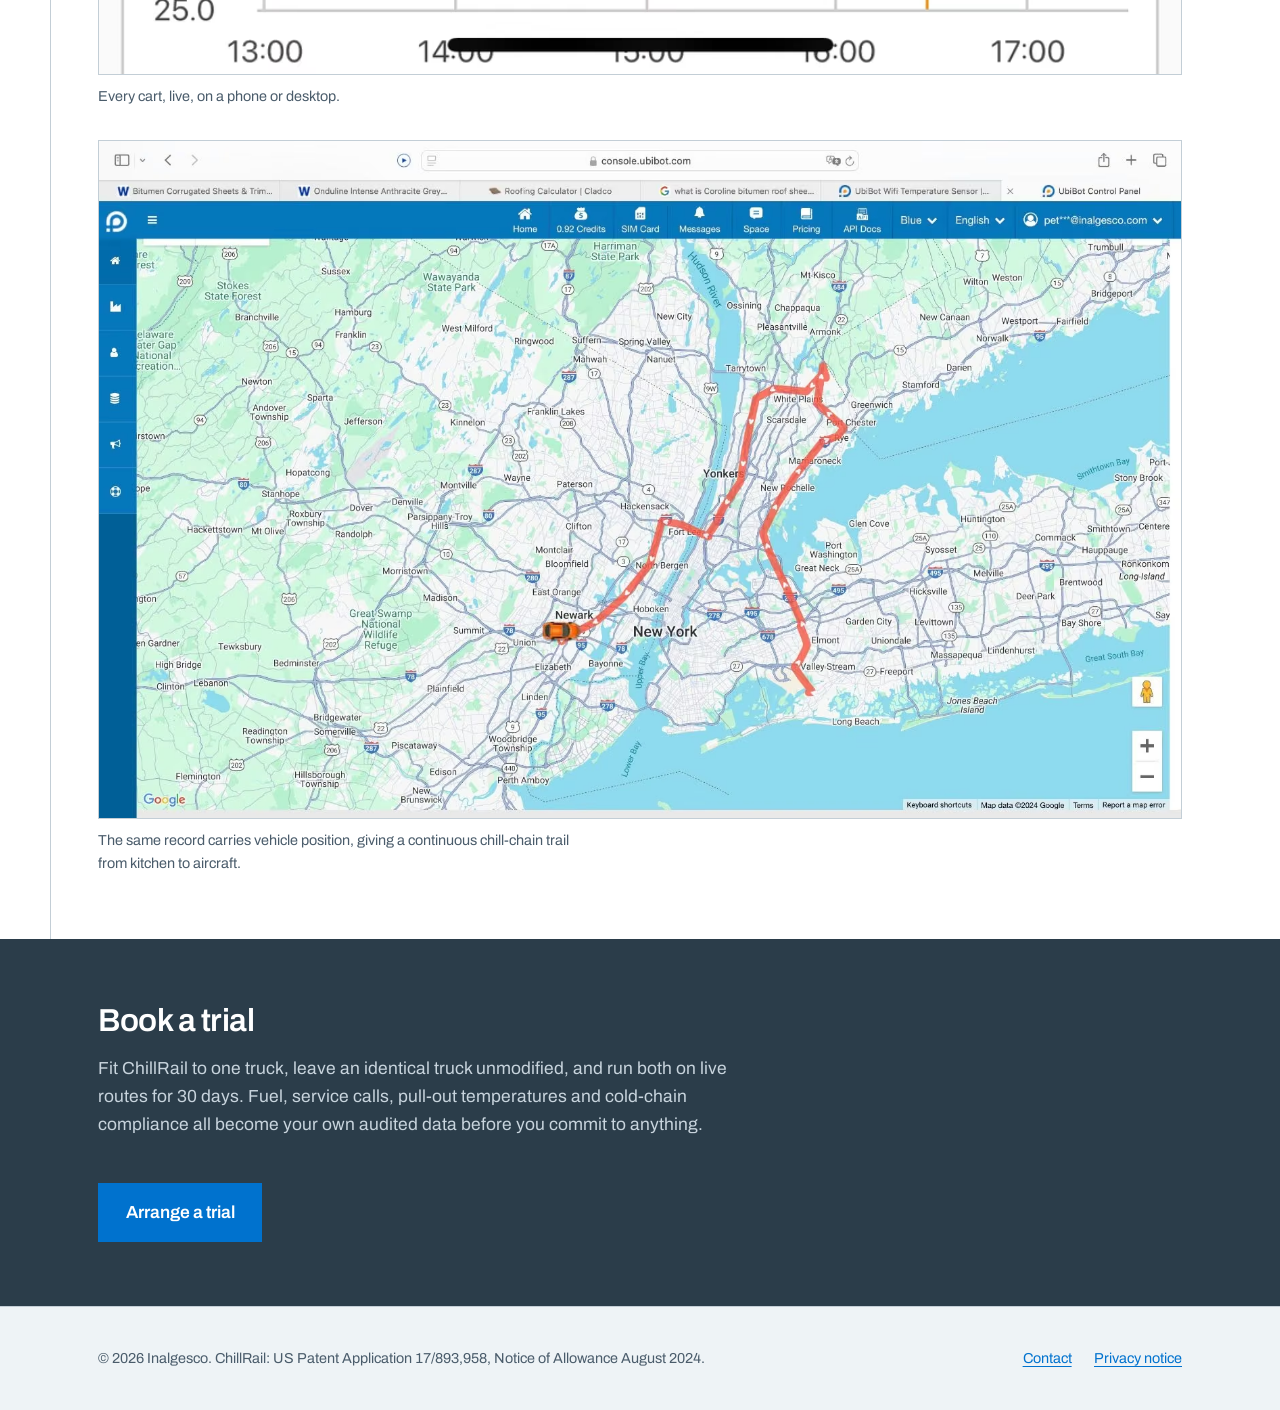
<file: how-it-works.html>
<!DOCTYPE html>
<html lang="en-GB">
<head>
<meta charset="utf-8">
<meta name="viewport" content="width=device-width, initial-scale=1">
<title>How ChillRail works: system principles and specification</title>
<meta name="description" content="A plenum forces HEPA-filtered, UV-treated refrigerated air into each airline cart at constant pressure through cart-operated dampers, logging internal cart temperature every two seconds.">
<link rel="preconnect" href="https://fonts.googleapis.com">
<link rel="preconnect" href="https://fonts.gstatic.com" crossorigin>
<link href="https://fonts.googleapis.com/css2?family=Archivo:wght@400;500;600;700&display=swap" rel="stylesheet">
<link rel="icon" href="favicon-32.png" sizes="32x32">
<link rel="apple-touch-icon" href="favicon-180.png">
<link rel="stylesheet" href="styles.css?v=20260923135643">
</head>
<body>

<a class="skip" href="#main">Skip to main content</a>

<header class="masthead">
  <div class="wrap masthead__inner">
    <a class="logo" href="index.html">
      <img src="inalgesco-logo.png" alt="Inalgesco" width="989" height="104">
    </a>
        <button class="nav-toggle" type="button" aria-expanded="false"
            aria-controls="site-nav" aria-label="Menu">
      <span></span><span></span><span></span>
    </button>
    <nav class="nav" id="site-nav" aria-label="Main">
      <ul>
        <li><a href="index.html">Home</a></li>
        <li><a href="the-problem.html">The problem</a></li>
        <li><a href="how-it-works.html" aria-current="page">How it works</a></li>
        <li><a href="vehicle-chillrail.html">Vehicle ChillRail</a></li>
        <li><a href="dispatch-chillrail.html">Chillbox</a></li>
        <li><a href="dispatch-chiller-rail.html">Dispatch Chiller Rail</a></li>
        <li><a href="evidence.html">Evidence</a></li>
        <li><a href="contact.html">Contact</a></li>
      </ul>
    </nav>
  </div>
</header>

<main id="main">

  <section class="rail-section">
    <div class="wrap">
      <span class="rail-mark"></span>
      <h1>How ChillRail works</h1>
      <p class="patent">US Patent Application 17/893,958, Notice of Allowance August 2024</p>
      <p class="lede">Make the cart the cooled volume. Everything else follows from that one change.</p>
      <figure class="shot shot--diagram hero__shot">
        <picture>
          <source type="image/avif" srcset="chillrail-schematic-480.avif 480w, chillrail-schematic-960.avif 960w, chillrail-schematic-1600.avif 1600w" sizes="(min-width: 1180px) 1100px, 92vw">
          <source type="image/webp" srcset="chillrail-schematic-480.webp 480w, chillrail-schematic-960.webp 960w, chillrail-schematic-1600.webp 1600w" sizes="(min-width: 1180px) 1100px, 92vw">
          <img src="chillrail-schematic.png" srcset="chillrail-schematic-480.jpg 480w, chillrail-schematic-960.jpg 960w, chillrail-schematic-1600.jpg 1600w" sizes="(min-width: 1180px) 1100px, 92vw" width="2054" height="1254" fetchpriority="high"
             alt="Technical elevation and plan drawing of the ChillRail installation showing duct run, damper positions and cart bays">
        </picture>
        <figcaption>Elevation, section and plan of a typical installation.</figcaption>
      </figure>
    </div>
  </section>

  <section class="rail-section band-frost">
    <div class="wrap">
      <span class="rail-mark"></span>
      <div class="split split--lead">
        <div><h2>System principles</h2></div>
        <div>
          <p>A plenum generates filtered refrigerated air and forces it into the airline carts through a series of ducts and cart-operated dampers.</p>
          <p>Air enters each cart at constant pressure and returns through the lower vent. Internal cart temperature is recorded and transmitted wirelessly to the cloud.</p>
          <p>Carts without door vents are served through a dry-ice drawer, into which ChillRail feeds the same pressurised air.</p>
        </div>
      </div>
      <figure class="shot">
        <video src="chillrail-section-model.mp4" poster="chillrail-section-model-poster.jpg"
               width="1280" height="720" controls preload="none" playsinline></video>
        <figcaption>A cart-operated damper on a sectioned bench model. Pressing the plunger is what a cart does when it is pushed against the rail: the damper opens and that cart, and only that cart, is fed. This is a model built to show the mechanism, not a production unit.</figcaption>
      </figure>
    </div>
  </section>

  <section class="rail-section">
    <div class="wrap">
      <span class="rail-mark"></span>
      <h2>What changes for the driver</h2>
      <p class="lede">Almost nothing. That is deliberate.</p>
      <ul class="benefits">
        <li><strong>Loading</strong>: carts go on exactly as they do today, strapped in the same way with a ratchet strap</li>
        <li><strong>Operation</strong>: air starts when a cart is placed against the rail and shuts off when it is removed. No driver input</li>
        <li><strong>Ovens and loose items</strong>: a refrigerated box mounted at high level above the carts holds ovens, milk, even ice cream</li>
        <li><strong>Unvented carts</strong>: served through the dry-ice drawer slots instead of door vents</li>
        <li><strong>Records</strong>: captured automatically. Nobody writes anything down</li>
      </ul>
    </div>
  </section>

  <section class="rail-section band-frost">
    <div class="wrap">
      <span class="rail-mark"></span>
      <h2>Specification</h2>
      <div class="figures">
        <div class="figure"><span class="figure__value">4&deg;C</span><span class="figure__label">Standard mode / 39.2&deg;F</span></div>
        <div class="figure"><span class="figure__value">2&deg;C</span><span class="figure__label">Enhanced bar-cart mode / 35.6&deg;F</span></div>
        <div class="figure"><span class="figure__value">2 sec</span><span class="figure__label">Logging interval, per cart, with GPS</span></div>
      </div>
      <ul class="benefits">
        <li><strong>Power</strong>: inverter driven, generates its own supply regardless of vehicle make, model or age. Net Zero carbon</li>
        <li><strong>Monitoring</strong>: built-in logger records each cart and transmits to the cloud with location. Stored indefinitely or exported as CSV</li>
        <li><strong>Hygiene</strong>: food-grade stainless steel or powder coat; Armacell&reg; insulation with Microban&reg; to inhibit mould and bacteria</li>
        <li><strong>Air treatment</strong>: inline UV filter plus HEPA-style particulate filtration; condensate expelled, no standing tanks</li>
        <li><strong>Cleaning</strong>: flushable to guidelines, water resistant</li>
        <li><strong>Security</strong>: designed to screening directives with non-standard tamper-evident fixings to TCCA, FAA and CAA standards; vents designed to prevent concealment</li>
        <li><strong>Install and training</strong>: fitted by our own employees, with on-site training for all staff during installation</li>
      </ul>
    </div>
  </section>

  <section class="rail-section">
    <div class="wrap">
      <span class="rail-mark"></span>
      <div class="split split--lead">
        <div><h2>End-to-end proof</h2></div>
        <div>
          <p>Every cart&rsquo;s internal temperature is logged every two seconds against the vehicle&rsquo;s GPS position, visible live on desktop or mobile.</p>
          <p>That gives you a continuous chill-chain record from dispatch cooler to aircraft door, the due diligence that neither refrigerated trucks nor dry ice can produce.</p>
        </div>
      </div>
      <figure class="shot">
        <picture>
          <source type="image/avif" srcset="dashboard-live-tracking-480.avif 480w, dashboard-live-tracking-960.avif 960w" sizes="(min-width: 1180px) 1100px, 92vw">
          <source type="image/webp" srcset="dashboard-live-tracking-480.webp 480w, dashboard-live-tracking-960.webp 960w" sizes="(min-width: 1180px) 1100px, 92vw">
          <img src="dashboard-live-tracking.png" srcset="dashboard-live-tracking-480.jpg 480w, dashboard-live-tracking-960.jpg 960w" sizes="(min-width: 1180px) 1100px, 92vw" width="1170" height="2532" alt="Mobile dashboard listing each cart with its current temperature and trend chart" loading="lazy">
        </picture>
        <figcaption>Every cart, live, on a phone or desktop.</figcaption>
      </figure>

      <figure class="shot">
        <picture>
          <source type="image/avif" srcset="gps-route-trace-480.avif 480w, gps-route-trace-960.avif 960w, gps-route-trace-1600.avif 1600w" sizes="(min-width: 1180px) 1100px, 92vw">
          <source type="image/webp" srcset="gps-route-trace-480.webp 480w, gps-route-trace-960.webp 960w, gps-route-trace-1600.webp 1600w" sizes="(min-width: 1180px) 1100px, 92vw">
          <img src="gps-route-trace.jpg" srcset="gps-route-trace-480.jpg 480w, gps-route-trace-960.jpg 960w, gps-route-trace-1600.jpg 1600w" sizes="(min-width: 1180px) 1100px, 92vw" width="1600" height="1000" alt="Map showing the GPS route trace of a catering vehicle across a delivery run" loading="lazy">
        </picture>
        <figcaption>The same record carries vehicle position, giving a continuous chill-chain trail from kitchen to aircraft.</figcaption>
      </figure>

    </div>
  </section>

  <section class="cta-band">
    <div class="wrap">
      <h2>Book a trial</h2>
      <p>Fit ChillRail to one truck, leave an identical truck unmodified, and run both on live routes for 30 days. Fuel, service calls, pull-out temperatures and cold-chain compliance all become your own audited data before you commit to anything.</p>
      <a class="button" href="contact.html">Arrange a trial</a>
    </div>
  </section>

</main>

<footer class="footer">
  <div class="wrap footer__inner">
    <p>&copy; 2026 Inalgesco. ChillRail: US Patent Application 17/893,958, Notice of Allowance August 2024.</p>
    <ul>
      <li><a href="contact.html">Contact</a></li>
      <li><a href="privacy.html">Privacy notice</a></li>
    </ul>
  </div>
</footer>

<script>
/* Visitor measurement. No cookies, and nothing is stored on your device.
   Sends page, referrer, timestamps, and session ID to our own server; see privacy.html. */
(function(){try{
  var sid = sessionStorage.getItem("_vsid");
  if (!sid) {
    sid = "v" + Math.random().toString(36).substr(2, 9) + Date.now();
    sessionStorage.setItem("_vsid", sid);
  }
  var arrival = parseInt(sessionStorage.getItem("_arrived") || Date.now());
  var now = Date.now();
  var d = JSON.stringify({
    p: location.pathname,
    t: document.title,
    r: document.referrer,
    s: sid,
    at: Math.floor(now / 1000),
    ad: arrival
  });
  navigator.sendBeacon("https://berkeleyhome.net/ingest/visit", new Blob([d], {type:"text/plain"}));
  sessionStorage.setItem("_arrived", now);
  
  window.addEventListener("beforeunload", function() {
    var left = Date.now();
    var beacon = JSON.stringify({
      p: location.pathname,
      s: sid,
      left: Math.floor(left / 1000)
    });
    navigator.sendBeacon("https://berkeleyhome.net/ingest/visit", new Blob([beacon], {type:"text/plain"}));
  });
}catch(e){}})();
</script><script src="nav.js?v=20260923135643"></script>
</body>
</html>
</file>
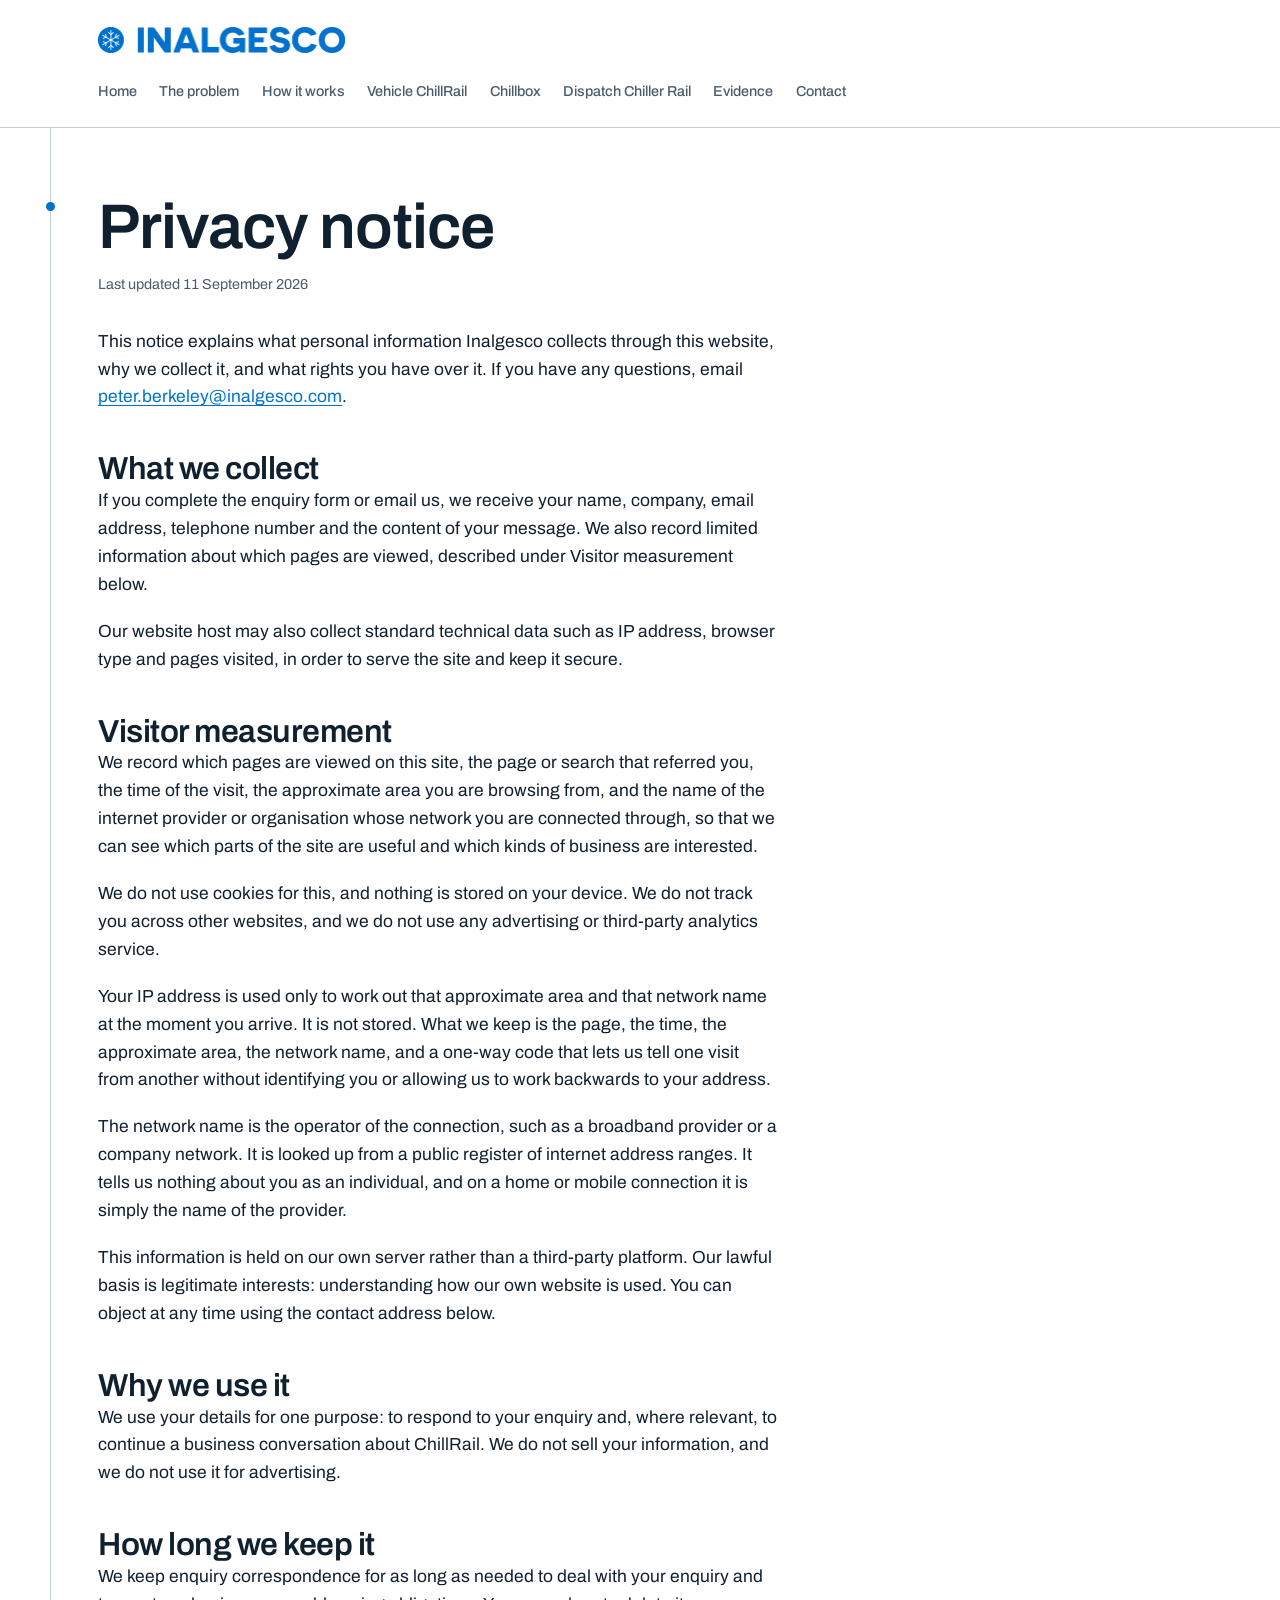
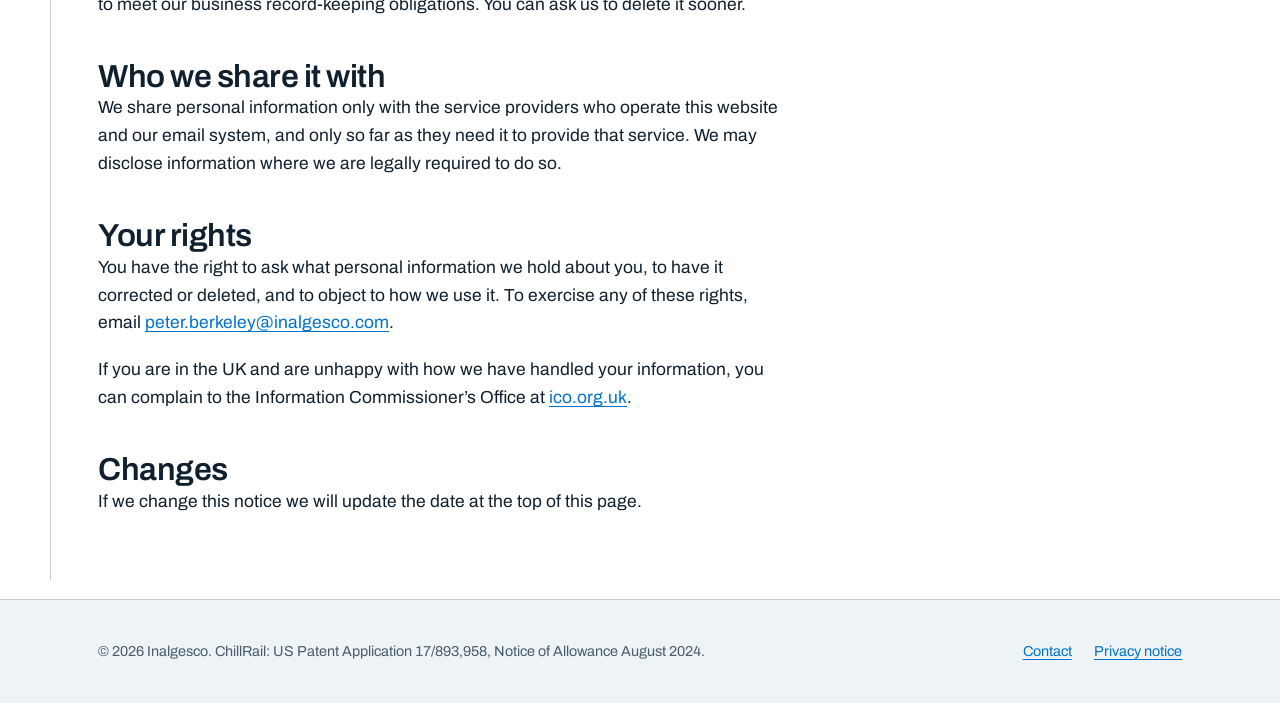
<file: privacy.html>
<!DOCTYPE html>
<html lang="en-GB">
<head>
<meta charset="utf-8">
<meta name="viewport" content="width=device-width, initial-scale=1">
<title>Privacy notice | Inalgesco</title>
<meta name="description" content="How Inalgesco collects, uses and protects personal information submitted through this website.">
<link rel="preconnect" href="https://fonts.googleapis.com">
<link rel="preconnect" href="https://fonts.gstatic.com" crossorigin>
<link href="https://fonts.googleapis.com/css2?family=Archivo:wght@400;500;600;700&display=swap" rel="stylesheet">
<link rel="icon" href="favicon-32.png" sizes="32x32">
<link rel="apple-touch-icon" href="favicon-180.png">
<link rel="stylesheet" href="styles.css?v=20260923135643">
</head>
<body>

<a class="skip" href="#main">Skip to main content</a>

<header class="masthead">
  <div class="wrap masthead__inner">
    <a class="logo" href="index.html">
      <img src="inalgesco-logo.png" alt="Inalgesco" width="989" height="104">
    </a>
        <button class="nav-toggle" type="button" aria-expanded="false"
            aria-controls="site-nav" aria-label="Menu">
      <span></span><span></span><span></span>
    </button>
    <nav class="nav" id="site-nav" aria-label="Main">
      <ul>
        <li><a href="index.html">Home</a></li>
        <li><a href="the-problem.html">The problem</a></li>
        <li><a href="how-it-works.html">How it works</a></li>
        <li><a href="vehicle-chillrail.html">Vehicle ChillRail</a></li>
        <li><a href="dispatch-chillrail.html">Chillbox</a></li>
        <li><a href="dispatch-chiller-rail.html">Dispatch Chiller Rail</a></li>
        <li><a href="evidence.html">Evidence</a></li>
        <li><a href="contact.html">Contact</a></li>
      </ul>
    </nav>
  </div>
</header>

<main id="main">

  <section class="rail-section">
    <div class="wrap">
      <span class="rail-mark"></span>
      <h1>Privacy notice</h1>
      <p class="patent">Last updated 11 September 2026</p>

      <div style="max-width:68ch;margin-top:2rem">
        <p>This notice explains what personal information Inalgesco collects through this website, why we collect it, and what rights you have over it. If you have any questions, email <a href="mailto:peter.berkeley@inalgesco.com">peter.berkeley@inalgesco.com</a>.</p>

        <h2 style="margin-top:2.5rem">What we collect</h2>
        <p>If you complete the enquiry form or email us, we receive your name, company, email address, telephone number and the content of your message. We also record limited information about which pages are viewed, described under Visitor measurement below.</p>
        <p>Our website host may also collect standard technical data such as IP address, browser type and pages visited, in order to serve the site and keep it secure.</p>

        <h2 style="margin-top:2.5rem">Visitor measurement</h2>
        <p>We record which pages are viewed on this site, the page or search that referred you, the time of the visit, the approximate area you are browsing from, and the name of the internet provider or organisation whose network you are connected through, so that we can see which parts of the site are useful and which kinds of business are interested.</p>
        <p>We do not use cookies for this, and nothing is stored on your device. We do not track you across other websites, and we do not use any advertising or third-party analytics service.</p>
        <p>Your IP address is used only to work out that approximate area and that network name at the moment you arrive. It is not stored. What we keep is the page, the time, the approximate area, the network name, and a one-way code that lets us tell one visit from another without identifying you or allowing us to work backwards to your address.</p>
        <p>The network name is the operator of the connection, such as a broadband provider or a company network. It is looked up from a public register of internet address ranges. It tells us nothing about you as an individual, and on a home or mobile connection it is simply the name of the provider.</p>
        <p>This information is held on our own server rather than a third-party platform. Our lawful basis is legitimate interests: understanding how our own website is used. You can object at any time using the contact address below.</p>

        <h2 style="margin-top:2.5rem">Why we use it</h2>
        <p>We use your details for one purpose: to respond to your enquiry and, where relevant, to continue a business conversation about ChillRail. We do not sell your information, and we do not use it for advertising.</p>

        <h2 style="margin-top:2.5rem">How long we keep it</h2>
        <p>We keep enquiry correspondence for as long as needed to deal with your enquiry and to meet our business record-keeping obligations. You can ask us to delete it sooner.</p>

        <h2 style="margin-top:2.5rem">Who we share it with</h2>
        <p>We share personal information only with the service providers who operate this website and our email system, and only so far as they need it to provide that service. We may disclose information where we are legally required to do so.</p>

        <h2 style="margin-top:2.5rem">Your rights</h2>
        <p>You have the right to ask what personal information we hold about you, to have it corrected or deleted, and to object to how we use it. To exercise any of these rights, email <a href="mailto:peter.berkeley@inalgesco.com">peter.berkeley@inalgesco.com</a>.</p>
        <p>If you are in the UK and are unhappy with how we have handled your information, you can complain to the Information Commissioner&rsquo;s Office at <a href="https://ico.org.uk">ico.org.uk</a>.</p>

        <h2 style="margin-top:2.5rem">Changes</h2>
        <p>If we change this notice we will update the date at the top of this page.</p>
      </div>
    </div>
  </section>

</main>

<footer class="footer">
  <div class="wrap footer__inner">
    <p>&copy; 2026 Inalgesco. ChillRail: US Patent Application 17/893,958, Notice of Allowance August 2024.</p>
    <ul>
      <li><a href="contact.html">Contact</a></li>
      <li><a href="privacy.html">Privacy notice</a></li>
    </ul>
  </div>
</footer>

<script>
/* Visitor measurement. No cookies, and nothing is stored on your device.
   Sends page, referrer, timestamps, and session ID to our own server; see privacy.html. */
(function(){try{
  var sid = sessionStorage.getItem("_vsid");
  if (!sid) {
    sid = "v" + Math.random().toString(36).substr(2, 9) + Date.now();
    sessionStorage.setItem("_vsid", sid);
  }
  var arrival = parseInt(sessionStorage.getItem("_arrived") || Date.now());
  var now = Date.now();
  var d = JSON.stringify({
    p: location.pathname,
    t: document.title,
    r: document.referrer,
    s: sid,
    at: Math.floor(now / 1000),
    ad: arrival
  });
  navigator.sendBeacon("https://berkeleyhome.net/ingest/visit", new Blob([d], {type:"text/plain"}));
  sessionStorage.setItem("_arrived", now);
  
  window.addEventListener("beforeunload", function() {
    var left = Date.now();
    var beacon = JSON.stringify({
      p: location.pathname,
      s: sid,
      left: Math.floor(left / 1000)
    });
    navigator.sendBeacon("https://berkeleyhome.net/ingest/visit", new Blob([beacon], {type:"text/plain"}));
  });
}catch(e){}})();
</script><script src="nav.js?v=20260923135643"></script>
</body>
</html>
</file>
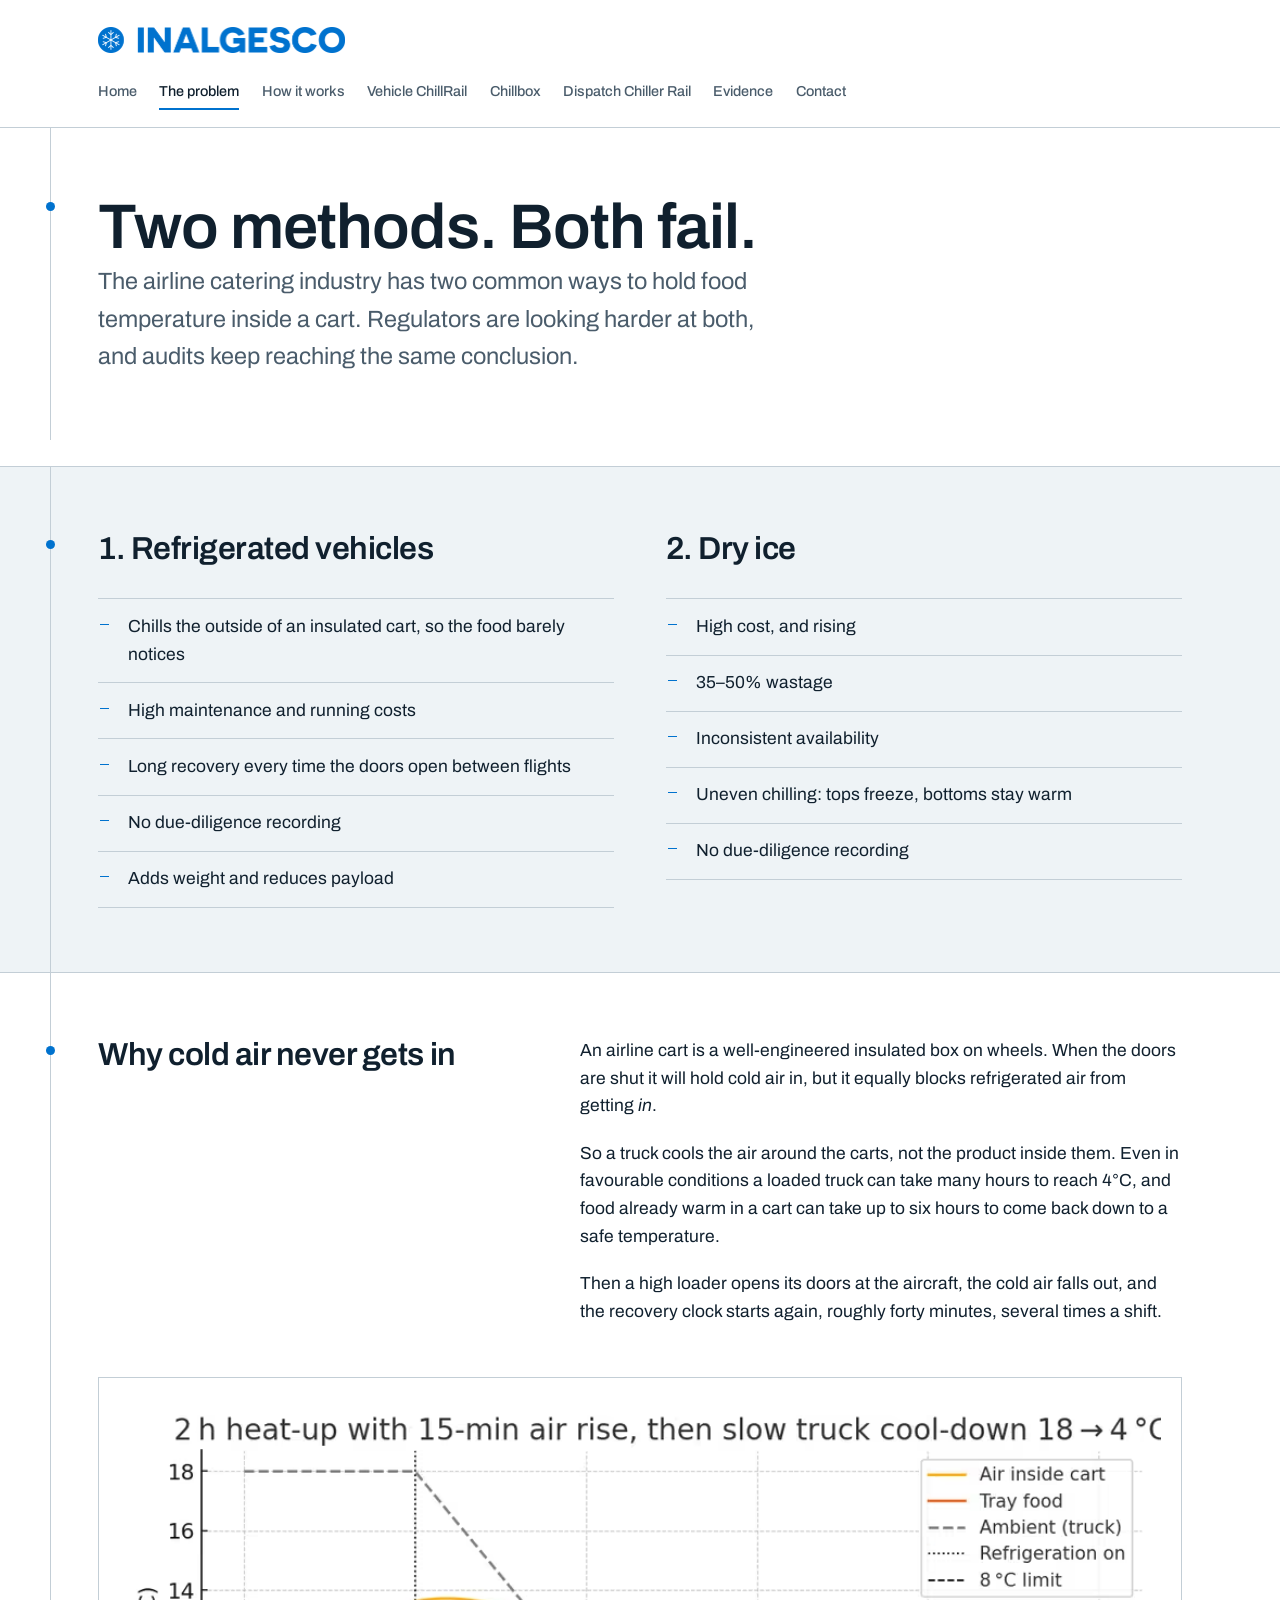
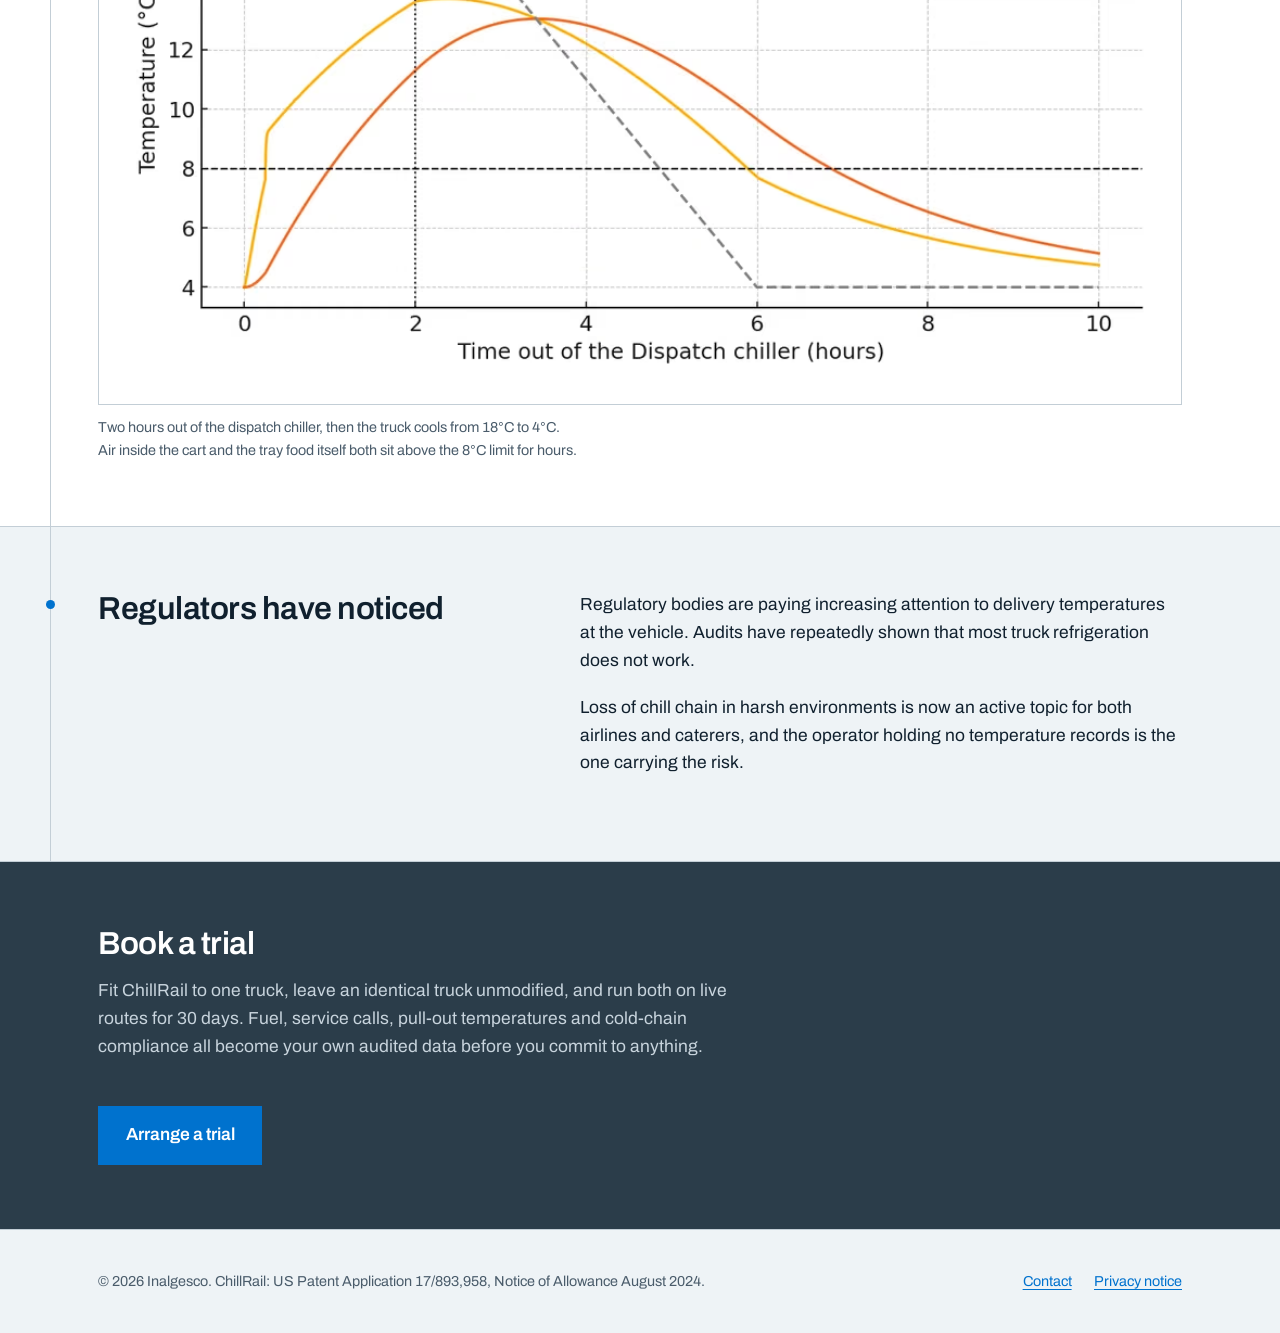
<file: the-problem.html>
<!DOCTYPE html>
<html lang="en-GB">
<head>
<meta charset="utf-8">
<meta name="viewport" content="width=device-width, initial-scale=1">
<title>The problem: why refrigerated catering trucks don't work</title>
<meta name="description" content="Airline carts are insulated boxes. Refrigerated trucks chill their exterior, not the food inside. Dry ice chills unevenly and leaves no audit trail.">
<link rel="preconnect" href="https://fonts.googleapis.com">
<link rel="preconnect" href="https://fonts.gstatic.com" crossorigin>
<link href="https://fonts.googleapis.com/css2?family=Archivo:wght@400;500;600;700&display=swap" rel="stylesheet">
<link rel="icon" href="favicon-32.png" sizes="32x32">
<link rel="apple-touch-icon" href="favicon-180.png">
<link rel="stylesheet" href="styles.css?v=20260923135643">
</head>
<body>

<a class="skip" href="#main">Skip to main content</a>

<header class="masthead">
  <div class="wrap masthead__inner">
    <a class="logo" href="index.html">
      <img src="inalgesco-logo.png" alt="Inalgesco" width="989" height="104">
    </a>
        <button class="nav-toggle" type="button" aria-expanded="false"
            aria-controls="site-nav" aria-label="Menu">
      <span></span><span></span><span></span>
    </button>
    <nav class="nav" id="site-nav" aria-label="Main">
      <ul>
        <li><a href="index.html">Home</a></li>
        <li><a href="the-problem.html" aria-current="page">The problem</a></li>
        <li><a href="how-it-works.html">How it works</a></li>
        <li><a href="vehicle-chillrail.html">Vehicle ChillRail</a></li>
        <li><a href="dispatch-chillrail.html">Chillbox</a></li>
        <li><a href="dispatch-chiller-rail.html">Dispatch Chiller Rail</a></li>        <li><a href="evidence.html">Evidence</a></li>
        <li><a href="contact.html">Contact</a></li>
      </ul>
    </nav>
  </div>
</header>

<main id="main">

  <section class="rail-section">
    <div class="wrap">
      <span class="rail-mark"></span>
      <h1>Two methods. Both fail.</h1>
      <p class="lede">The airline catering industry has two common ways to hold food temperature inside a cart. Regulators are looking harder at both, and audits keep reaching the same conclusion.</p>
    </div>
  </section>

  <section class="rail-section band-frost">
    <div class="wrap">
      <span class="rail-mark"></span>
      <div class="split split--halves">
        <div>
          <h2>1. Refrigerated vehicles</h2>
          <ul class="benefits">
            <li>Chills the outside of an insulated cart, so the food barely notices</li>
            <li>High maintenance and running costs</li>
            <li>Long recovery every time the doors open between flights</li>
            <li>No due-diligence recording</li>
            <li>Adds weight and reduces payload</li>
          </ul>
        </div>
        <div>
          <h2>2. Dry ice</h2>
          <ul class="benefits">
            <li>High cost, and rising</li>
            <li>35&ndash;50% wastage</li>
            <li>Inconsistent availability</li>
            <li>Uneven chilling: tops freeze, bottoms stay warm</li>
            <li>No due-diligence recording</li>
          </ul>
        </div>
      </div>
    </div>
  </section>

  <section class="rail-section">
    <div class="wrap">
      <span class="rail-mark"></span>
      <div class="split split--lead">
        <div><h2>Why cold air never gets in</h2></div>
        <div>
          <p>An airline cart is a well-engineered insulated box on wheels. When the doors are shut it will hold cold air in, but it equally blocks refrigerated air from getting <em>in</em>.</p>
          <p>So a truck cools the air around the carts, not the product inside them. Even in favourable conditions a loaded truck can take many hours to reach 4&deg;C, and food already warm in a cart can take up to six hours to come back down to a safe temperature.</p>
          <p>Then a high loader opens its doors at the aircraft, the cold air falls out, and the recovery clock starts again, roughly forty minutes, several times a shift.</p>
        </div>
      </div>
      <figure class="shot shot--diagram">
        <picture>
          <source type="image/avif" srcset="temperature-curve-loaded-truck-480.avif 480w, temperature-curve-loaded-truck-960.avif 960w" sizes="(min-width: 1180px) 1100px, 92vw">
          <source type="image/webp" srcset="temperature-curve-loaded-truck-480.webp 480w, temperature-curve-loaded-truck-960.webp 960w" sizes="(min-width: 1180px) 1100px, 92vw">
          <img src="temperature-curve-loaded-truck.png" srcset="temperature-curve-loaded-truck-480.jpg 480w, temperature-curve-loaded-truck-960.jpg 960w" sizes="(min-width: 1180px) 1100px, 92vw" width="1200" height="675" alt="Chart of a two-hour heat-up followed by slow truck cool-down from 18C to 4C, showing air inside the cart and tray food both above the 8C limit for hours" loading="lazy">
        </picture>
        <figcaption>Two hours out of the dispatch chiller, then the truck cools from 18&deg;C to 4&deg;C. Air inside the cart and the tray food itself both sit above the 8&deg;C limit for hours.</figcaption>
      </figure>

    </div>
  </section>

  <section class="rail-section band-frost">
    <div class="wrap">
      <span class="rail-mark"></span>
      <div class="split split--lead">
        <div><h2>Regulators have noticed</h2></div>
        <div>
          <p>Regulatory bodies are paying increasing attention to delivery temperatures at the vehicle. Audits have repeatedly shown that most truck refrigeration does not work.</p>
          <p>Loss of chill chain in harsh environments is now an active topic for both airlines and caterers, and the operator holding no temperature records is the one carrying the risk.</p>
        </div>
      </div>
    </div>
  </section>

  <section class="cta-band">
    <div class="wrap">
      <h2>Book a trial</h2>
      <p>Fit ChillRail to one truck, leave an identical truck unmodified, and run both on live routes for 30 days. Fuel, service calls, pull-out temperatures and cold-chain compliance all become your own audited data before you commit to anything.</p>
      <a class="button" href="contact.html">Arrange a trial</a>
    </div>
  </section>

</main>

<footer class="footer">
  <div class="wrap footer__inner">
    <p>&copy; 2026 Inalgesco. ChillRail: US Patent Application 17/893,958, Notice of Allowance August 2024.</p>
    <ul>
      <li><a href="contact.html">Contact</a></li>
      <li><a href="privacy.html">Privacy notice</a></li>
    </ul>
  </div>
</footer>

<script>
/* Visitor measurement. No cookies, and nothing is stored on your device.
   Sends page, referrer, timestamps, and session ID to our own server; see privacy.html. */
(function(){try{
  var sid = sessionStorage.getItem("_vsid");
  if (!sid) {
    sid = "v" + Math.random().toString(36).substr(2, 9) + Date.now();
    sessionStorage.setItem("_vsid", sid);
  }
  var arrival = parseInt(sessionStorage.getItem("_arrived") || Date.now());
  var now = Date.now();
  var d = JSON.stringify({
    p: location.pathname,
    t: document.title,
    r: document.referrer,
    s: sid,
    at: Math.floor(now / 1000),
    ad: arrival
  });
  navigator.sendBeacon("https://berkeleyhome.net/ingest/visit", new Blob([d], {type:"text/plain"}));
  sessionStorage.setItem("_arrived", now);
  
  window.addEventListener("beforeunload", function() {
    var left = Date.now();
    var beacon = JSON.stringify({
      p: location.pathname,
      s: sid,
      left: Math.floor(left / 1000)
    });
    navigator.sendBeacon("https://berkeleyhome.net/ingest/visit", new Blob([beacon], {type:"text/plain"}));
  });
}catch(e){}})();
</script><script src="nav.js?v=20260923135643"></script>
</body>
</html>
</file>
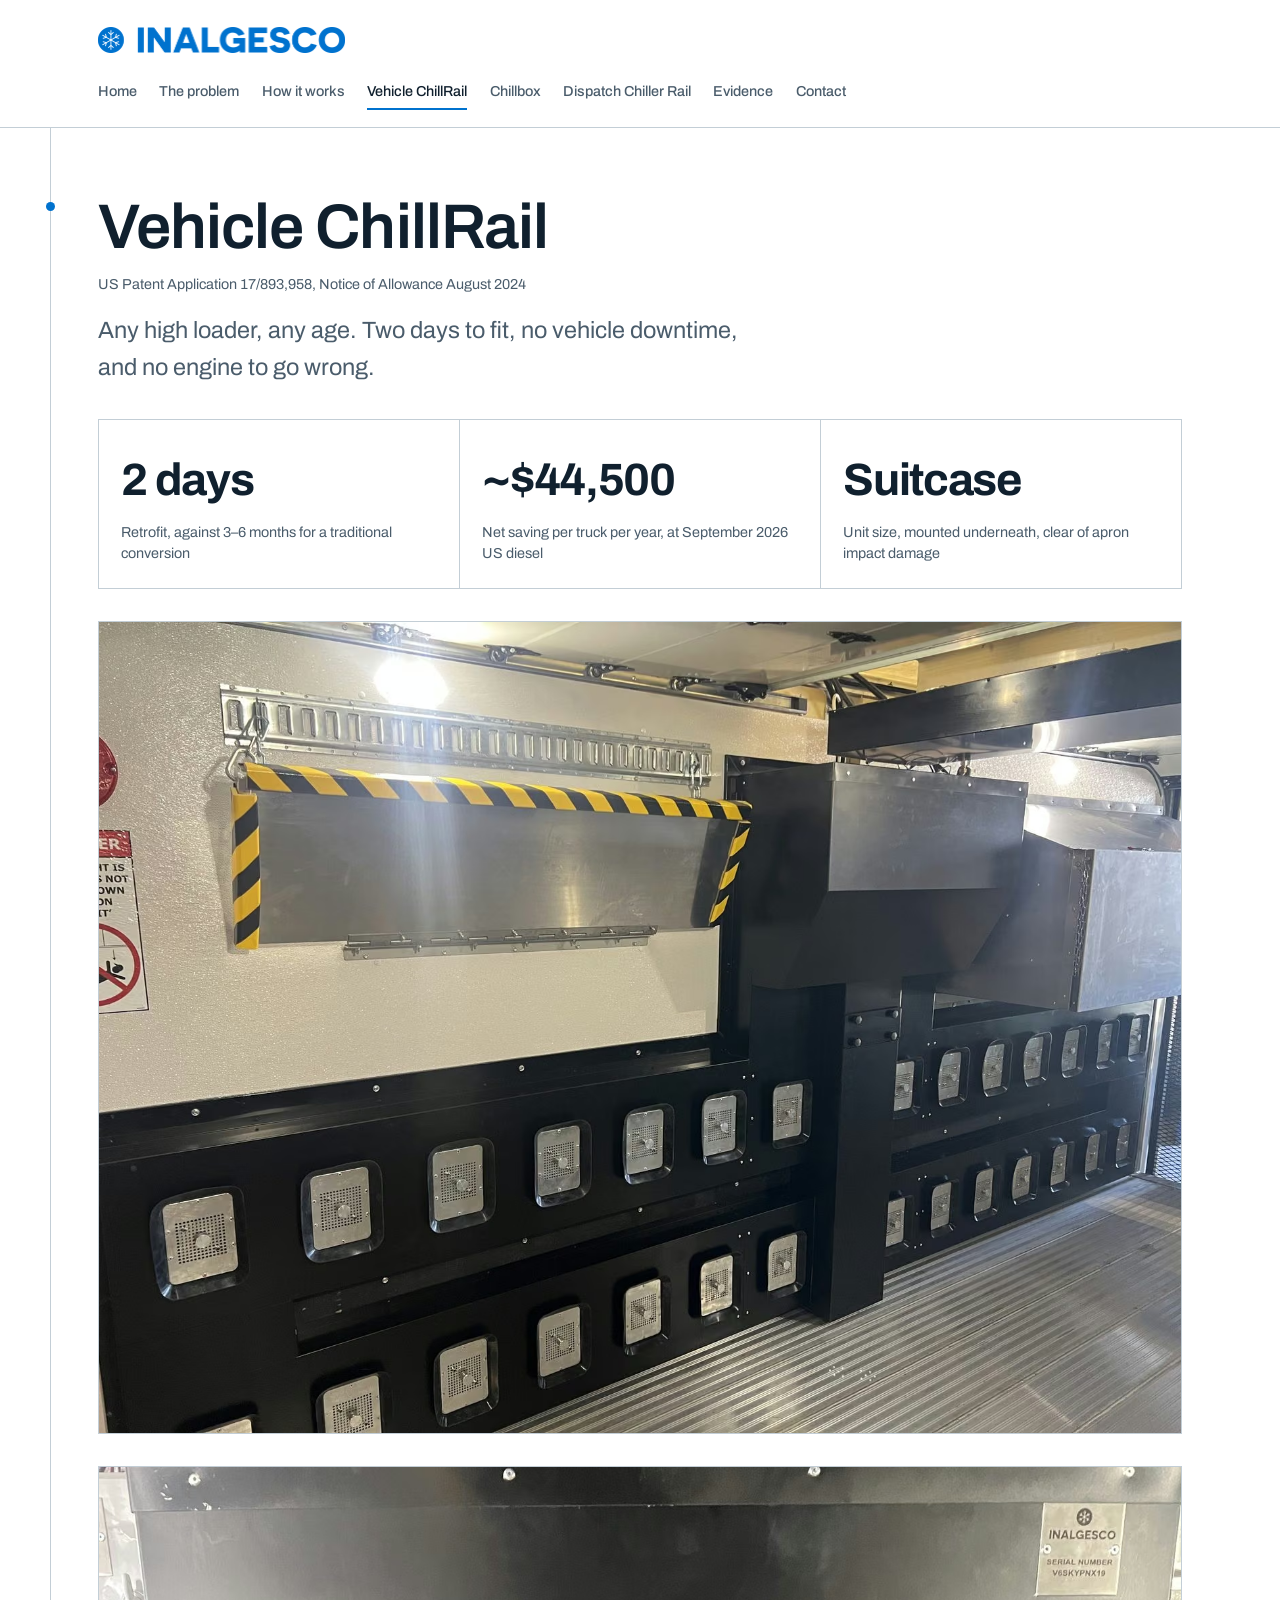
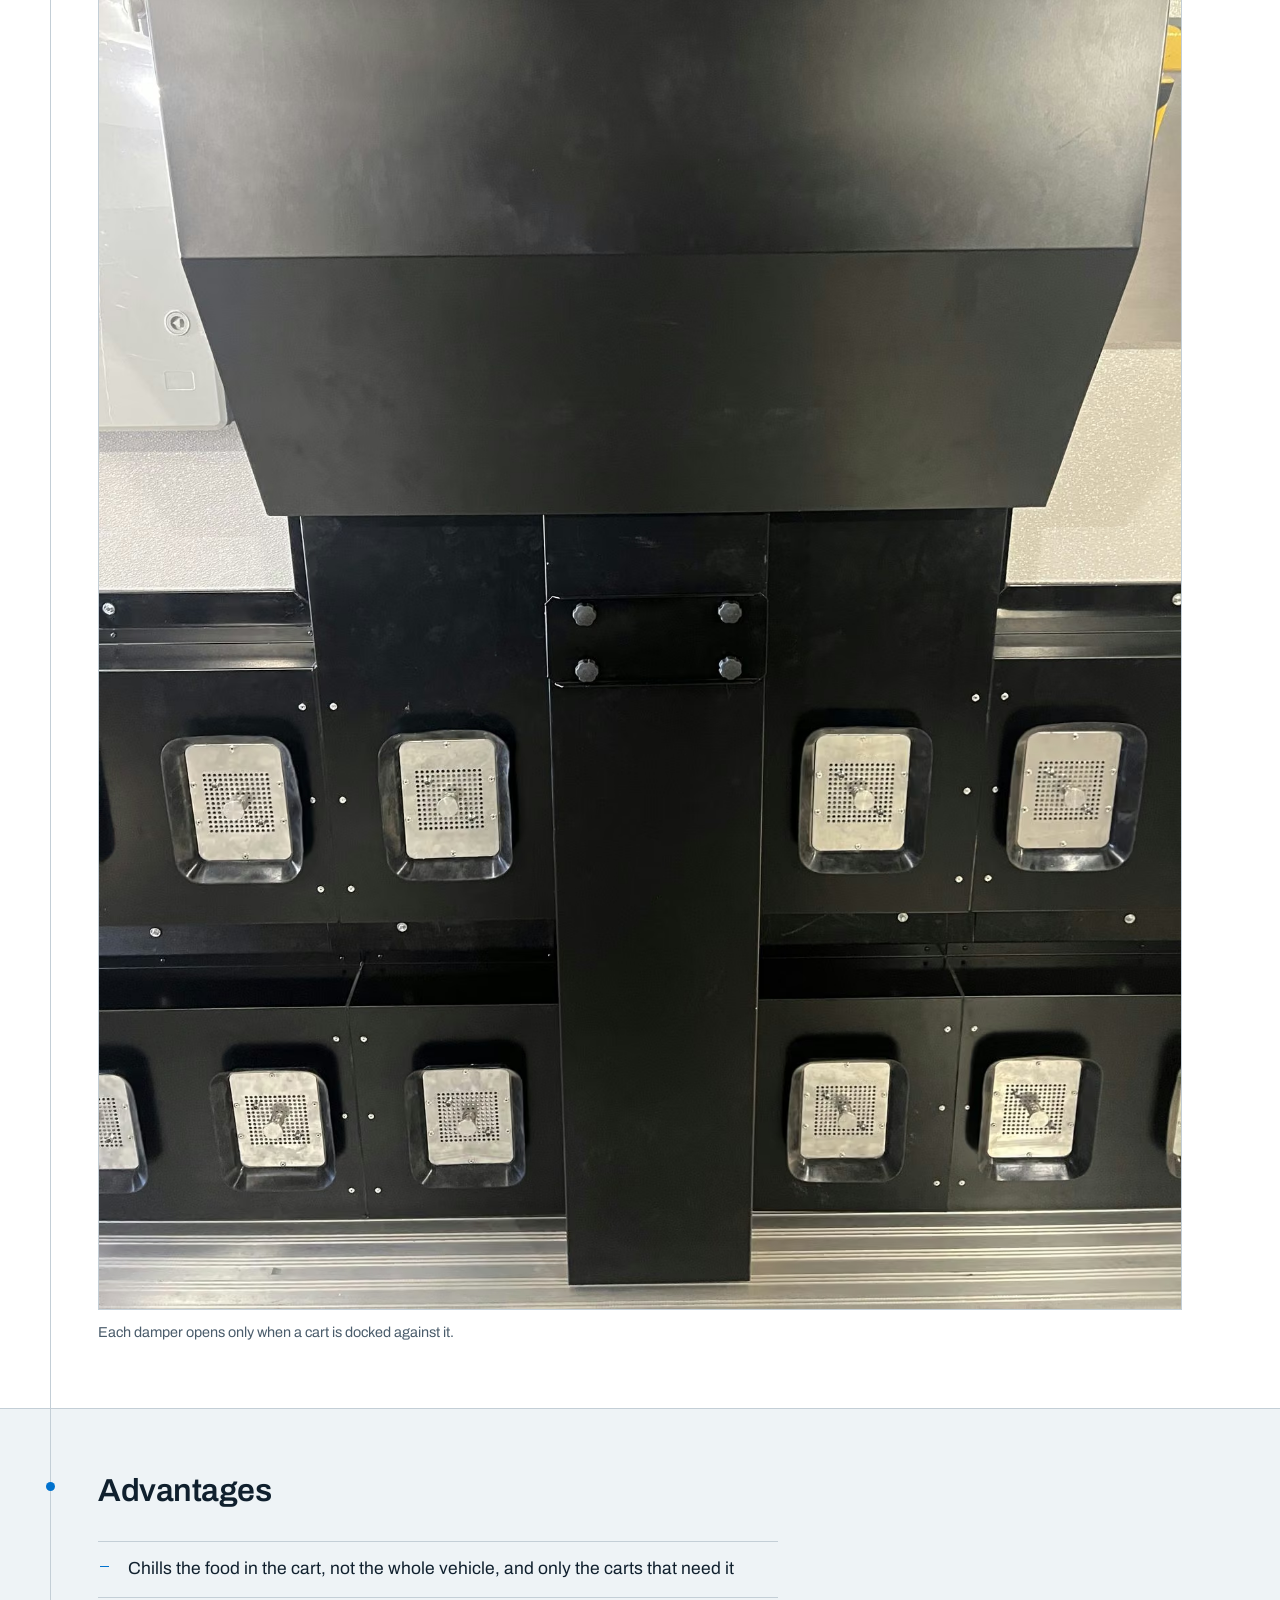
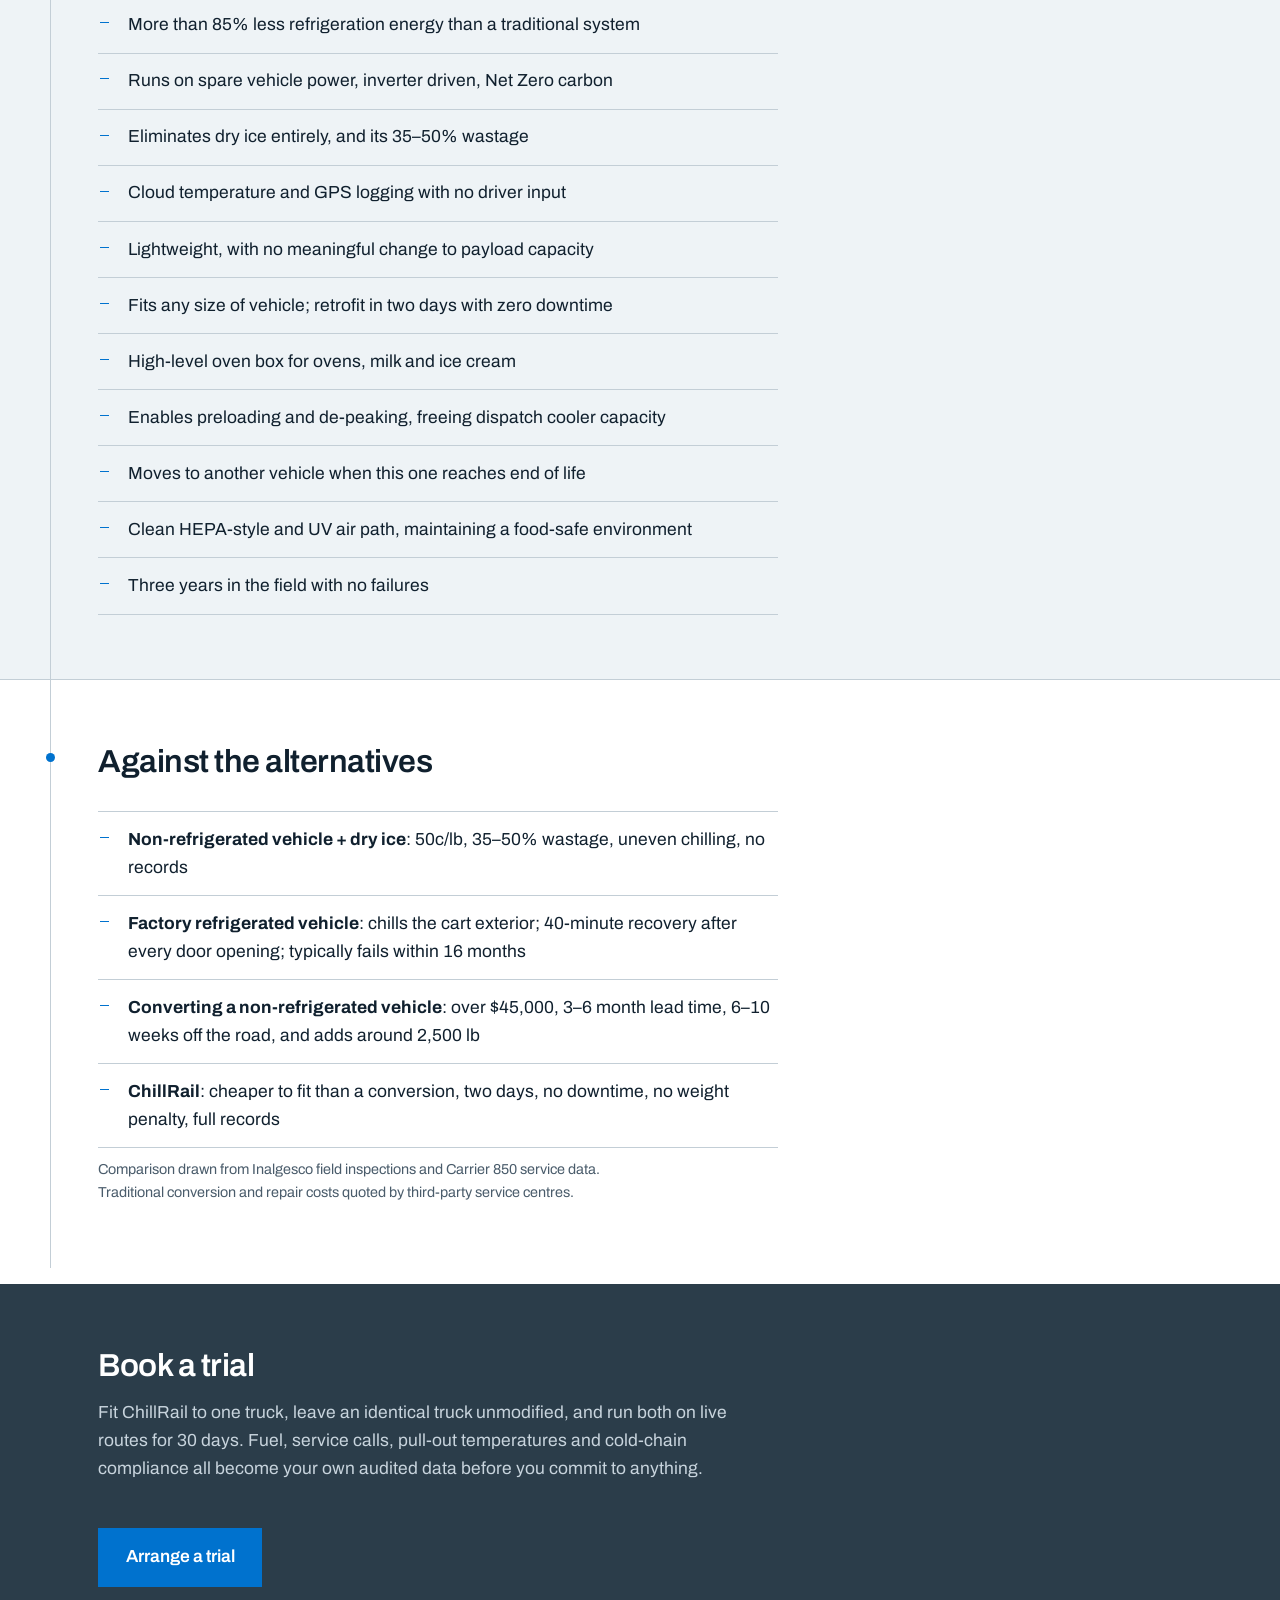
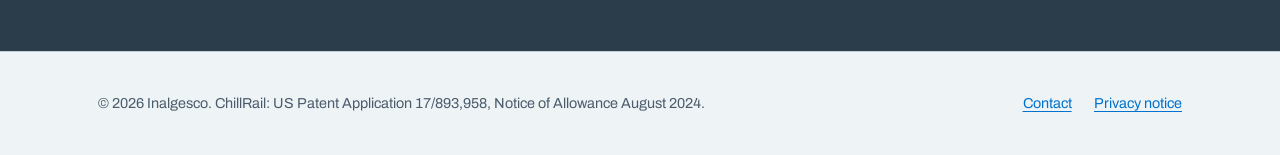
<file: vehicle-chillrail.html>
<!DOCTYPE html>
<html lang="en-GB">
<head>
<meta charset="utf-8">
<meta name="viewport" content="width=device-width, initial-scale=1">
<title>Vehicle ChillRail: retrofit refrigeration for catering high loaders</title>
<meta name="description" content="Vehicle ChillRail retrofits to any catering high loader in two days with no downtime, eliminating the diesel reefer engine, dry ice and the payload penalty.">
<link rel="preconnect" href="https://fonts.googleapis.com">
<link rel="preconnect" href="https://fonts.gstatic.com" crossorigin>
<link href="https://fonts.googleapis.com/css2?family=Archivo:wght@400;500;600;700&display=swap" rel="stylesheet">
<link rel="icon" href="favicon-32.png" sizes="32x32">
<link rel="apple-touch-icon" href="favicon-180.png">
<link rel="stylesheet" href="styles.css?v=20260923135643">
</head>
<body>

<a class="skip" href="#main">Skip to main content</a>

<header class="masthead">
  <div class="wrap masthead__inner">
    <a class="logo" href="index.html">
      <img src="inalgesco-logo.png" alt="Inalgesco" width="989" height="104">
    </a>
        <button class="nav-toggle" type="button" aria-expanded="false"
            aria-controls="site-nav" aria-label="Menu">
      <span></span><span></span><span></span>
    </button>
    <nav class="nav" id="site-nav" aria-label="Main">
      <ul>
        <li><a href="index.html">Home</a></li>
        <li><a href="the-problem.html">The problem</a></li>
        <li><a href="how-it-works.html">How it works</a></li>
        <li><a href="vehicle-chillrail.html" aria-current="page">Vehicle ChillRail</a></li>
        <li><a href="dispatch-chillrail.html">Chillbox</a></li>
        <li><a href="dispatch-chiller-rail.html">Dispatch Chiller Rail</a></li>
        <li><a href="evidence.html">Evidence</a></li>
        <li><a href="contact.html">Contact</a></li>
      </ul>
    </nav>
  </div>
</header>

<main id="main">

  <section class="rail-section">
    <div class="wrap">
      <span class="rail-mark"></span>
      <h1>Vehicle ChillRail</h1>
      <p class="patent">US Patent Application 17/893,958, Notice of Allowance August 2024</p>
      <p class="lede">Any high loader, any age. Two days to fit, no vehicle downtime, and no engine to go wrong.</p>
      <div class="figures">
        <div class="figure"><span class="figure__value">2 days</span><span class="figure__label">Retrofit, against 3&ndash;6 months for a traditional conversion</span></div>
        <div class="figure"><span class="figure__value">~$44,500</span><span class="figure__label">Net saving per truck per year, at September 2026 US diesel</span></div>
        <div class="figure"><span class="figure__value">Suitcase</span><span class="figure__label">Unit size, mounted underneath, clear of apron impact damage</span></div>
      </div>
      <figure class="shot">
        <picture>
          <source type="image/avif" srcset="chillrail-damper-run-480.avif 480w, chillrail-damper-run-960.avif 960w, chillrail-damper-run-1600.avif 1600w" sizes="(min-width: 1180px) 1100px, 92vw">
          <source type="image/webp" srcset="chillrail-damper-run-480.webp 480w, chillrail-damper-run-960.webp 960w, chillrail-damper-run-1600.webp 1600w" sizes="(min-width: 1180px) 1100px, 92vw">
          <img src="chillrail-damper-run.jpg" srcset="chillrail-damper-run-480.jpg 480w, chillrail-damper-run-960.jpg 960w, chillrail-damper-run-1600.jpg 1600w" sizes="(min-width: 1180px) 1100px, 92vw" width="1600" height="1200" alt="ChillRail fitted the full length of a catering high loader interior, showing two rows of cart-operated dampers and the hinged access panel above" loading="lazy">
        </picture>
      </figure>

      <figure class="shot">
        <picture>
          <source type="image/avif" srcset="chillrail-plenum-serial-480.avif 480w, chillrail-plenum-serial-960.avif 960w, chillrail-plenum-serial-1600.avif 1600w" sizes="(min-width: 1180px) 1100px, 92vw">
          <source type="image/webp" srcset="chillrail-plenum-serial-480.webp 480w, chillrail-plenum-serial-960.webp 960w, chillrail-plenum-serial-1600.webp 1600w" sizes="(min-width: 1180px) 1100px, 92vw">
          <img src="chillrail-plenum-serial.jpg" srcset="chillrail-plenum-serial-480.jpg 480w, chillrail-plenum-serial-960.jpg 960w, chillrail-plenum-serial-1600.jpg 1600w" sizes="(min-width: 1180px) 1100px, 92vw" width="1600" height="2133" alt="Close view of the ChillRail plenum drop feeding the rail, with cart-operated dampers either side" loading="lazy">
        </picture>
        <figcaption>Each damper opens only when a cart is docked against it.</figcaption>
      </figure>

    </div>
  </section>

  <section class="rail-section band-frost">
    <div class="wrap">
      <span class="rail-mark"></span>
      <h2>Advantages</h2>
      <ul class="benefits">
        <li>Chills the food in the cart, not the whole vehicle, and only the carts that need it</li>
        <li>More than 85% less refrigeration energy than a traditional system</li>
        <li>Runs on spare vehicle power, inverter driven, Net Zero carbon</li>
        <li>Eliminates dry ice entirely, and its 35&ndash;50% wastage</li>
        <li>Cloud temperature and GPS logging with no driver input</li>
        <li>Lightweight, with no meaningful change to payload capacity</li>
        <li>Fits any size of vehicle; retrofit in two days with zero downtime</li>
        <li>High-level oven box for ovens, milk and ice cream</li>
        <li>Enables preloading and de-peaking, freeing dispatch cooler capacity</li>
        <li>Moves to another vehicle when this one reaches end of life</li>
        <li>Clean HEPA-style and UV air path, maintaining a food-safe environment</li>
        <li>Three years in the field with no failures</li>
      </ul>
    </div>
  </section>

  <section class="rail-section">
    <div class="wrap">
      <span class="rail-mark"></span>
      <h2>Against the alternatives</h2>
      <ul class="benefits">
        <li><strong>Non-refrigerated vehicle + dry ice</strong>: 50c/lb, 35&ndash;50% wastage, uneven chilling, no records</li>
        <li><strong>Factory refrigerated vehicle</strong>: chills the cart exterior; 40-minute recovery after every door opening; typically fails within 16 months</li>
        <li><strong>Converting a non-refrigerated vehicle</strong>: over $45,000, 3&ndash;6 month lead time, 6&ndash;10 weeks off the road, and adds around 2,500 lb</li>
        <li><strong>ChillRail</strong>: cheaper to fit than a conversion, two days, no downtime, no weight penalty, full records</li>
      </ul>
      <p class="patent">Comparison drawn from Inalgesco field inspections and Carrier 850 service data. Traditional conversion and repair costs quoted by third-party service centres.</p>
    </div>
  </section>

  <section class="cta-band">
    <div class="wrap">
      <h2>Book a trial</h2>
      <p>Fit ChillRail to one truck, leave an identical truck unmodified, and run both on live routes for 30 days. Fuel, service calls, pull-out temperatures and cold-chain compliance all become your own audited data before you commit to anything.</p>
      <a class="button" href="contact.html">Arrange a trial</a>
    </div>
  </section>

</main>

<footer class="footer">
  <div class="wrap footer__inner">
    <p>&copy; 2026 Inalgesco. ChillRail: US Patent Application 17/893,958, Notice of Allowance August 2024.</p>
    <ul>
      <li><a href="contact.html">Contact</a></li>
      <li><a href="privacy.html">Privacy notice</a></li>
    </ul>
  </div>
</footer>

<script>
/* Visitor measurement. No cookies, and nothing is stored on your device.
   Sends page, referrer, timestamps, and session ID to our own server; see privacy.html. */
(function(){try{
  var sid = sessionStorage.getItem("_vsid");
  if (!sid) {
    sid = "v" + Math.random().toString(36).substr(2, 9) + Date.now();
    sessionStorage.setItem("_vsid", sid);
  }
  var arrival = parseInt(sessionStorage.getItem("_arrived") || Date.now());
  var now = Date.now();
  var d = JSON.stringify({
    p: location.pathname,
    t: document.title,
    r: document.referrer,
    s: sid,
    at: Math.floor(now / 1000),
    ad: arrival
  });
  navigator.sendBeacon("https://berkeleyhome.net/ingest/visit", new Blob([d], {type:"text/plain"}));
  sessionStorage.setItem("_arrived", now);
  
  window.addEventListener("beforeunload", function() {
    var left = Date.now();
    var beacon = JSON.stringify({
      p: location.pathname,
      s: sid,
      left: Math.floor(left / 1000)
    });
    navigator.sendBeacon("https://berkeleyhome.net/ingest/visit", new Blob([beacon], {type:"text/plain"}));
  });
}catch(e){}})();
</script><script src="nav.js?v=20260923135643"></script>
</body>
</html>
</file>
<file: styles.css>
/* ==========================================================================
   Inalgesco — stylesheet
   Palette, type and layout tokens live here. Change a value once and it
   updates across every page.
   ========================================================================== */

:root {
  /* Colour ---------------------------------------------------------------
     Cold-chain palette taken off the existing brand blue. */
  --ink:        #10202e;   /* primary text — deep cold slate            */
  --ink-soft:   #4a5c6b;   /* secondary text                            */
  --rail:       #c3ced6;   /* the rail line and hairline rules          */
  --frost:      #eef3f6;   /* page tint / alternating band              */
  --white:      #ffffff;
  --brand:      #0072ce;   /* Inalgesco blue — sampled from the logo    */
  --brand-dark: #00569b;   /* hover / pressed                           */
  --steel:      #2b3d4a;   /* footer, dark band                         */

  /* Motion ---------------------------------------------------------------
     The built-in CSS easings are too weak to read as deliberate. These are
     the only two curves on the site; do not hand-roll another. */
  --ease-out:    cubic-bezier(0.23, 1, 0.32, 1);     /* entering and exiting */
  --ease-drawer: cubic-bezier(0.32, 0.72, 0, 1);     /* panels opening       */

  /* Type ---------------------------------------------------------------- */
  --font: "Archivo", "Helvetica Neue", Arial, sans-serif;

  /* Scale — 1.25 ratio, tabular figures for the data points ------------- */
  --step--1: clamp(0.83rem, 0.8rem + 0.15vw, 0.9rem);
  --step-0:  clamp(1rem, 0.96rem + 0.2vw, 1.09rem);
  --step-1:  clamp(1.25rem, 1.15rem + 0.4vw, 1.5rem);
  --step-2:  clamp(1.55rem, 1.35rem + 0.8vw, 2.1rem);
  --step-3:  clamp(1.95rem, 1.55rem + 1.6vw, 2.9rem);
  --step-4:  clamp(2.4rem, 1.7rem + 2.8vw, 4rem);

  /* Layout -------------------------------------------------------------- */
  --measure: 68ch;         /* max line length for body copy             */
  --page:    1180px;
  --gutter:  clamp(1.25rem, 4vw, 3rem);
  --section-pad: clamp(2.5rem, 5vw, 4rem);   /* one vertical rhythm for every section */
}

/* Reset ------------------------------------------------------------------ */
*, *::before, *::after { box-sizing: border-box; }

html { -webkit-text-size-adjust: 100%; }

body {
  margin: 0;
  font-family: var(--font);
  font-size: var(--step-0);
  line-height: 1.6;
  color: var(--ink);
  background: var(--white);
  font-variant-numeric: tabular-nums;
}

img { max-width: 100%; height: auto; display: block; }

h1, h2, h3 { line-height: 1.12; margin: 0; font-weight: 600; letter-spacing: -0.015em; text-wrap: balance; }
h1 { font-size: var(--step-4); }
h2 { font-size: var(--step-2); }   /* 64 / 46 / 33 / 24 / 17: title, key figures, section, subhead, body */
h3 { font-size: var(--step-1); }

p { margin: 0 0 1.1em; max-width: var(--measure); }

a { color: var(--brand); text-decoration-thickness: 1px; text-underline-offset: 0.18em; }
a:hover { color: var(--brand-dark); }

:focus-visible {
  outline: 3px solid var(--brand);
  outline-offset: 3px;
}

/* Skip link -------------------------------------------------------------- */
.skip {
  position: absolute; left: -9999px;
  background: var(--ink); color: var(--white);
  padding: 0.7rem 1rem; z-index: 100;
}
.skip:focus { left: 1rem; top: 1rem; }

/* Shell ------------------------------------------------------------------ */
.wrap {
  width: 100%;
  max-width: var(--page);
  margin-inline: auto;
  padding-inline: var(--gutter);
}

/* ==========================================================================
   Header + navigation
   ========================================================================== */

.masthead {
  border-bottom: 1px solid var(--rail);
  background: var(--white);
  position: sticky; top: 0; z-index: 50;
}

.masthead__inner {
  /* Always stacked: logo on its own line, nav beneath it. Deliberately not a
     wrapping row - that made the header flip between one and two lines
     depending on how long the menu labels happened to be. */
  display: flex;
  flex-direction: column;
  align-items: flex-start;
  gap: 0.85rem;
  padding-block: 1.1rem;
}

.logo {
  display: inline-flex;
  align-items: center;
  text-decoration: none;
}
.logo img {
  display: block;
  height: 22px;          /* the lockup is wide; keep it modest beside the nav */
  width: auto;
}
.logo img { transition: opacity 150ms var(--ease-out); }
@media (hover: hover) and (pointer: fine) {
  .logo:hover img { opacity: 0.82; }
}

/* Nav ------------------------------------------------------------------- */
.nav ul {
  display: flex;
  flex-wrap: wrap;
  gap: 0.25rem 1.4rem;
  margin: 0; padding: 0;
  list-style: none;
}

.nav a {
  transition: color 150ms var(--ease-out), border-bottom-color 150ms var(--ease-out);
  display: inline-block;
  padding: 0.3rem 0;
  font-size: var(--step--1);
  font-weight: 500;
  color: var(--ink-soft);
  text-decoration: none;
  border-bottom: 2px solid transparent;
}
@media (hover: hover) and (pointer: fine) {
  .nav a:hover { color: var(--ink); border-bottom-color: var(--rail); }
}

/* Current page marker */
.nav a[aria-current="page"] {
  color: var(--ink);
  border-bottom-color: var(--brand);
}

/* ==========================================================================
   The rail — the through-line motif.
   A single hairline runs down the page; section markers sit on it.
   ========================================================================== */

.rail-section {
  position: relative;
  padding-block: var(--section-pad);
}

/* Hidden by default; the spine only appears when there's gutter room. */
.rail-mark { display: none; }

@media (min-width: 60rem) {
  /* Spine and marks are both positioned against .wrap so they stay in
     alignment at any viewport width. The spine sits in the wrap's own
     left padding, clear of the text column. */
  .rail-section > .wrap {
    position: relative;
  }

  .rail-section > .wrap::before {
    content: "";
    position: absolute;
    left: 0;
    top: calc(var(--section-pad) * -1);
    bottom: calc(var(--section-pad) * -1);
    width: 1px;
    background: var(--rail);
  }

  /* the tap-off point where a cart draws air off the rail */
  .rail-section > .wrap > .rail-mark {
    display: block;
    position: absolute;
    left: -4px;
    top: 0.55em;
    width: 9px; height: 9px;
    background: var(--brand);
    border-radius: 50%;
  }
}

/* ==========================================================================
   Hero
   ========================================================================== */

.hero {
  background: var(--frost);
  border-bottom: 1px solid var(--rail);
  padding-block: clamp(3rem, 7vw, 5.5rem);
}

.hero h1 {
  max-width: 24ch;
  font-weight: 700;
}

.hero__lede {
  font-size: var(--step-1);
  color: var(--ink-soft);
  max-width: 46ch;
  margin-top: 1.4rem;
}

/* Hero holds the headline left and a temperature read-out right, so the
   space beside the headline carries information instead of sitting empty. */
@media (min-width: 62rem) {
  .hero__inner {
    display: grid;
    grid-template-columns: minmax(0, 7fr) minmax(0, 4fr);
    gap: 3.5rem;
    align-items: end;
  }
}

.readout {
  border-top: 3px solid var(--brand);
  padding-top: 1.1rem;
}
.readout dl { margin: 0; }
.readout div {
  display: flex;
  justify-content: space-between;
  gap: 1.5rem;
  padding: 0.6rem 0;
  border-bottom: 1px solid var(--rail);
}
.readout dt {
  font-size: var(--step--1);
  color: var(--ink-soft);
}
.readout dd {
  margin: 0;
  font-weight: 600;
  white-space: nowrap;
}

.hero__meaning {
  margin-top: 2.5rem;
  padding-top: 1.4rem;
  border-top: 1px solid var(--rail);
  font-size: var(--step--1);
  color: var(--ink-soft);
  max-width: 40ch;
}
.hero__meaning b { color: var(--ink); font-weight: 600; }

/* ==========================================================================
   Figure blocks — the real numbers get room to breathe
   ========================================================================== */

.figures {
  display: grid;
  grid-template-columns: repeat(auto-fit, minmax(13rem, 1fr));
  gap: 1px;
  margin: 2rem 0 0;
  background: var(--rail);
  border: 1px solid var(--rail);
}

.figure {
  background: var(--white);
  padding: 1.5rem 1.4rem;
}

.figure__value {
  display: block;
  font-size: var(--step-3);
  font-weight: 700;
  letter-spacing: -0.03em;
  color: var(--ink);
}

.figure__label {
  display: block;
  margin-top: 0.35rem;
  font-size: var(--step--1);
  color: var(--ink-soft);
  line-height: 1.45;
}

/* ==========================================================================
   Two-column content
   ========================================================================== */

.split {
  display: grid;
  gap: clamp(1.75rem, 4vw, 3.5rem);
}
@media (min-width: 52rem) {
  .split--halves { grid-template-columns: 1fr 1fr; }
  .split--lead   { grid-template-columns: minmax(0, 5fr) minmax(0, 7fr); }
}

/* ==========================================================================
   Cards for the two products
   ========================================================================== */

.products {
  display: grid;
  gap: 1.5rem;
  margin-top: 2rem;
}
@media (min-width: 52rem) {
  .products { grid-template-columns: 1fr 1fr; }
}

.product {
  border: 1px solid var(--rail);
  border-top: 3px solid var(--brand);
  padding: 1.75rem 1.6rem 1.9rem;
  display: flex;
  flex-direction: column;
}
.product h3 { margin-bottom: 0.7rem; }
.product p  { flex: 1; }

.product__link {
  align-self: start;
  font-weight: 600;
  font-size: var(--step--1);
}

/* ==========================================================================
   Advantage lists
   ========================================================================== */

.benefits {
  margin: 2rem 0 0;
  padding: 0;
  list-style: none;
  max-width: var(--measure);
}

.benefits li {
  position: relative;
  padding: 0.85rem 0 0.85rem 1.9rem;
  border-bottom: 1px solid var(--rail);
}
.benefits li:first-child { border-top: 1px solid var(--rail); }

/* small tap-off mark, echoing the rail */
.benefits li::before {
  content: "";
  position: absolute;
  left: 0.15rem; top: 1.42em;
  width: 0.55rem; height: 1px;
  background: var(--brand);
}

/* ==========================================================================
   People
   ========================================================================== */

.people {
  display: grid;
  gap: 1.5rem;
  margin-top: 2.5rem;
}
@media (min-width: 46rem) {
  .people { grid-template-columns: 1fr 1fr; }
}

.person {
  padding-top: 1.2rem;
  border-top: 3px solid var(--ink);
}
.person h3 { margin-bottom: 0.15rem; }

.person__years {
  font-size: var(--step--1);
  font-weight: 600;
  color: var(--brand);
  letter-spacing: 0.02em;
}
.person p { margin-top: 0.7rem; color: var(--ink-soft); }

/* ==========================================================================
   Call to action band
   ========================================================================== */

.cta-band {
  background: var(--steel);
  color: var(--white);
  padding-block: var(--section-pad);
}
.cta-band h2 { color: var(--white); }
.cta-band p  { color: #c8d4dd; margin-top: 1rem; }

.button {
  display: inline-block;
  margin-top: 1.6rem;
  padding: 0.85rem 1.6rem;
  background: var(--brand);
  color: var(--white);
  font-weight: 600;
  font-size: var(--step-0);
  text-decoration: none;
  border: 2px solid var(--brand);
}
/* Press feedback. scale() takes the label with it, which is what makes it
   read as a physical press rather than a colour flicker. :active needs no
   hover gating: it is a real press on touch. */
.button {
  transition:
    transform 140ms var(--ease-out),
    background-color 160ms var(--ease-out),
    color 160ms var(--ease-out),
    border-color 160ms var(--ease-out);
}
.button:active { transform: scale(0.97); }

@media (hover: hover) and (pointer: fine) {
  .button:hover {
    background: var(--white);
    color: var(--brand-dark);
    border-color: var(--white);
  }
}

.button--ghost {
  background: transparent;
  border-color: var(--rail);
  color: var(--ink);
}
.button--ghost:hover {
  background: var(--ink);
  border-color: var(--ink);
  color: var(--white);
}

/* ==========================================================================
   Contact form
   ========================================================================== */

.form {
  display: grid;
  gap: 1.1rem;
  max-width: 34rem;
  margin-top: 2rem;
}
@media (min-width: 40rem) { .logo img { height: 26px; }
  .form { grid-template-columns: 1fr 1fr; }
  .form .form__row--full { grid-column: 1 / -1; }
}

.form label {
  display: block;
  font-size: var(--step--1);
  font-weight: 600;
  margin-bottom: 0.35rem;
}

.form input,
.form textarea {
  width: 100%;
  font-family: inherit;
  font-size: var(--step-0);
  color: var(--ink);
  padding: 0.65rem 0.75rem;
  border: 1px solid var(--ink-soft);
  background: var(--white);
  border-radius: 0;
}
.form textarea { min-height: 8rem; resize: vertical; }

.form input:focus,
.form textarea:focus { border-color: var(--brand); }

.form__note {
  font-size: var(--step--1);
  color: var(--ink-soft);
  grid-column: 1 / -1;
  margin: 0;
}

/* ==========================================================================
   Footer
   ========================================================================== */

.footer {
  border-top: 1px solid var(--rail);
  background: var(--frost);
  padding-block: 2.5rem;
  font-size: var(--step--1);
  color: var(--ink-soft);
}

.footer__inner {
  display: flex;
  flex-wrap: wrap;
  gap: 1rem 2.5rem;
  justify-content: space-between;
  align-items: baseline;
}

.footer ul {
  display: flex; flex-wrap: wrap;
  gap: 0.4rem 1.4rem;
  margin: 0; padding: 0; list-style: none;
}
.footer p { margin: 0; max-width: none; }

/* ==========================================================================
   Utilities
   ========================================================================== */

.lede {
  font-size: var(--step-1);
  color: var(--ink-soft);
  max-width: 52ch;
}
.mt-0 { margin-top: 0; }
.eyebrow-none { }
.band-frost { background: var(--frost); border-block: 1px solid var(--rail); }
.patent {
  font-size: var(--step--1);
  color: var(--ink-soft);
  margin-top: 0.6rem;
}

/* Respect reduced motion ------------------------------------------------- */
@media (prefers-reduced-motion: reduce) {
  /* Fewer and gentler, not off.
     Colour and opacity stay: they carry meaning and nothing travels.
     Anything that moves or resizes arrives instantly instead, but the END
     STATE is left alone, so an open menu still reads as open and the button
     still becomes a cross. Removing the transform along with the transition
     would delete the state indication together with the motion, which is the
     usual way this media query does more harm than good.

     There is deliberately no blanket rule here. The site has no keyframe
     animations and no smooth scrolling, so `* { animation: none }` would
     override nothing while hiding which motion is actually being reconsidered. */

  /* The menu opens at full height at once, and still fades so the change is
     noticed. Height is dropped from the transition rather than shortened. */
  .nav ul            { transition: opacity 140ms linear, visibility 0s linear 140ms; }
  .nav.is-open ul    { transition: opacity 180ms linear, visibility 0s; }

  /* The panel and the markers change state without travelling to it. */
  .calc__own::details-content,
  .calc__own summary::before,
  .nav-toggle span   { transition: none; }

  /* Press feedback survives as colour, since a 3% shrink is the movement and
     the acknowledgement is the point. White on brand-dark is 7.5:1. */
  .button:active {
    transform: none;
    background: var(--brand-dark);
    border-color: var(--brand-dark);
    color: var(--white);
  }
}



/* ==========================================================================
   Figures — photographs and diagrams
   ========================================================================== */

.shot { margin: 2rem 0 0; max-width: 100%; }
.shot img, .shot video { width: 100%; height: auto; display: block; border: 1px solid var(--rail); background: var(--frost); }
.shot figcaption { margin-top: 0.65rem; font-size: var(--step--1); color: var(--ink-soft); max-width: 60ch; }
.shot--diagram img { background: var(--white); padding: 1.25rem; }
/* A portrait clip at full column width would be taller than the screen, so
   cap it and centre it. Landscape needs nothing: height auto already fits. */
.shot--portrait video { max-height: 80vh; width: auto; max-width: 100%; margin-inline: auto; }

.shots { display: grid; gap: 1.25rem; margin-top: 2rem; }
@media (min-width: 52rem) { .shots { grid-template-columns: 1fr 1fr; } .shots .shot { margin-top: 0; } }
@media (min-width: 62rem) { .split--lead .shot { margin-top: 0; } }


/* ==========================================================================
   Savings calculator (evidence page)
   ========================================================================== */
.calc { margin-top: 2rem; border: 1px solid var(--rail); border-top: 3px solid var(--brand); background: var(--white); padding: clamp(1.4rem, 3vw, 2.2rem); }
.calc h3 { margin: 0 0 0.4rem; }
.calc__intro { color: var(--ink-soft); margin: 0 0 1.6rem; }
.calc__grid { display: grid; gap: 2rem; }
@media (min-width: 52rem) { .calc__grid { grid-template-columns: minmax(0, 7fr) minmax(0, 5fr); align-items: start; } }
.calc__field { display: grid; grid-template-columns: 1fr auto; align-items: baseline; gap: 0.3rem 1rem; padding: 0.9rem 0; border-bottom: 1px solid var(--rail); }
.calc__field:first-child { padding-top: 0; }
.calc__field label { font-size: var(--step--1); font-weight: 600; color: var(--ink); }
.calc__field output { font-weight: 700; font-variant-numeric: tabular-nums; color: var(--brand); }
.calc__field input[type="range"] { grid-column: 1 / -1; width: 100%; accent-color: var(--brand); margin: 0.35rem 0 0; }
.calc__result { background: var(--frost); border: 1px solid var(--rail); padding: 1.4rem; }
.calc__label { display: block; font-size: var(--step--1); color: var(--ink-soft); }
.calc__total { display: block; font-size: var(--step-3); font-weight: 700; letter-spacing: -0.03em; color: var(--ink); font-variant-numeric: tabular-nums; margin: 0.2rem 0 1rem; }
.calc__breakdown { margin: 0; }
.calc__breakdown div { display: flex; justify-content: space-between; gap: 1rem; padding: 0.5rem 0; border-top: 1px solid var(--rail); }
.calc__breakdown dt { font-size: var(--step--1); color: var(--ink-soft); }
.calc__breakdown dd { margin: 0; font-weight: 600; font-variant-numeric: tabular-nums; }
.calc__note { font-size: var(--step--1); color: var(--ink-soft); margin: 1.4rem 0 0; max-width: 70ch; }
.calc__field select { font: inherit; font-size: var(--step--1); color: var(--ink); background: var(--white); border: 1px solid var(--ink-soft); padding: 0.4rem 0.55rem; }
.calc__price { display: inline-flex; align-items: center; gap: 0.2rem; font-weight: 700; color: var(--brand); font-variant-numeric: tabular-nums; }
.calc__price input { width: 6rem; font: inherit; font-weight: 700; color: var(--brand); background: var(--white); border: 1px solid var(--rail); padding: 0.2rem 0.4rem; text-align: right; font-variant-numeric: tabular-nums; }
.calc__hint { grid-column: 1 / -1; font-size: var(--step--1); color: var(--ink-soft); }
.calc__own { padding-top: 0.9rem; }
.calc__own summary { cursor: pointer; font-size: var(--step--1); font-weight: 600; color: var(--brand); }
.calc__own-grid { display: grid; grid-template-columns: 1fr auto; align-items: center; gap: 0.6rem 1rem; margin-top: 0.9rem; }
.calc__own-grid label { font-size: var(--step--1); color: var(--ink); }

/* Home-page variant: same calculator, lighter weight so it sits in the flow */
.calc--quiet { border-top: 1px solid var(--rail); }
.calc--quiet .calc__total { font-size: var(--step-2); }

/* Collapsible menu ------------------------------------------------------
   Eight links wrapped onto three rows on a phone, 107px of menu before any
   content, on every page. Collapsed by default and opened by the button;
   the row layout returns at 46rem where it fits on one line. */
.nav-toggle {
  position: absolute; top: 0.9rem; right: 0;
  display: inline-flex; flex-direction: column; justify-content: center;
  gap: 5px;
  width: 44px; height: 44px;          /* the touch-target minimum */
  padding: 0 10px;
  background: none; border: 0; cursor: pointer;
}
.nav-toggle span {
  display: block; height: 2px; width: 100%;
  background: var(--ink); border-radius: 2px;
  transition: transform 180ms var(--ease-out), opacity 180ms var(--ease-out);
}
.nav-toggle[aria-expanded="true"] span:nth-child(1) { transform: translateY(7px) rotate(45deg); }
.nav-toggle[aria-expanded="true"] span:nth-child(2) { opacity: 0; }
.nav-toggle[aria-expanded="true"] span:nth-child(3) { transform: translateY(-7px) rotate(-45deg); }

.masthead__inner { position: relative; }

/* display cannot be transitioned, so the list is never hidden with it.
   Height is measured in nav.js and set in pixels: grid 0fr/1fr looked
   tidier but would not resolve a row height here, and an accordion is the
   one case where height is the honest property - there is no transform
   that opens a panel. visibility keeps the links out of the tab order
   while shut, delayed on the way closed so it waits for the collapse. */
.nav { width: 100%; }
.nav ul {
  display: flex; flex-direction: column; gap: 0;
  width: 100%;
  height: 0; overflow: hidden;
  opacity: 0; visibility: hidden;
  transition:
    height 200ms var(--ease-out),
    opacity 140ms var(--ease-out),
    visibility 0s linear 200ms;
}
.nav.is-open ul {
  opacity: 1; visibility: visible;
  transition:
    height 200ms var(--ease-out),
    opacity 180ms var(--ease-out),
    visibility 0s;
}
.nav li { border-top: 1px solid var(--rail); }
.nav li:first-child { border-top: 0; }
.nav a { display: block; padding: 0.78rem 0; }   /* 44px tall rows */

@media (min-width: 46rem) {
  .nav-toggle { display: none; }
  .nav { width: auto; }
  .nav ul,
  .nav.is-open ul {
    display: flex; flex-direction: row; flex-wrap: wrap;
    gap: 0.25rem 1.4rem; width: auto;
    height: auto; overflow: visible;
    opacity: 1; visibility: visible; transition: none;
  }
  .nav li, .nav.is-open li { border-top: 0; }
  .nav a, .nav.is-open a { display: inline-block; padding: 0.3rem 0; }
}

/* Sliders were 16px tall, well under the 44px a fingertip needs. The track
   stays slim; only the thumb and the hit area grow. */
#savings-calculator input[type="range"] {
  height: 44px;
  background: transparent;
  -webkit-appearance: none; appearance: none;
}
#savings-calculator input[type="range"]::-webkit-slider-runnable-track {
  height: 4px; border-radius: 2px; background: var(--rail);
}
#savings-calculator input[type="range"]::-moz-range-track {
  height: 4px; border-radius: 2px; background: var(--rail);
}
#savings-calculator input[type="range"]::-webkit-slider-thumb {
  -webkit-appearance: none; appearance: none;
  width: 26px; height: 26px; margin-top: -11px;
  border-radius: 50%; border: 0; background: var(--brand); cursor: pointer;
}
#savings-calculator input[type="range"]::-moz-range-thumb {
  width: 26px; height: 26px;
  border-radius: 50%; border: 0; background: var(--brand); cursor: pointer;
}

/* Hero: something to do, and something to look at ------------------------
   The only call to action used to sit five screens down, and the first screen
   of a site selling a physical system carried no picture of it. */
.hero__actions {
  display: flex; flex-wrap: wrap; gap: 0.7rem;
  margin-top: 1.8rem;
}
.hero__actions .button { margin-top: 0; }

.hero__shot { margin: clamp(2.2rem, 5vw, 3.5rem) 0 0; }
.hero__shot img {
  display: block;
  width: 100%; height: auto;      /* the whole frame, never cropped */
  border: 1px solid var(--rail);
}
.hero__shot figcaption {
  margin-top: 0.7rem;
  font-size: var(--step--1);
  color: var(--ink-soft);
}

/* The currency, stated where the number is read. Switching region changes the
   unit of account, and comparing a pound total with a dollar one is the
   easiest mistake this calculator can invite. */
.calc__cur-inline {
  display: block;
  margin-top: 0.25rem;
  font-size: var(--step--1);
  color: var(--ink-soft);
}

/* "Use your own costs" ---------------------------------------------------
   A native <details> snaps open, teleporting six inputs into the layout.
   ::details-content with calc-size() animates the real height without JS
   measurement. Both are recent, so this is wrapped in @supports: where it
   is unsupported the panel simply snaps, which is today's behaviour. */
@supports (interpolate-size: allow-keywords) or (height: calc-size(auto, size)) {
  .calc__own::details-content {
    block-size: 0;
    overflow: hidden;
    transition:
      block-size 240ms var(--ease-out),
      content-visibility 240ms allow-discrete;
  }
  .calc__own[open]::details-content { block-size: calc-size(auto, size); }
}

/* The marker turns to point at what it opened. */
.calc__own summary::marker { content: none; }
.calc__own summary::-webkit-details-marker { display: none; }
.calc__own summary::before {
  content: "";
  display: inline-block;
  width: 0; height: 0;
  margin-right: 0.5rem;
  border-left: 5px solid currentColor;
  border-top: 4px solid transparent;
  border-bottom: 4px solid transparent;
  transform-origin: 25% 50%;
  transition: transform 200ms var(--ease-out);
}
.calc__own[open] summary::before { transform: rotate(90deg); }

/* Touch targets -----------------------------------------------------------
   These all sat between 21px and 34px tall, under the 44px a fingertip
   needs. The visual size is unchanged in every case; only the area that
   accepts a tap grows, using padding so the label stays where it was. */
.product__link {
  padding-block: 0.75rem;     /* 21px of text -> 44px of target */
}
.calc__own summary {
  padding-block: 0.75rem;
}
.calc__field select,
.calc__price input,
.calc__own-grid input,
.form input,
.form textarea {
  min-height: 44px;
}
/* The lockup stays 22px; the link around it becomes tappable. */
.logo { min-height: 44px; }
</file>
